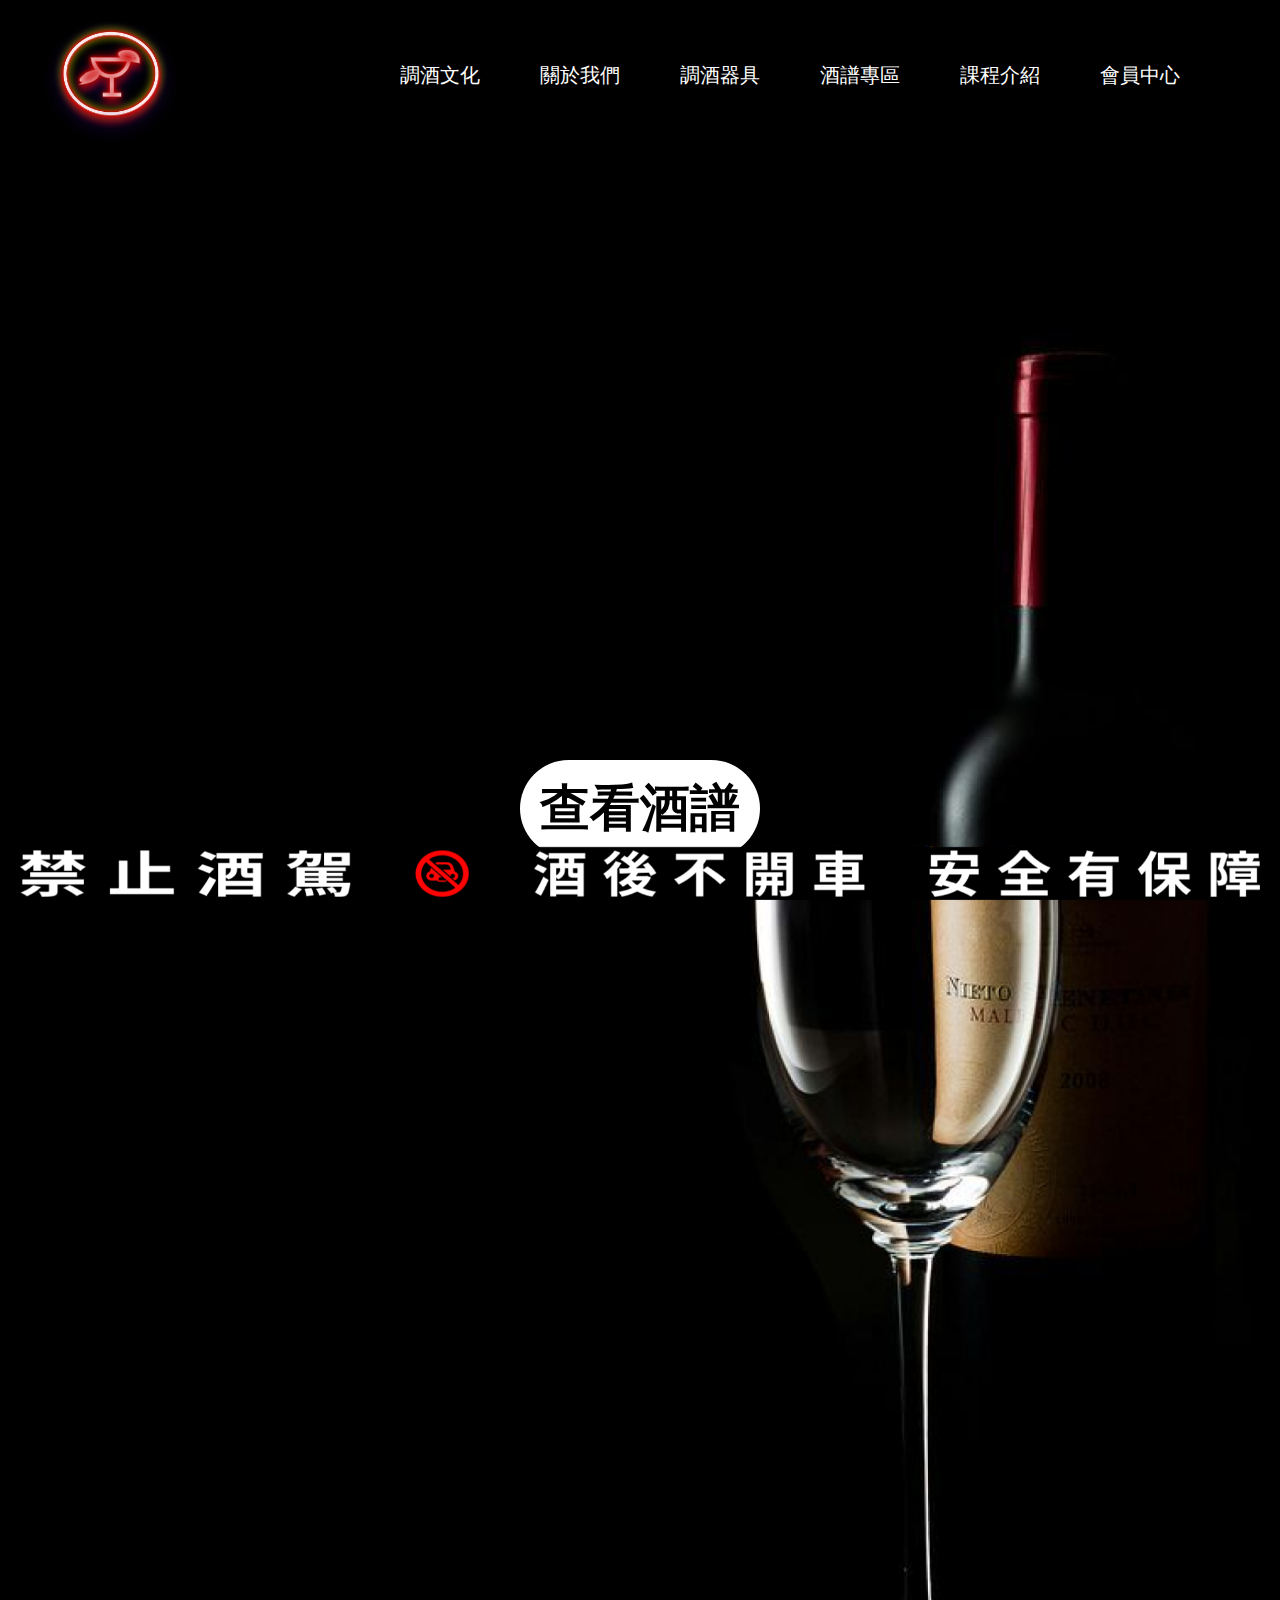
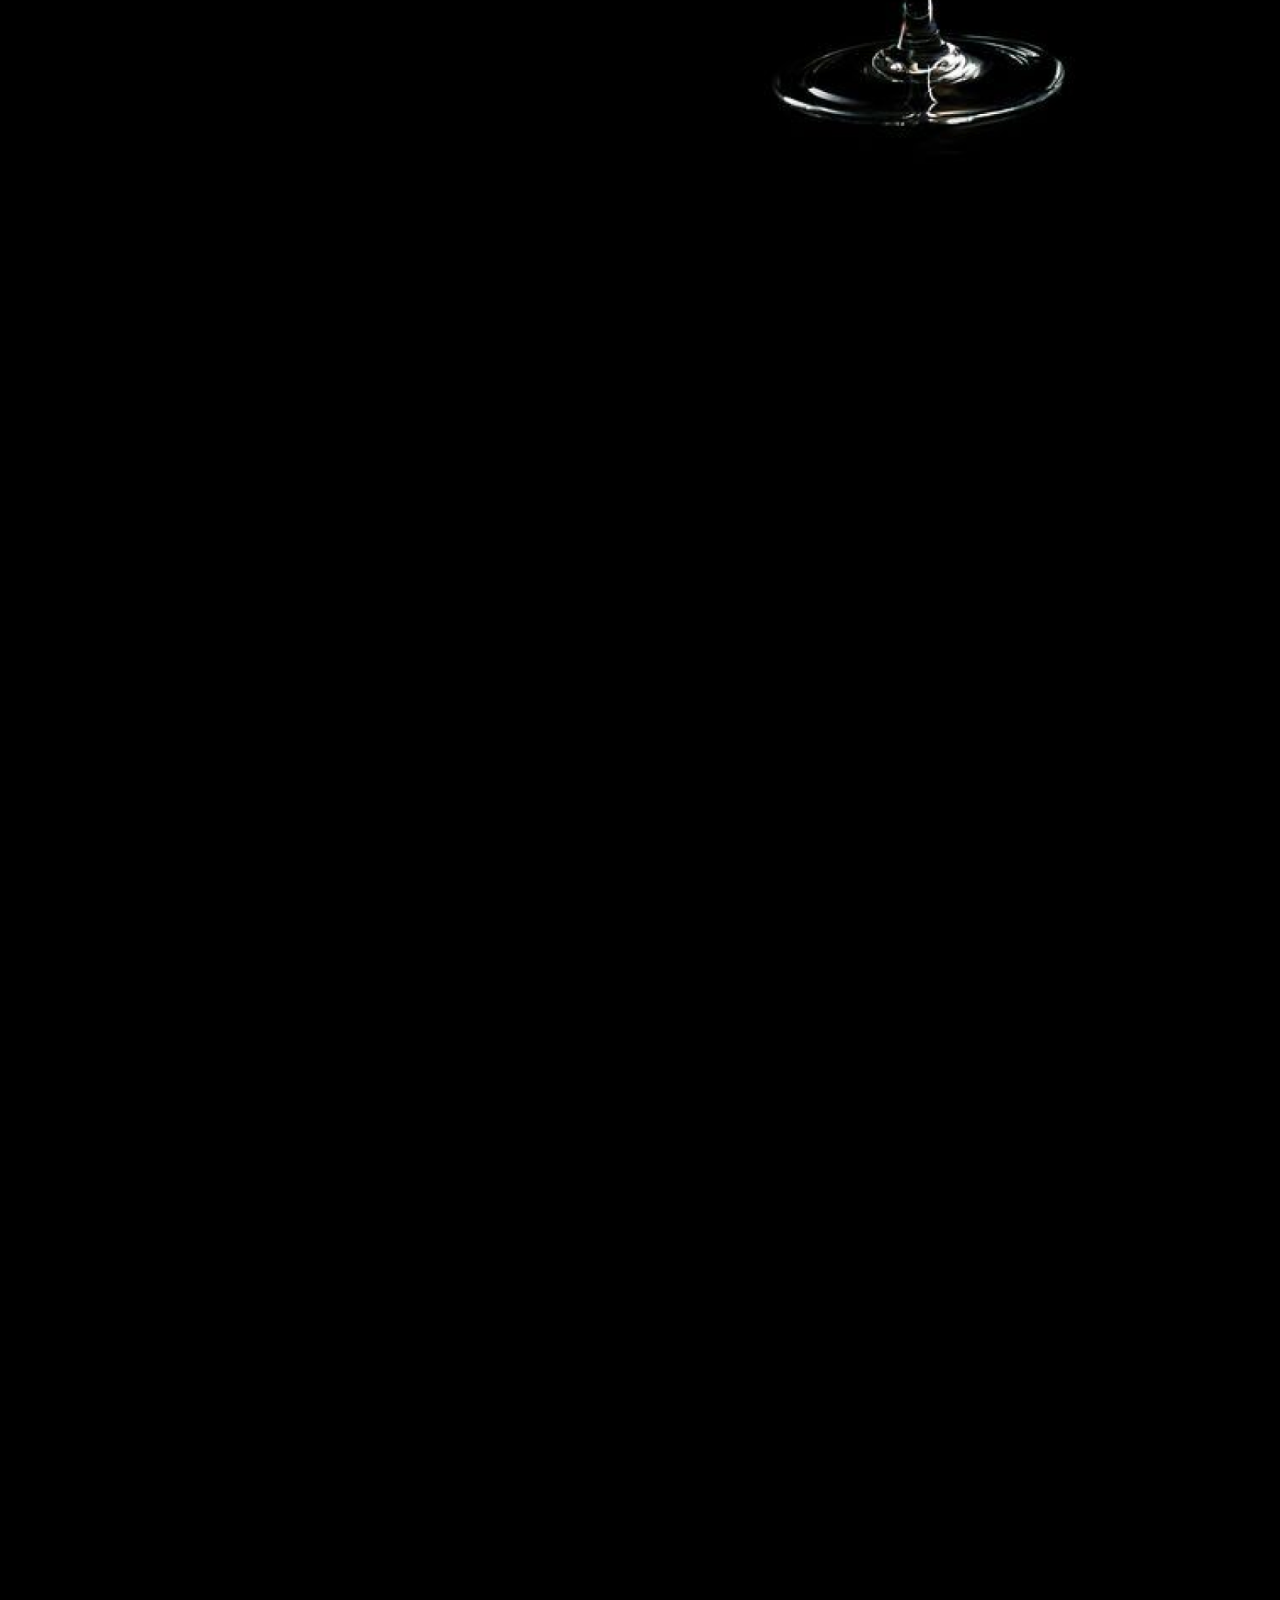
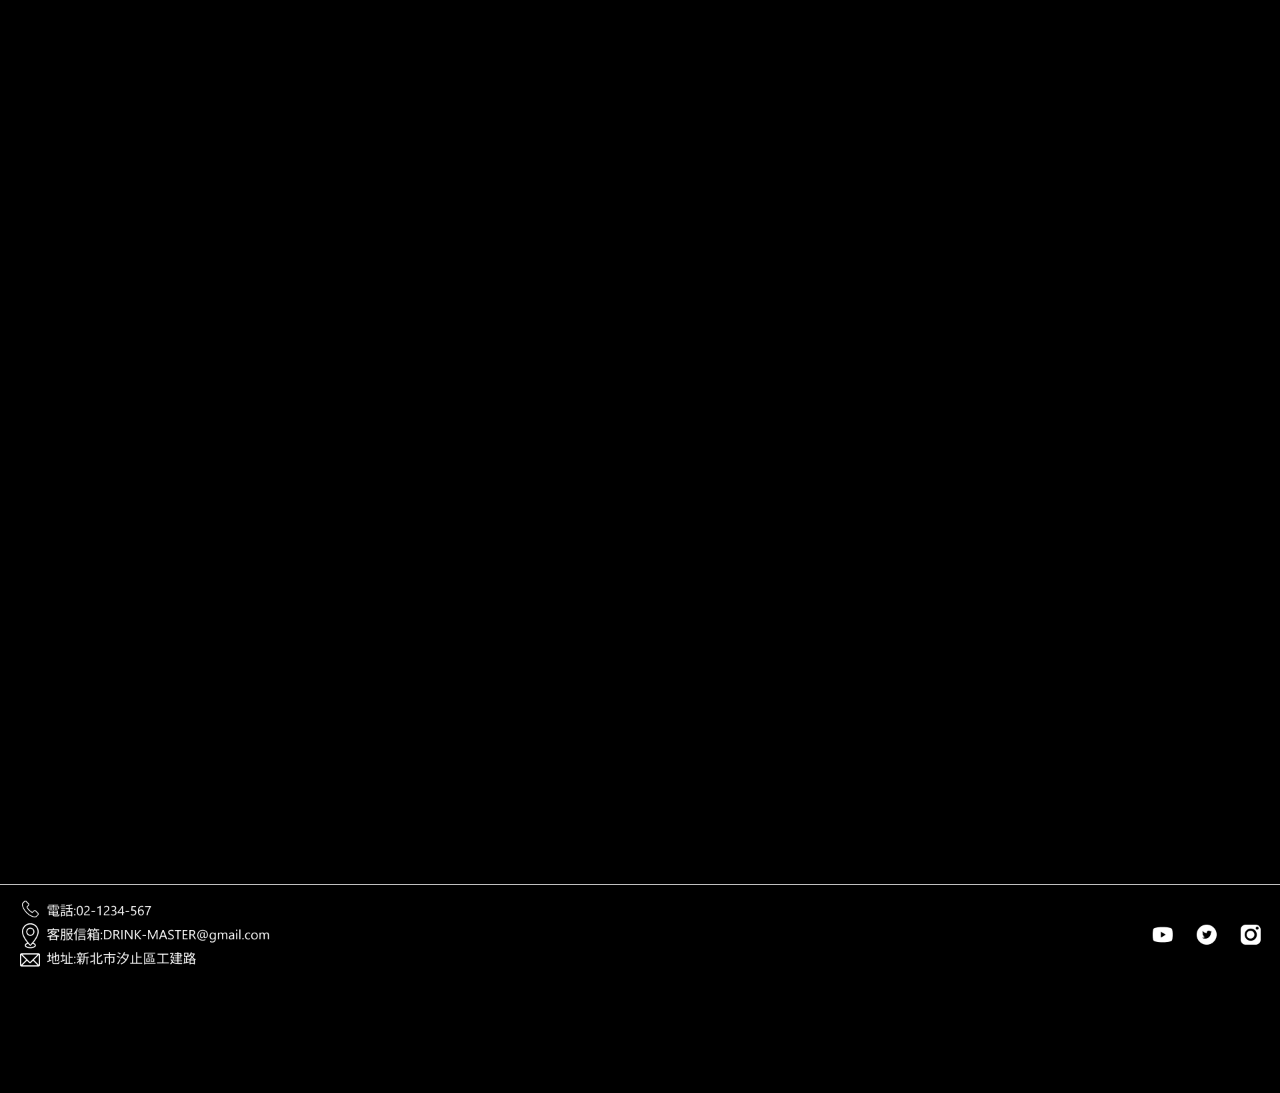
<file: index.html>
<!DOCTYPE html>
<html lang="en">
<head>
    <meta charset="UTF-8">
    <meta http-equiv="X-UA-Compatible" content="IE=edge">
    <meta name="viewport" content="width=device-width, initial-scale=1.0">
    <link rel="stylesheet" href="css/reset.css">
    <link href="https://unpkg.com/aos@2.3.1/dist/aos.css" rel="stylesheet">
    <link rel="stylesheet" href="css/index.css">
    <link rel="shortcut icon" type="image/png" href="img/Group 23.png">

    <title>Index</title>
</head>
<body>

    <!------------------- rwb漢堡線 ---------------->
    <div class="ham">
        <span class="bar1"></span>
        <span class="bar2"></span>
        <span class="bar3"></span>
    </div>
    
    <nav id="menu">
    
        <ul class="menu-list">
            <li><a href="culture.html">調酒文化</a></li>
            <li><a href="aboutus.html">關於我們</a></li>
            <li class="aaa"><a href="#">調酒器具 <img src="img/Group2.png" alt=""></a>
                    <li class="hidden">
                        <a href="tool.html">精選商品</a>
                    </li>
            </li>
            <li class="bbb"><a href="#">酒譜專區 <img src="img/Group2.png" alt=""></a>
                    <li class="hidden2">
                        <a href="Cocktail Recipe.html">本週熱門</a>
                    </li>
                    <li class="hidden2">
                        <a href="Cocktail Recipe.html">居家調酒</a>
                    </li>
                    <li class="hidden2">
                        <a href="Cocktail Recipe.html">專業調酒</a>
                    </li>
            </li>
            <li class="ccc"><a href="#">課程介紹 <img src="img/Group2.png" alt=""></a>
                    <li class="hidden3">
                        <a href="lesson.html">入門課程</a>
                    </li>
                    <li class="hidden3">
                        <a href="lesson.html">專業課程</a>
                    </li>
                    <li class="hidden3">
                        <a href="lesson.html">大師課程</a>
                    </li>
            </li>
            <li><a href="#">會員中心</a>
        </ul>
    </nav>

    <div class="salesmam">
        <a href="index.html"><img src="img/Group 66.png" alt=""></a>
    </div>

<!------------------- 選單 ---------------->
    <header>
        <span class="top">
            <a href="index.html" class="logo-link">
            <img src="img/Group 23.png" alt="" class="logo-link">
            </a>
                <ul>
                    <li><a href="culture.html">調酒文化</a></li>
                    <li><a href="aboutus.html">關於我們</a></li>
                    <li><a href="tool.html">調酒器具</a>
                    <ol>
                        <li>
                            <a href="tool.html">精選商品</a>
                        </li>
                    </ol>
                </li>
                    <li><a href="Cocktail Recipe.html">酒譜專區</a>
                    <ol>
                        <li>
                            <a href="Cocktail Recipe.html">本週熱門</a>
                        </li>
                        <li>
                            <a href="Cocktail Recipe.html">居家調酒</a>
                        </li>
                        <li>
                            <a href="Cocktail Recipe.html">專業調酒</a>
                        </li>
                    </ol>
                </li>
                    <li><a href="lesson.html">課程介紹</a>
                    <ol>
                        <li>
                            <a href="lesson.html">入門課程</a>
                        </li>
                        <li>
                            <a href="lesson.html">專業課程</a>
                        </li>
                        <li>
                            <a href="lesson.html">大師課程</a>
                        </li>
                    </ol>
                </li>

                    <li><a href="#">會員中心</a></li>
                </ul>
        </span>
    </header>
    
    <div class="slogan">
        <img src="img/slogan.png" alt="">
        <p><a href="Cocktail Recipe.html">查看酒譜</a></p>
    </div>
    <!------------------------------------------------ 中間段第一段-------------------------------------------------->
    <div data-aos="fade-up" data-aos-anchor-placement="top-bottom">
        
        <content class="edition wrapper-out" >
            <div class="title">
                <h1>精選酒譜</h1>
                <h2>SPEACIAL EDITION</h2>
                <span class="more">
                <p>本週熱門 Popular This Week</p>
                <a href="Cocktail Recipe.html">探索更多</a>
                </span>
            </div>

            <div class="cocktail">
                <ul>
                    
                        <li>
                            <div class="line">
                            <img src="img/index/French Martini.png"">
                            <p>法式馬丁尼 French Martini</p>
                            </div>
                        </li>
                    
                    <li>
                        <div class="line">
                        <img src="img/index/paper plane.png" alt="">
                        <p>紙飛機 Paper Plane</p>
                        </div>
                    </li>
                    <li>
                        <div class="line">
                        <img src="img/index/Tokaji.png" alt="">
                        <p>托卡伊冰茶 Tokaji</p>
                        </div>
                    </li>
                </ul>
            </div>
        </content>
            
    </div>

<!------------------------------------------------ 中間第二段 -------------------------------------------------->
    <div data-aos="fade-up" data-aos-anchor-placement="top-bottom">

        <content class="products wrapper-out">
            <div class="title2">
                <h1>熱門商品</h1>
                <h2>Popular Products</h2>
                <span class="more2">
                <p>本週熱門 Popular This Week</p>
                <a href="tool.html">探索更多</a>
                </span>
            </div>

            <div class="item">
                <ul>
                    <li>
                        <div class="line price">
                        <img src="img/index/eight.png" alt="">
                        <p>調酒器材 8 件組</p>
                        <P>NT$1880</P>
                        </div>
                    </li>
                    <li>
                        <div class="line price">
                        <img src="img/index/Group 150.png" alt="">
                        <p>三件式雪克杯</p>
                        <P>NT$590</P>
                        </div>
                    </li>
                    <li>
                        <div class="line">
                        <img src="img/index/Group 149.png" alt="">
                        <p>波士頓雪克杯（霧面）</p>
                        <P>NT$450</P>
                        <P>NT$500</P>
                        </div>
                    </li>
                </ul>
            </div>
        </content>

    </div>>

<!------------------------------------------------ 中間第三段 -------------------------------------------------->
    <div data-aos="fade-up" data-aos-anchor-placement="top-bottom">

        <content class="lesson wrapper-out">
            <div class="title3">
                <h1>準備好動手開始做了嗎?</h1>
                <h2>Just Do It !</h2>
                <span class="more3">
                <p>調酒課程 Bartending Course</p>
                <a href="lesson.html">探索更多</a>
                </span>
            </div>

            <div class="school">
                <ul>
                    <li>
                        <div class="line">
                        <img src="img/index/Mask group (1).png" alt="">
                        <p>入門課程</p>
                        </div>
                    </li>
                    <li>
                        <div class="line">
                        <img src="img/index/Southern Belle Cocktail 1.png" alt="">
                        <p>進階課程</p>
                        </div>
                    </li>
                    <li>
                        <div class="line">
                        <img id="first" src="img/index/Free Photo _ Bar tender pours cocktail from cocktail shaker into martini glass 1.png" alt="">
                        <img id="second" src="img/Mask group.png" alt="">
                        <p>大師課程</p>
                        </div>
                    </li>
                </ul>
            </div>
        </content>

    </div>

    <button id="scroll-to-top">
        <img class="first-pic" src="img/Group.png" alt="">
        <img class="second-pic" src="img/Group3.png" alt="">
    </button>
    

<!------------------------------------------------ 最後尾巴 -------------------------------------------------->

    <footer>
        <img src="img/footer.png" alt="">
    </footer>

    <!-- 猶豫要不要加社群媒體連結 -->

<!------------------------------------------------ 警告標語 -------------------------------------------------->

    <div class="warn">
        <img src="img/index/Group 25.png" alt="">
        </div>



<script src="https://unpkg.com/aos@2.3.1/dist/aos.js"></script>
<script src="https://ajax.googleapis.com/ajax/libs/jquery/3.6.0/jquery.min.js"></script>

<script>

    AOS.init();

  </script>

<script>
    $(".ham").click(function(){
        $(this).toggleClass("active");
        $(".menu-list").toggleClass("animate");
        
    })

    $(".aaa").click(function(){
        console.log(222)
        $(".hidden").toggleClass("woo");
    })
    $(".bbb").click(function(){
        console.log(222)
        $(".hidden2").toggleClass("woo");
    })

    $(".ccc").click(function(){
        console.log(222)
        $(".hidden3").toggleClass("woo");

    })

</script>

<script>
    var scrollToTopBtn = document.getElementById("scroll-to-top");

// 當網頁滾動時，判斷是否顯示返回頂部按鈕
window.onscroll = function() {
  if (document.body.scrollTop > 20 || document.documentElement.scrollTop > 20) {
    scrollToTopBtn.style.display = "block";
  } else {
    scrollToTopBtn.style.display = "none";
  }
}

// 當用戶點擊返回頂部按鈕時，網頁平滑滾動到頂部
scrollToTopBtn.addEventListener("click", function() {
  window.scrollTo({
    top: 0,
    behavior: "smooth"
  });
});

</script>

</body>
</html>
</file>
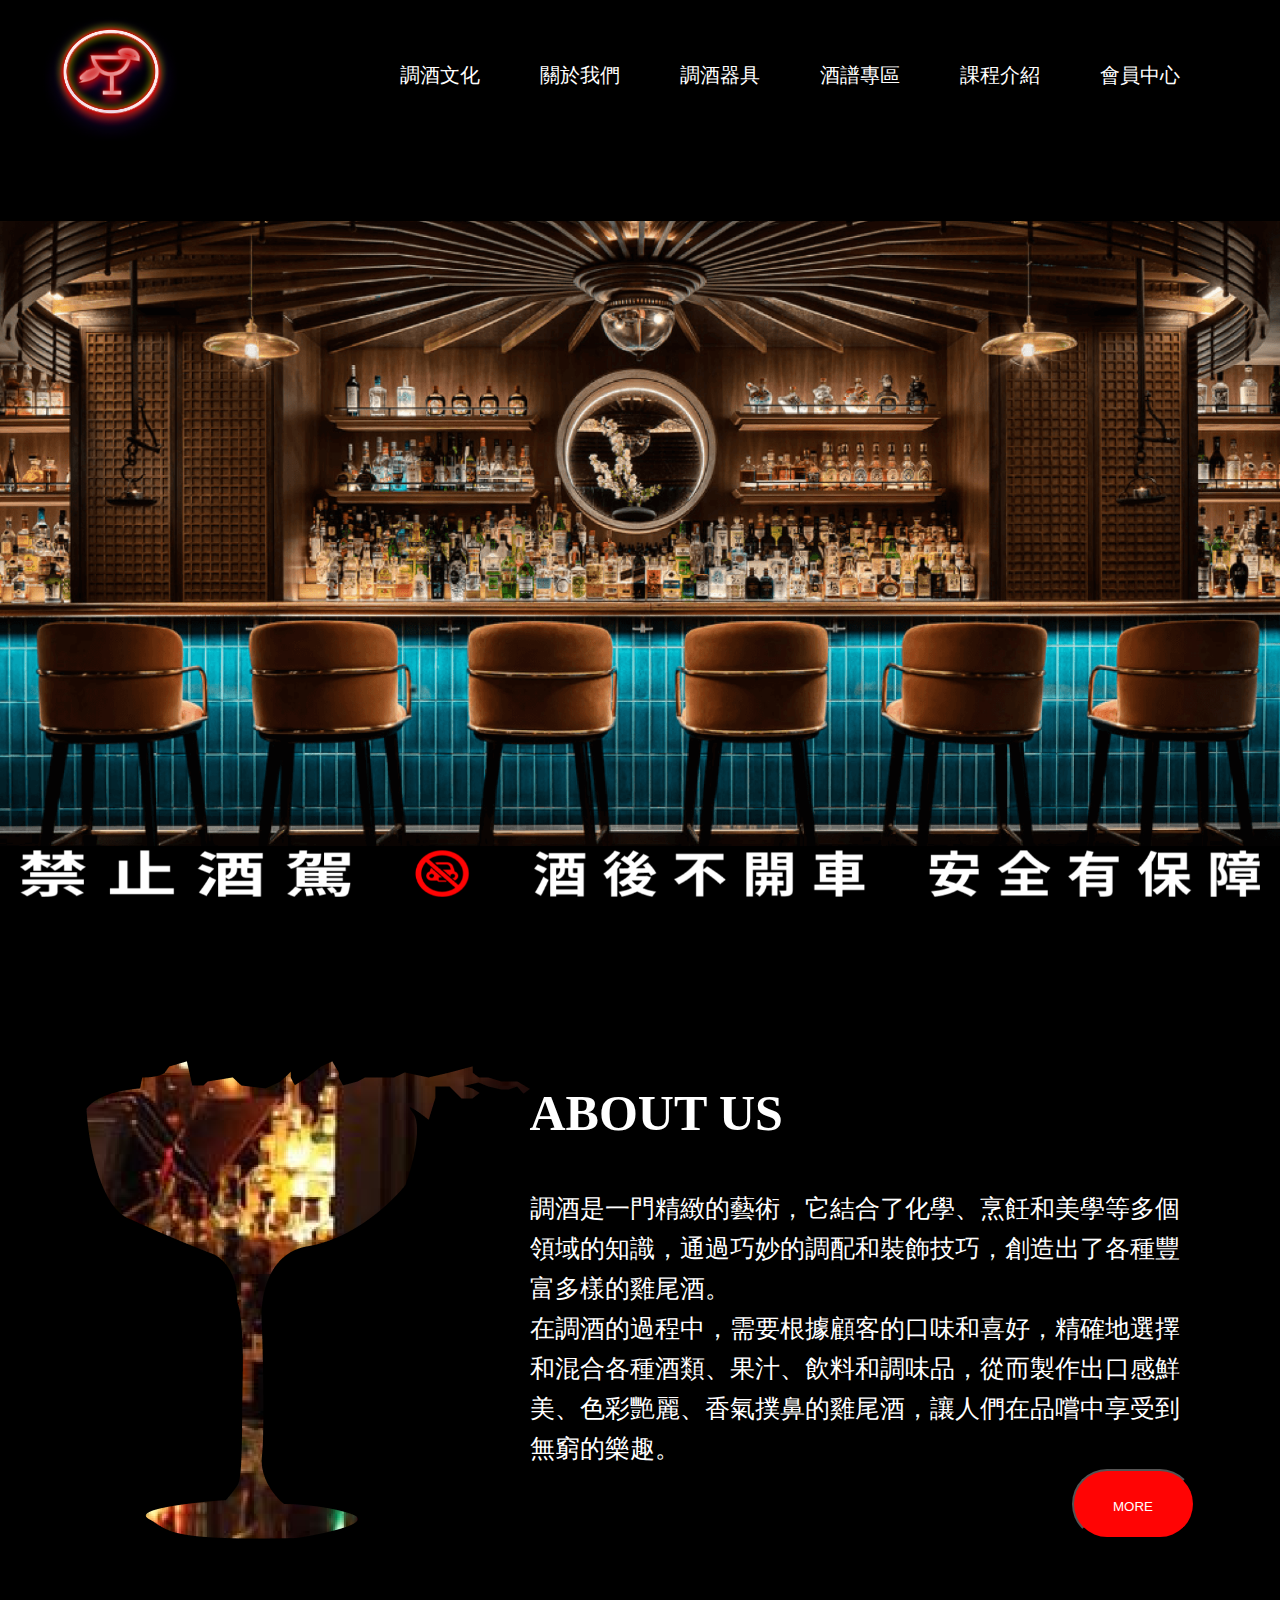
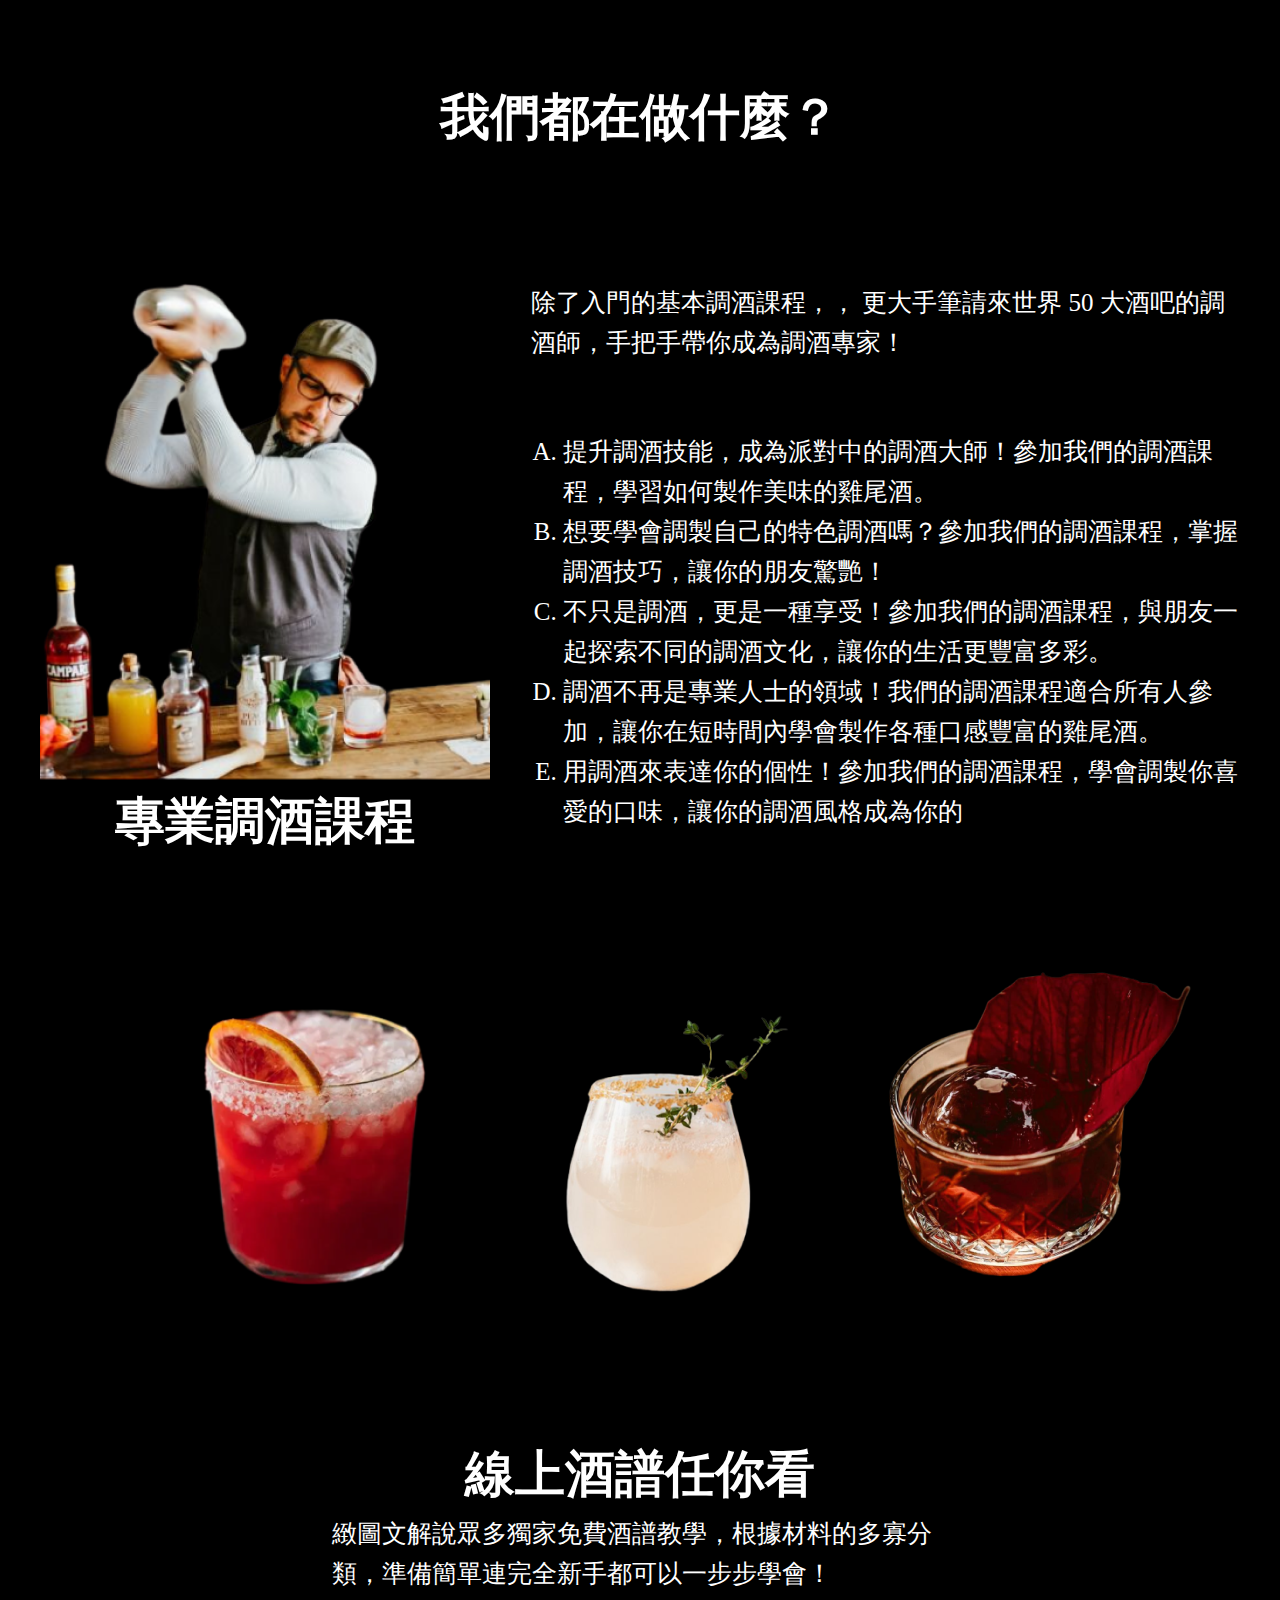
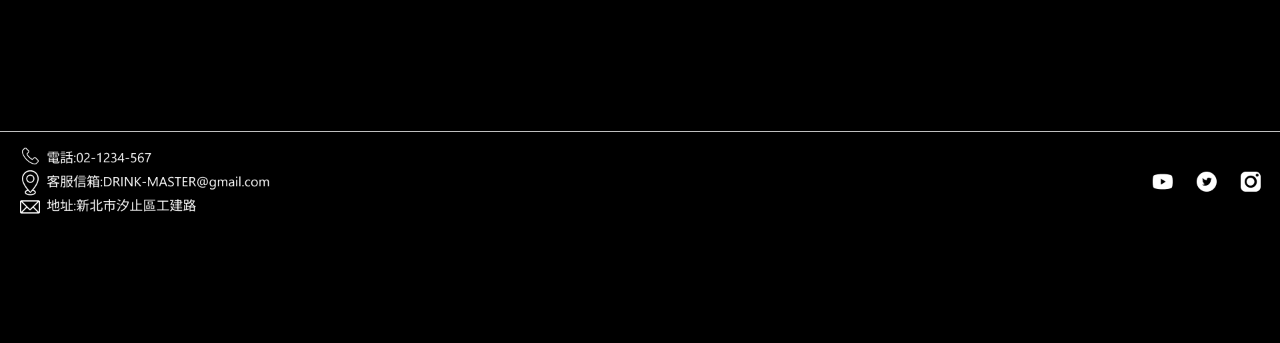
<file: aboutus.html>
<!DOCTYPE html>
<html lang="en">
<head>
    <meta charset="UTF-8">
    <meta http-equiv="X-UA-Compatible" content="IE=edge">
    <meta name="viewport" content="width=device-width, initial-scale=1.0">
    <link rel="stylesheet" href="css/reset.css">
    <link rel="stylesheet" href="css/aboutus.css">
    <link rel="shortcut icon" type="image/png" href="img/Group 23.png">
    <title>Aboit us</title>
</head>
<body>

    <!------------------- rwb漢寶線 ---------------->
    <div class="ham">
        <span class="bar1"></span>
        <span class="bar2"></span>
        <span class="bar3"></span>
    </div>
    
    <nav id="menu">
    
        <ul class="menu-list">
            <li><a href="culture.html">調酒文化</a></li>
            <li><a href="aboutus.html">關於我們</a></li>
            <li class="aaa"><a href="#">調酒器具 <img src="img/Group2.png" alt=""></a>
                    <li class="hidden">
                        <a href="tool.html">精選商品</a>
                    </li>
            </li>
            <li class="bbb"><a href="#">酒譜專區 <img src="img/Group2.png" alt=""></a>
                    <li class="hidden2">
                        <a href="Cocktail Recipe.html">本週熱門</a>
                    </li>
                    <li class="hidden2">
                        <a href="Cocktail Recipe.html">居家調酒</a>
                    </li>
                    <li class="hidden2">
                        <a href="Cocktail Recipe.html">專業調酒</a>
                    </li>
            </li>
            <li class="ccc"><a href="#">課程介紹 <img src="img/Group2.png" alt=""></a>
                    <li class="hidden3">
                        <a href="lesson.html">入門課程</a>
                    </li>
                    <li class="hidden3">
                        <a href="lesson.html">專業課程</a>
                    </li>
                    <li class="hidden3">
                        <a href="lesson.html">大師課程</a>
                    </li>
            </li>
            <li><a href="#">會員中心</a>
        </ul>
    </nav>

    <div class="salesmam">
        <a href="index.html"><img src="img/Group 66.png" alt=""></a>
    </div>

<!------------------- 選單 ---------------->

    <header>
        <span class="top">
            <a href="index.html" class="logo-link">
                <img src="img/Group 23.png" alt="">
            </a>
            <ul>
                <li><a href="culture.html">調酒文化</a></li>
                <li><a href="aboutus.html">關於我們</a></li>
                <li><a href="tool.html">調酒器具</a>
                <ol>
                    <li>
                        <a href="tool.html">精選商品</a>
                    </li>
                </ol>
            </li>
                <li><a href="Cocktail Recipe.html">酒譜專區</a>
                <ol>
                    <li>
                        <a href="Cocktail Recipe.html">本週熱門</a>
                    </li>
                    <li>
                        <a href="Cocktail Recipe.html">居家調酒</a>
                    </li>
                    <li>
                        <a href="Cocktail Recipe.html">專業調酒</a>
                    </li>
                </ol>
            </li>
                <li><a href="lesson.html">課程介紹</a>
                <ol>
                    <li>
                        <a href="lesson.html">入門課程</a>
                    </li>
                    <li>
                        <a href="lesson.html">專業課程</a>
                    </li>
                    <li>
                        <a href="lesson.html">大師課程</a>
                    </li>
                </ol>
            </li>

                <li><a href="#">會員中心</a></li>
            </ul>
        </span>
    
    </header>

<!------------------------------------------------ 上面大圖 -------------------------------------------------->


    <div class="bar">
        <img src="img/aboutus-img.png" alt="">
    </div>

    
<!------------------------------------------------ main -------------------------------------------------->

<div class="main">
    <div class="pic">
    <img src="img/aboutus-glass.png" alt="">
    </div>
    <div class="text">
        <h1>ABOUT US</h1>
        <div class="words">
            <p>
            調酒是一門精緻的藝術，它結合了化學、烹飪和美學等多個領域的知識，通過巧妙的調配和裝飾技巧，創造出了各種豐富多樣的雞尾酒。
            <br>在調酒的過程中，需要根據顧客的口味和喜好，精確地選擇和混合各種酒類、果汁、飲料和調味品，從而製作出口感鮮美、色彩艷麗、香氣撲鼻的雞尾酒，讓人們在品嚐中享受到無窮的樂趣。
            <br>我們希望可以讓更多的人了解調酒的魅力以及他多的藝術性，讓他成為像品茶依樣適合大眾的休閒活動。註:但是要先成年喔!
            </p>
            <div class="btn">
                <button>MORE</button>
            </div>
        </div>
    </div>
    <!-- <div class="btn">
    <button>MORE</button>
    </div> -->
</div>

<!------------------------------------------------ section -------------------------------------------------->

<h1>我們都在做什麼？</h1>

<div class="section">
    <div class="learn">
        <div class="man">
            <img src="img/bartender.png" alt="">
            <h1>專業調酒課程</h1>
        </div>

        <div class="ad">
            <p>除了入門的基本調酒課程，， 更大手筆請來世界 50 大酒吧的調酒師，手把手帶你成為調酒專家！</p>
            <ul>
                <li>提升調酒技能，成為派對中的調酒大師！參加我們的調酒課程，學習如何製作美味的雞尾酒。</li>
                <li>想要學會調製自己的特色調酒嗎？參加我們的調酒課程，掌握調酒技巧，讓你的朋友驚艷！</li>
                <li>不只是調酒，更是一種享受！參加我們的調酒課程，與朋友一起探索不同的調酒文化，讓你的生活更豐富多彩。</li>
                <li>調酒不再是專業人士的領域！我們的調酒課程適合所有人參加，讓你在短時間內學會製作各種口感豐富的雞尾酒。</li>
                <li>用調酒來表達你的個性！參加我們的調酒課程，學會調製你喜愛的口味，讓你的調酒風格成為你的</li>
            </ul>
        </div>
    </div>

 

    <div class="drink">
        <a href="Cocktail Recipe.html" class="Recipe-link">
            <img src="img/Blood_Orange.png" alt="">
        </a>
        <a href="Cocktail Recipe.html" class="Recipe-link">
            <img src="img/Sparkling_Greyhound_Cocktail.png" alt="">
        </a>
        <a href="Cocktail Recipe.html" class="Recipe-link">
            <img src="img/A_cocktail.png" alt="">
        </a>
        <h1>線上酒譜任你看</h1>
        <p>緻圖文解說眾多獨家免費酒譜教學，根據材料的多寡分類，準備簡單連完全新手都可以一步步學會！</p>
    </div>

</div>

<button id="scroll-to-top">
    <img class="first-pic" src="img/Group.png" alt="">
    <img class="second-pic" src="img/Group3.png" alt="">
</button>

<!------------------------------------------------ 最後尾巴 -------------------------------------------------->

    <footer>
        <img src="img/footer.png" alt="">
    </footer>

    <!-- 猶豫要不要加社群媒體連結 -->

<!------------------------------------------------ 警告標語 -------------------------------------------------->

    <div class="warn">
        <img src="img/index/Group 25.png" alt="">
        </div>

        


<script src="https://code.jquery.com/jquery-3.6.0.min.js"></script>

<script>
    $(function(){
        let is_height = 0;

        $(".btn").click(function(){
            // console.log(222)
             if(is_height == 0){
                $(".words").find("p").animate({height:"400px"},1000)
                is_height = 1;
            }else{
                $(".words").find("p").animate({height:"280px"},1000)
                is_height = 0;
            }   
        });
    });
</script>

<script>
    $(".ham").click(function(){
        $(this).toggleClass("active");
        $(".menu-list").toggleClass("animate");
        
    })

    $(".aaa").click(function(){
        console.log(222)
        $(".hidden").toggleClass("woo");
    })
    $(".bbb").click(function(){
        console.log(222)
        $(".hidden2").toggleClass("woo");
    })

    $(".ccc").click(function(){
        console.log(222)
        $(".hidden3").toggleClass("woo");

    })

</script>

<script>
    var scrollToTopBtn = document.getElementById("scroll-to-top");

// 當網頁滾動時，判斷是否顯示返回頂部按鈕
window.onscroll = function() {
  if (document.body.scrollTop > 20 || document.documentElement.scrollTop > 20) {
    scrollToTopBtn.style.display = "block";
  } else {
    scrollToTopBtn.style.display = "none";
  }
}

// 當用戶點擊返回頂部按鈕時，網頁平滑滾動到頂部
scrollToTopBtn.addEventListener("click", function() {
  window.scrollTo({
    top: 0,
    behavior: "smooth"
  });
});
</script>
</body>
</html>
</file>
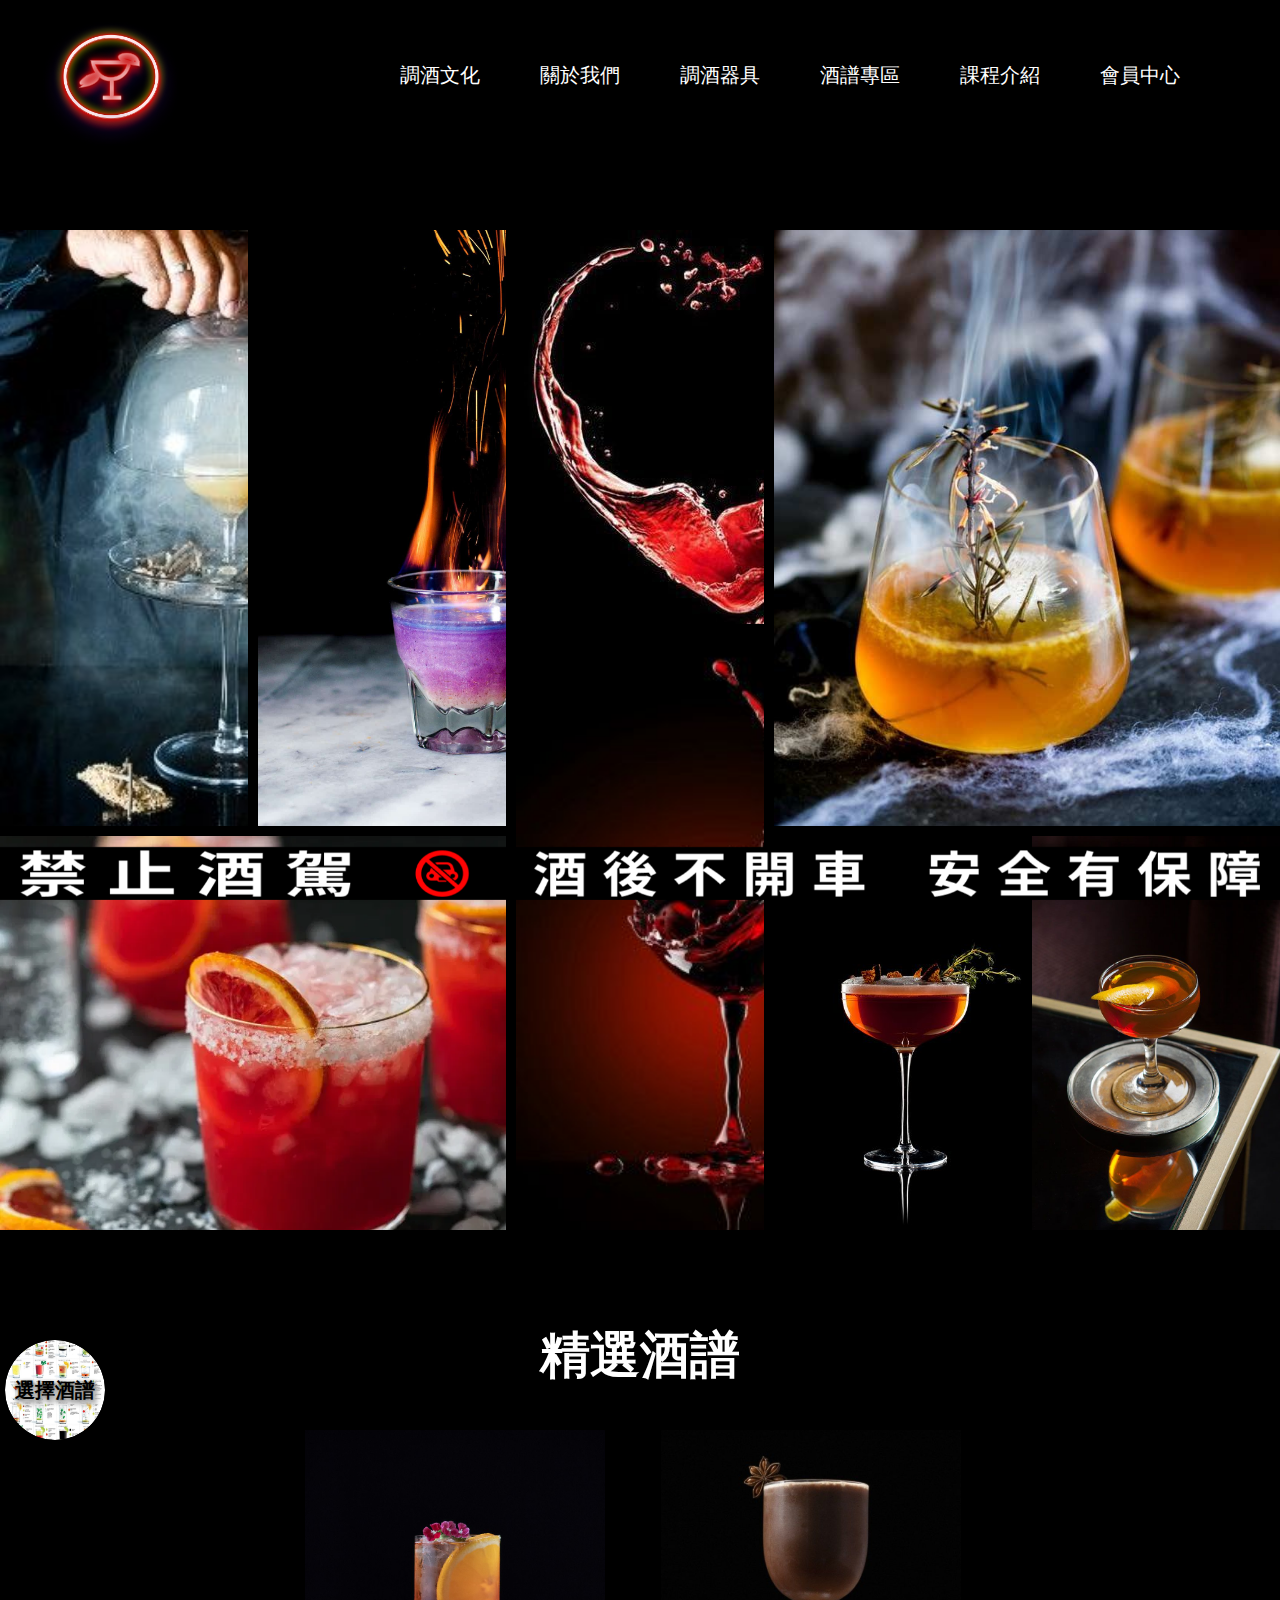
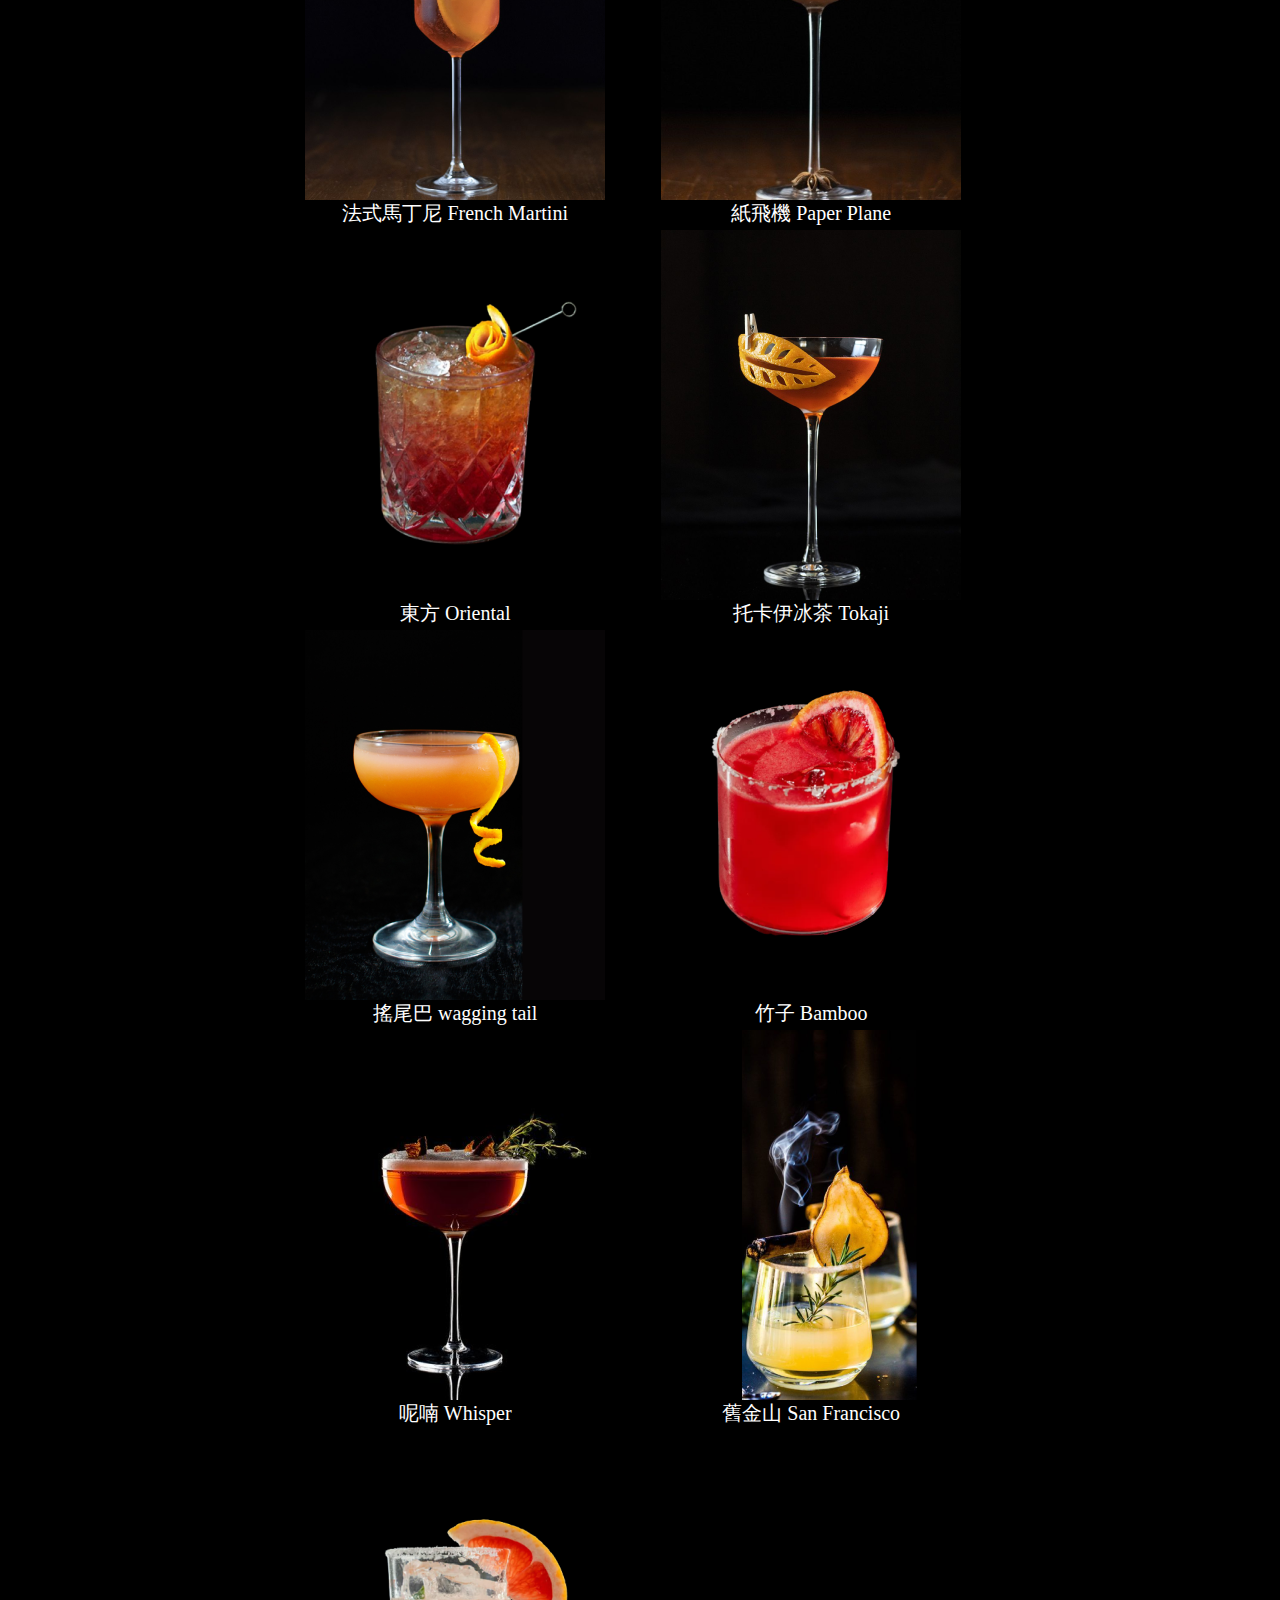
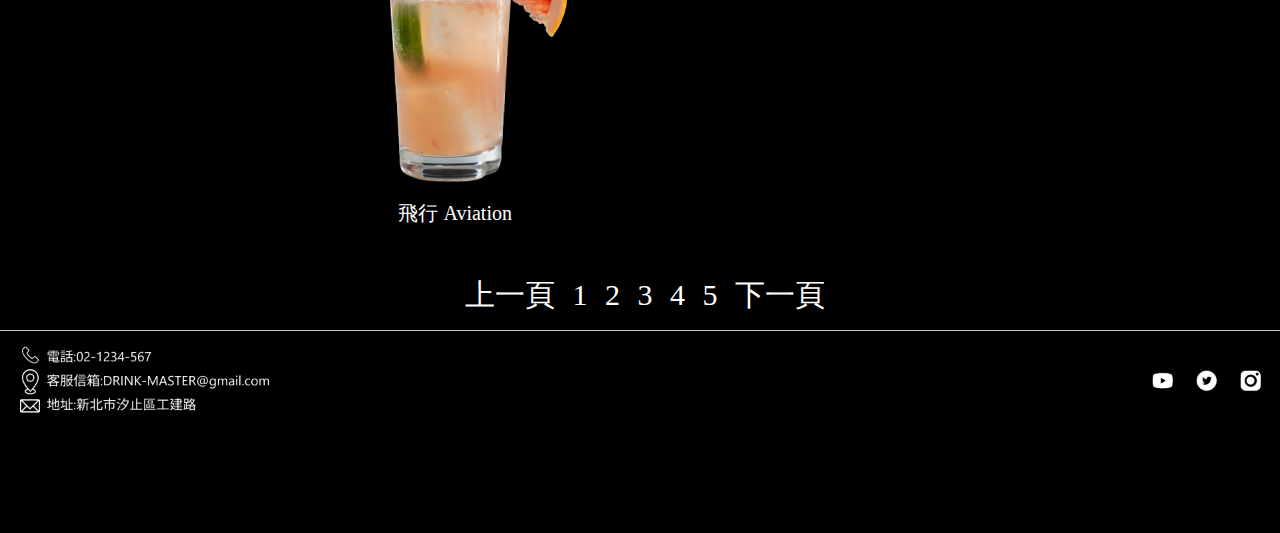
<file: Cocktail Recipe.html>
<!DOCTYPE html>
<html lang="en">
<head>
    <meta charset="UTF-8">
    <meta http-equiv="X-UA-Compatible" content="IE=edge">
    <meta name="viewport" content="width=device-width, initial-scale=1.0">
    <link rel="stylesheet" href="css/reset.css">
    <link rel="stylesheet" href="css/Cocktail Recipe.css">
    <title>Document</title>
</head>
<body>

    <!------------------- rwb漢堡線 ---------------->
        <div class="ham">
            <span class="bar1"></span>
            <span class="bar2"></span>
            <span class="bar3"></span>
        </div>
        
        <nav id="menu">
        
            <ul class="menu-list">
                <li><a href="culture.html">調酒文化</a></li>
                <li><a href="aboutus.html">關於我們</a></li>
                <li class="aaa"><a href="#">調酒器具 <img src="img/Group2.png" alt=""></a>
                        <li class="hidden">
                            <a href="tool.html">精選商品</a>
                        </li>
                </li>
                <li class="bbb"><a href="#">酒譜專區 <img src="img/Group2.png" alt=""></a>
                        <li class="hidden2">
                            <a href="Cocktail Recipe.html">本週熱門</a>
                        </li>
                        <li class="hidden2">
                            <a href="Cocktail Recipe.html">居家調酒</a>
                        </li>
                        <li class="hidden2">
                            <a href="Cocktail Recipe.html">專業調酒</a>
                        </li>
                </li>
                <li class="ccc"><a href="#">課程介紹 <img src="img/Group2.png" alt=""></a>
                        <li class="hidden3">
                            <a href="lesson.html">入門課程</a>
                        </li>
                        <li class="hidden3">
                            <a href="lesson.html">專業課程</a>
                        </li>
                        <li class="hidden3">
                            <a href="lesson.html">大師課程</a>
                        </li>
                </li>
                <li><a href="#">會員中心</a>
            </ul>
        </nav>
    
        <div class="salesmam">
            <a href="index.html"><img src="img/Group 66.png" alt=""></a>
        </div>
    
    <!------------------- 選單 ---------------->

    <header>
        <span class="top">
            <a href="index.html" class="logo-link">
            <img src="img/Group 23.png" alt="">
            </a>
            <ul>
                <li><a href="culture.html">調酒文化</a></li>
                <li><a href="aboutus.html">關於我們</a></li>
                <li><a href="tool.html">調酒器具</a>
                <ol>
                    <li>
                        <a href="tool.html">精選商品</a>
                    </li>
                </ol>
            </li>
                <li><a href="Cocktail Recipe.html">酒譜專區</a>
                <ol>
                    <li>
                        <a href="Cocktail Recipe.html">本週熱門</a>
                    </li>
                    <li>
                        <a href="Cocktail Recipe.html">居家調酒</a>
                    </li>
                    <li>
                        <a href="Cocktail Recipe.html">專業調酒</a>
                    </li>
                </ol>
            </li>
                <li><a href="lesson.html">課程介紹</a>
                <ol>
                    <li>
                        <a href="lesson.html">入門課程</a>
                    </li>
                    <li>
                        <a href="lesson.html">專業課程</a>
                    </li>
                    <li>
                        <a href="lesson.html">大師課程</a>
                    </li>
                </ol>
            </li>

                <li><a href="#">會員中心</a></li>
            </ul>
        </span>
    
    </header>

    <!-------------------------------------- 不一樣 -------------------------------->

    <div class="background">
        <div class="one">
            <!-- <img src="img/cocktail/12 of the world's most unusual cocktails _ CNN.jfif" alt=""> -->
        </div>
        <div class="two">
            <!-- <img src="img/cocktail/The Phoenix Cocktail - A Color Changing Shimmery Cocktail.jfif" alt=""> -->
        </div>
        <div class="three">
            <!-- <img src="img/cocktail/下載.jfif" alt=""> -->
        </div>
        <div class="four">
            <!-- <img src="img/cocktail/This Hot Pink Margarita is Surprisingly Strong.png" alt=""> -->
        </div>
        <div class="five">
            <!-- <img src="img/cocktail/This Lesser-Known Wine Is Trending For Winter.jfif" alt=""> -->
        </div>
        <div class="six">
            <!-- <img src="img/cocktail/Thyme & Honey.jfif" alt=""> -->
        </div>
        <div class="seven">
            <!-- <img src="img/cocktail/下載.jfif" alt=""> -->
        </div>
        <div class="eight">
            <!-- <img src="img/cocktail/下載.jfif" alt=""> -->
        </div>
    </div>

    <!-------------------------------------- 不一樣 -------------------------------->
    <div class="sky">
    <nav>
        <div class="beside">
            <ul>
                <li><a href="">本週熱門</a></li>
                <li><a href="">居家調酒</a></li>
                <li><a href="">專業調酒</a></li>
                <li><a href="">Vodka</a></li>
                <li><a href="">Whisky</a></li>
            </ul>
        </div>
        <div class="open">
            <div class="btn">選擇酒譜</div>
        </div>
    </nav>
    </div>

    <!-------------------------------------- 不一樣 -------------------------------->
            <div class="nothing">
                <h1>精選酒譜</h1>
                <div class="eat">
                    <ul>
                        <li><a href="">本週熱門</a></li>
                        <li><a href="">居家調酒</a></li>
                        <li><a href="">專業調酒</a></li>
                        <li><a href="">Vodka</a></li>
                        <li><a href="">Whisky</a></li>
                    </ul>
                </div>
            </div>
                    <div class="recipe">
                    <ul>
                        <li>
                            <img src="img/cocktail1.png" alt="" class="clickable-image">
                            <p>法式馬丁尼 French Martini</p>
                        </li>
                        <li>
                            <img src="img/cocktail2.png" alt="">
                            <p>紙飛機 Paper Plane</p>
                        </li>
                        <li>
                            <img src="img/cocktail3.png">
                            <p>東方 Oriental</p>
                        </li>
                        <li>
                            <img src="img/cocktail4.png" alt="">
                            <p>托卡伊冰茶 Tokaji</p>
                        </li>
                        <li>
                            <img src="img/cocktail5.png" alt="">
                            <p>搖尾巴 wagging tail</p>
                        </li>
                        <li>
                            <img src="img/cocktail6.png" alt="">
                            <p>竹子 Bamboo</p>
                        </li>
                        <li>
                            <img src="img/cocktail7.png" alt="">
                            <p>呢喃 Whisper</p>
                        </li>
                        <li>
                            <img src="img/cocktail8.png" alt="">
                            <p>舊金山 San Francisco</p>
                        </li>
                        <li>
                            <img src="img/cocktail9.png" alt="">
                            <p>飛行 Aviation</p>
                        </li>
                    </ul>
                </div>


                <div class="bbg" id="popup">

                    <div class="text-recipe" >
                        <div class="pic-recipe">
                            <img src="img/cocktail1.png" alt="">
                        </div>
                        <ul>
                            <li>材料比例</li>
                            <li>琴酒 60 ml</li>
                            <li>法式茴香酒 	2 tsp</li>
                            <li>現榨檸檬汁 20 ml</li>
                            <li>純糖漿 20 ml</li>
                            <li>薄荷葉 	6 株</li>
                            <li>作法：
                                <br>
                                １．雪克杯放入薄荷葉，加入檸檬汁與糖漿用搗棒壓出香氣。
                                <br>
                                ２．加入兩種酒及冰塊，搖盪均勻。
                                <br>
                                ３．濾掉冰塊，將酒液倒入冰鎮過的馬丁尼杯。
                                <br>
                                <br>
                                建議裝飾物：薄荷葉&檸檬片
                            </li>
                        </ul>

                    </div>

                </div>

            <!-------------------------- 屁股~ -------------------------->

            <div class="numb">
                <a href="">上一頁</a>
                <a href="">1</a>
                <a href="">2</a>
                <a href="">3</a>
                <a href="">4</a>
                <a href="">5</a>
                <a href="">下一頁</a>
            </div>


    <button id="scroll-to-top">
        <img class="first-pic" src="img/Group.png" alt="">
        <img class="second-pic" src="img/Group3.png" alt="">
    </button>

    <!------------------------------------------------ 最後尾巴 -------------------------------------------------->

    <footer>
        <img src="img/footer.png" alt="">
    </footer>

    <!-- 猶豫要不要加社群媒體連結 -->

    <!------------------------------------------------ 警告標語 -------------------------------------------------->

    <div class="warn">
        <img src="img/index/Group 25.png" alt="">
        </div>


    <script src="https://code.jquery.com/jquery-3.6.0.min.js"></script>
    <script>
        $(function(){
            $(".btn").click(function(){
                // console.log(222)
                $("nav").toggleClass("in")
            });

            // $(".open a").click(function(){
            //     $("nav").removeClass("in")
            // });
        });
    </script>

    <script>
        $(".ham").click(function(){
            $(this).toggleClass("active");
            $(".menu-list").toggleClass("animate");
            
        })

        $(".aaa").click(function(){
            console.log(222)
            $(".hidden").toggleClass("woo");
        })
        $(".bbb").click(function(){
            console.log(222)
            $(".hidden2").toggleClass("woo");
        })

        $(".ccc").click(function(){
            console.log(222)
            $(".hidden3").toggleClass("woo");

        })

    </script>

    <script>
        var scrollToTopBtn = document.getElementById("scroll-to-top");

    // 當網頁滾動時，判斷是否顯示返回頂部按鈕
    window.onscroll = function() {
    if (document.body.scrollTop > 20 || document.documentElement.scrollTop > 20) {
        scrollToTopBtn.style.display = "block";
    } else {
        scrollToTopBtn.style.display = "none";
    }
    }

    // 當用戶點擊返回頂部按鈕時，網頁平滑滾動到頂部
    scrollToTopBtn.addEventListener("click", function() {
    window.scrollTo({
        top: 0,
        behavior: "smooth"
    });
    });
    </script>

    <script>
    // 當用戶點擊照片，跳出酒譜詳情
    const clickableImage = document.querySelector('.clickable-image');
    const popup = document.getElementById('popup');

    clickableImage.addEventListener('click', (event) => {
        event.stopPropagation(); // 阻止點擊事件傳播到螢幕上
        popup.classList.add('popup'); // 添加 popup 類別
    });

    // 添加點擊事件監聽器到整個螢幕
    document.addEventListener('click', (event) => {
        const isClickInsidePopup = popup.contains(event.target);
        if (!isClickInsidePopup) {
            popup.classList.remove('popup'); // 移除 popup 類別
        }
    });
    </script>
</body>
</html>
</file>
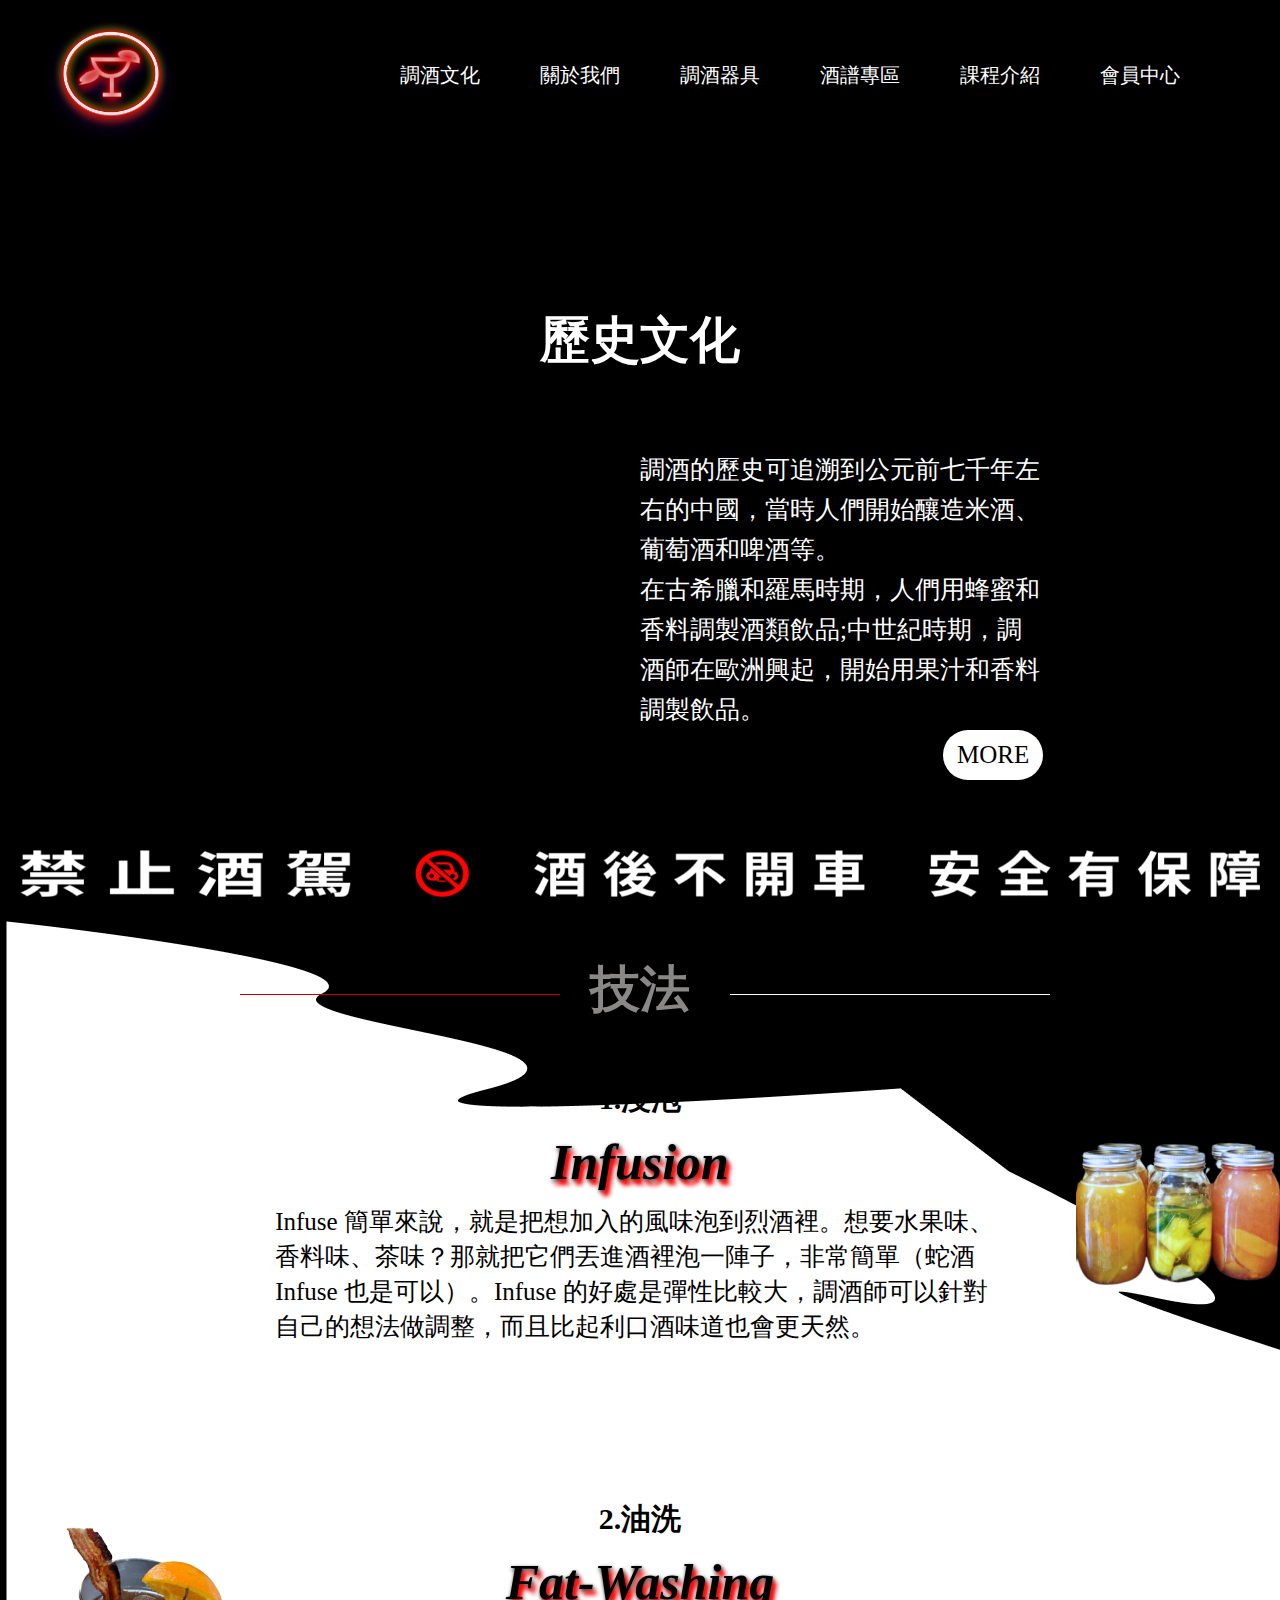
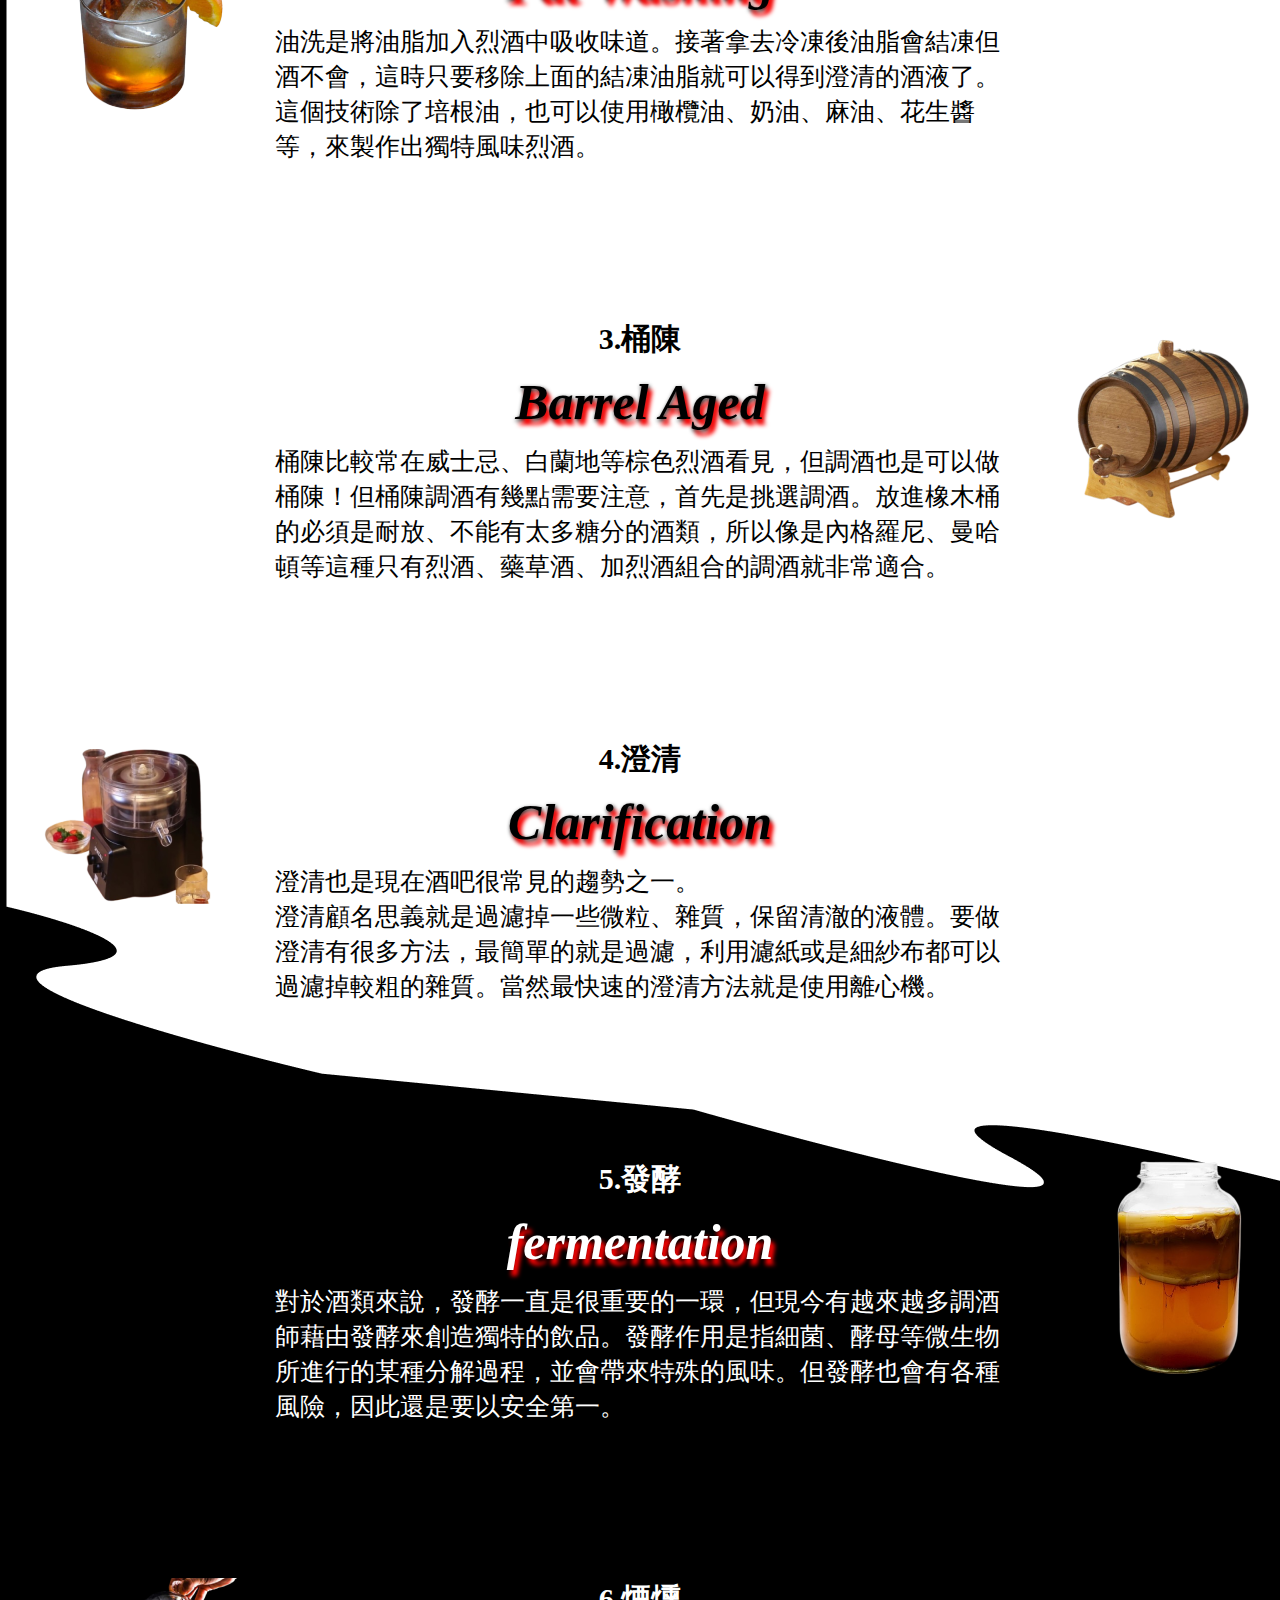
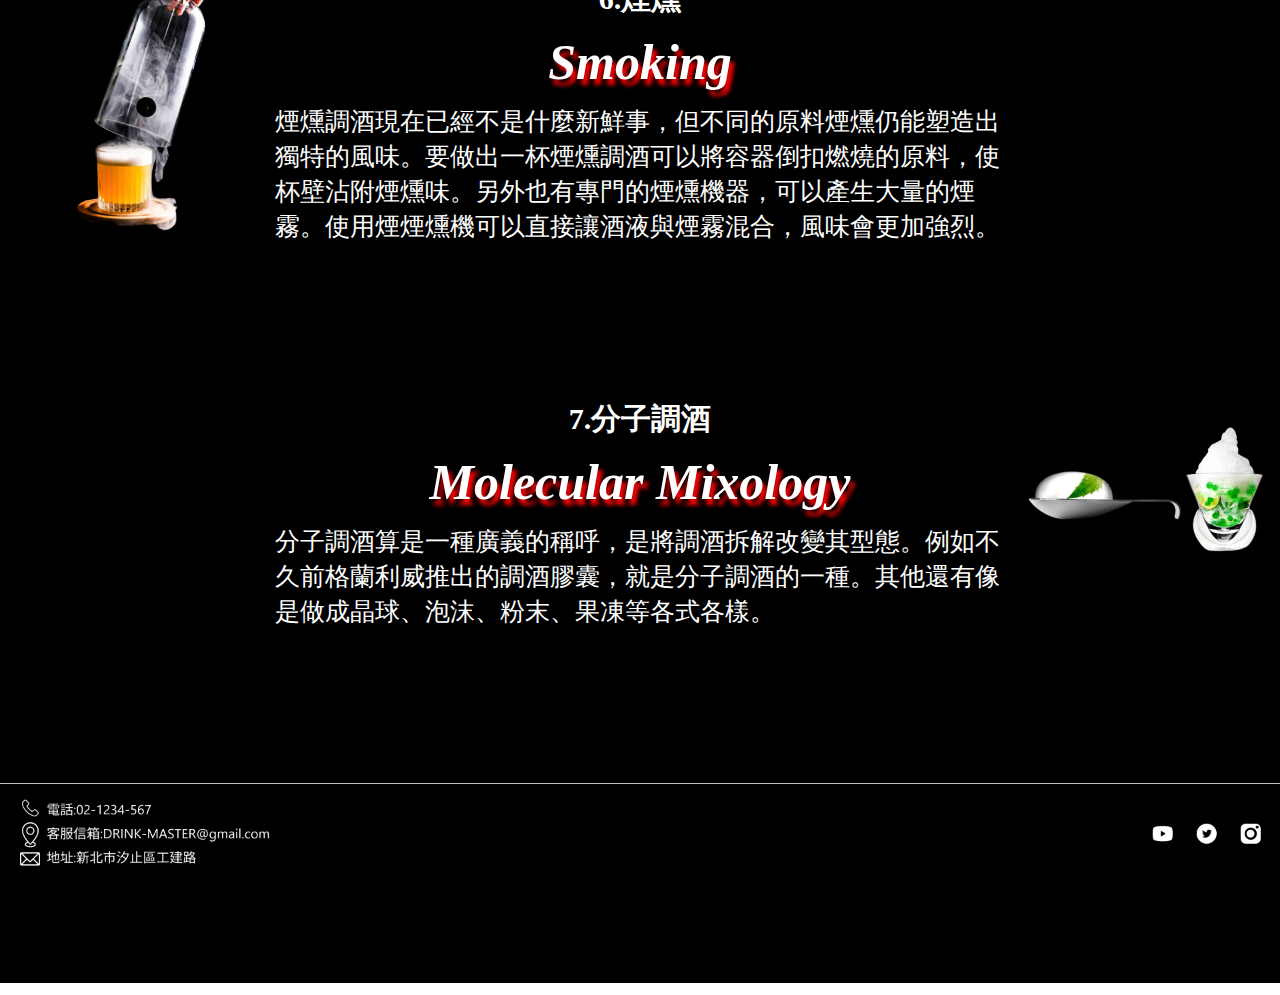
<file: culture.html>
<!DOCTYPE html>
<html lang="en">
<head>
    <meta charset="UTF-8">
    <meta http-equiv="X-UA-Compatible" content="IE=edge">
    <meta name="viewport" content="width=device-width, initial-scale=1.0">
    <link rel="stylesheet" href="css/reset.css">
    <link rel="stylesheet" href="css/culture.css">
    <link rel="shortcut icon" type="image/png" href="img/Group 23.png">
    <title>Culture</title>
</head>
<body>

        <!------------------- rwb漢堡線 ---------------->
        <div class="ham">
            <span class="bar1"></span>
            <span class="bar2"></span>
            <span class="bar3"></span>
        </div>
        
        <nav id="menu">
        
            <ul class="menu-list">
                <li><a href="culture.html">調酒文化</a></li>
                <li><a href="aboutus.html">關於我們</a></li>
                <li class="aaa"><a href="#">調酒器具 <img src="img/Group2.png" alt=""></a>
                        <li class="hidden">
                            <a href="tool.html">精選商品</a>
                        </li>
                </li>
                <li class="bbb"><a href="#">酒譜專區 <img src="img/Group2.png" alt=""></a>
                        <li class="hidden2">
                            <a href="Cocktail Recipe.html">本週熱門</a>
                        </li>
                        <li class="hidden2">
                            <a href="Cocktail Recipe.html">居家調酒</a>
                        </li>
                        <li class="hidden2">
                            <a href="Cocktail Recipe.html">專業調酒</a>
                        </li>
                </li>
                <li class="ccc"><a href="#">課程介紹 <img src="img/Group2.png" alt=""></a>
                        <li class="hidden3">
                            <a href="lesson.html">入門課程</a>
                        </li>
                        <li class="hidden3">
                            <a href="lesson.html">專業課程</a>
                        </li>
                        <li class="hidden3">
                            <a href="lesson.html">大師課程</a>
                        </li>
                </li>
                <li><a href="#">會員中心</a>
            </ul>
        </nav>

        <div class="salesmam">
            <a href="index.html"><img src="img/Group 66.png" alt=""></a>
        </div>
    
    <!------------------- 選單 ---------------->
    <header>
        <span class="top">
            <a href="index.html" class="logo-link">
            <img src="img/Group 23.png" alt="">
            </a>
            <ul>
                <li><a href="culture.html">調酒文化</a></li>
                <li><a href="aboutus.html">關於我們</a></li>
                <li><a href="tool.html">調酒器具</a>
                <ol>
                    <li>
                        <a href="tool.html">精選商品</a>
                    </li>
                </ol>
            </li>
                <li><a href="Cocktail Recipe.html">酒譜專區</a>
                <ol>
                    <li>
                        <a href="Cocktail Recipe.html">本週熱門</a>
                    </li>
                    <li>
                        <a href="Cocktail Recipe.html">居家調酒</a>
                    </li>
                    <li>
                        <a href="Cocktail Recipe.html">專業調酒</a>
                    </li>
                </ol>
            </li>
                <li><a href="lesson.html">課程介紹</a>
                <ol>
                    <li>
                        <a href="lesson.html">入門課程</a>
                    </li>
                    <li>
                        <a href="lesson.html">專業課程</a>
                    </li>
                    <li>
                        <a href="lesson.html">大師課程</a>
                    </li>
                </ol>
            </li>

                <li><a href="#">會員中心</a></li>
            </ul>
        </span>

    </header>

    <!------------------------------------ culture -------------------------------------------->
    <div class="culture">
        <h1>歷史文化</h1>
        <div class="videobox">
            <div class="video">
                <iframe " src="https://www.youtube.com/embed/MxA4ZhvvR4Q" " frameborder="0" allowfullscreen></iframe>
            </div>

            <div class="text">
            <span>
                調酒的歷史可追溯到公元前七千年左右的中國，當時人們開始釀造米酒、葡萄酒和啤酒等。
                <br>在古希臘和羅馬時期，人們用蜂蜜和香料調製酒類飲品;中世紀時期，調酒師在歐洲興起，開始用果汁和香料調製飲品。
                <br>19世紀時，隨著工業化，調酒師開始使用瓶裝調味酒和糖漿，並發明許多經典的調酒配方，例如瑪格麗特、馬丁尼等。
                <br>20世紀以來，調酒師們不斷推陳出新，發明了許多創意十足的調酒，並成為現代酒吧文化的代表性。
                <br>近年來，調酒不再只是簡單的混合飲料，而是注重用高品質的材料和烹調技巧，並將經典調酒重新演繹。
                <br>同時，酒吧文化也越來越注重健康和可持續性，例如用有機和本地食材、減少浪費使用可回收材料等。
            </span>
            <div class="btn">
                <a>MORE</a>
            </div>
            </div>
        </div> 
    </div>


    <!------------------------------------ skill -------------------------------------------->

    <div class="skills">
        <div class="market">
        <h1>技法</h1>
        </div>
        <ul>
            <li>
                <div class="photo1">
                    <!-- <img src="img/Infusion.png" alt=""> -->
                </div>
                <div class="word">
                    <h2>1.浸泡 </h2>
                    <h3>Infusion</h3>
                </div>
                    <p>
                        Infuse 簡單來說，就是把想加入的風味泡到烈酒裡。想要水果味、香料味、茶味？那就把它們丟進酒裡泡一陣子，非常簡單（蛇酒 Infuse 也是可以）。Infuse 的好處是彈性比較大，調酒師可以針對自己的想法做調整，而且比起利口酒味道也會更天然。
                    </p>
            </li>
            <li>
                <div class="photo2">
                    <!-- <img src="img/Infusion.png" alt=""> -->
                </div>  
                <div class="word2">            
                    <h2>2.油洗 </h2>
                    <h3>Fat-Washing</h3>
                </div>  
                    <p>
                        油洗是將油脂加入烈酒中吸收味道。接著拿去冷凍後油脂會結凍但酒不會，這時只要移除上面的結凍油脂就可以得到澄清的酒液了。這個技術除了培根油，也可以使用橄欖油、奶油、麻油、花生醬等，來製作出獨特風味烈酒。
                    </p>
            </li>
            <li>
                <div class="photo1">
                    <!-- <img src="img/Infusion.png" alt=""> -->
                </div>
                <div class="word">
                    <h2>3.桶陳 </h2>
                    <h3>Barrel Aged</h3>
                </div>
                    <p>
                        桶陳比較常在威士忌、白蘭地等棕色烈酒看見，但調酒也是可以做桶陳！但桶陳調酒有幾點需要注意，首先是挑選調酒。放進橡木桶的必須是耐放、不能有太多糖分的酒類，所以像是內格羅尼、曼哈頓等這種只有烈酒、藥草酒、加烈酒組合的調酒就非常適合。
                    </p>                   
            </li>
              <li>
                <div class="photo2">
                    <!-- <img src="img/Infusion.png" alt=""> -->
                </div>  
                <div class="word2"> 
                <h2>4.澄清 </h2>
                <h3>Clarification</h3>
                </div>
                    <p>澄清也是現在酒吧很常見的趨勢之一。
                    <br>澄清顧名思義就是過濾掉一些微粒、雜質，保留清澈的液體。要做澄清有很多方法，最簡單的就是過濾，利用濾紙或是細紗布都可以過濾掉較粗的雜質。當然最快速的澄清方法就是使用離心機。
                    </p>
            </li>
            <li>
                <div class="photo1">
                    <!-- <img src="img/Infusion.png" alt=""> -->
                </div> 
                <div class="word1">
                <h2>5.發酵 </h2>
                <h3>fermentation</h3>
                </div>
                    <p>對於酒類來說，發酵一直是很重要的一環，但現今有越來越多調酒師藉由發酵來創造獨特的飲品。發酵作用是指細菌、酵母等微生物所進行的某種分解過程，並會帶來特殊的風味。但發酵也會有各種風險，因此還是要以安全第一。
                    </p>
            </li>
            <li>
                
                <h2>6.煙燻  </h2>
                <h3>Smoking</h3>
                <div class="photo6">
                    <!-- <img src="img/Smoking.png""> -->
                    <p>煙燻調酒現在已經不是什麼新鮮事，但不同的原料煙燻仍能塑造出獨特的風味。要做出一杯煙燻調酒可以將容器倒扣燃燒的原料，使杯壁沾附煙燻味。另外也有專門的煙燻機器，可以產生大量的煙霧。使用煙煙燻機可以直接讓酒液與煙霧混合，風味會更加強烈。
                    </p>
                </div>
            </li>
            <li>
                <h2>7.分子調酒 </h2>
                <h3>Molecular Mixology</h3>
                <div class="photo7">
                    <p>分子調酒算是一種廣義的稱呼，是將調酒拆解改變其型態。例如不久前格蘭利威推出的調酒膠囊，就是分子調酒的一種。其他還有像是做成晶球、泡沫、粉末、果凍等各式各樣。
                    </p>
                    <!-- <img src="img/Molecular Mixology.png""> -->
                </div>
            </li>
        </ul>
    </div> 

    <button id="scroll-to-top">
        <img class="first-pic" src="img/Group.png" alt="">
        <img class="second-pic" src="img/Group3.png" alt="">
    </button>


<!------------------------------------------------ 最後尾巴 -------------------------------------------------->

    <footer>
        <img src="img/footer.png" alt="">
    </footer>

    <!-- 猶豫要不要加社群媒體連結 -->

<!------------------------------------------------ 警告標語 -------------------------------------------------->

    <div class="warn">
        <img src="img/index/Group 25.png" alt="">
    </div>



    <script src="https://code.jquery.com/jquery-3.6.0.min.js"></script>
    <script>
        $(function(){
            let is_height = 0;

            $(".btn").click(function(){
                // console.log(222)
                 if(is_height == 0){
                    $(".text").find("span").animate({height:"570px"},1000)
                    is_height = 1;
                }else{
                    $(".text").find("span").animate({height:"280px"},1000)
                    is_height = 0;
                }   
            });
        });
    </script>

    <script>
        $(".ham").click(function(){
            $(this).toggleClass("active");
            $(".menu-list").toggleClass("animate");
            
        })

        $(".aaa").click(function(){
            console.log(222)
            $(".hidden").toggleClass("woo");
        })
        $(".bbb").click(function(){
            console.log(222)
            $(".hidden2").toggleClass("woo");
        })

        $(".ccc").click(function(){
            console.log(222)
            $(".hidden3").toggleClass("woo");

        })

    </script>

    <script>
        var scrollToTopBtn = document.getElementById("scroll-to-top");

    // 當網頁滾動時，判斷是否顯示返回頂部按鈕
    window.onscroll = function() {
    if (document.body.scrollTop > 20 || document.documentElement.scrollTop > 20) {
        scrollToTopBtn.style.display = "block";
    } else {
        scrollToTopBtn.style.display = "none";
    }
    }

    // 當用戶點擊返回頂部按鈕時，網頁平滑滾動到頂部
    scrollToTopBtn.addEventListener("click", function() {
    window.scrollTo({
        top: 0,
        behavior: "smooth"
    });
    });

    </script>
</body>
</html>
</file>
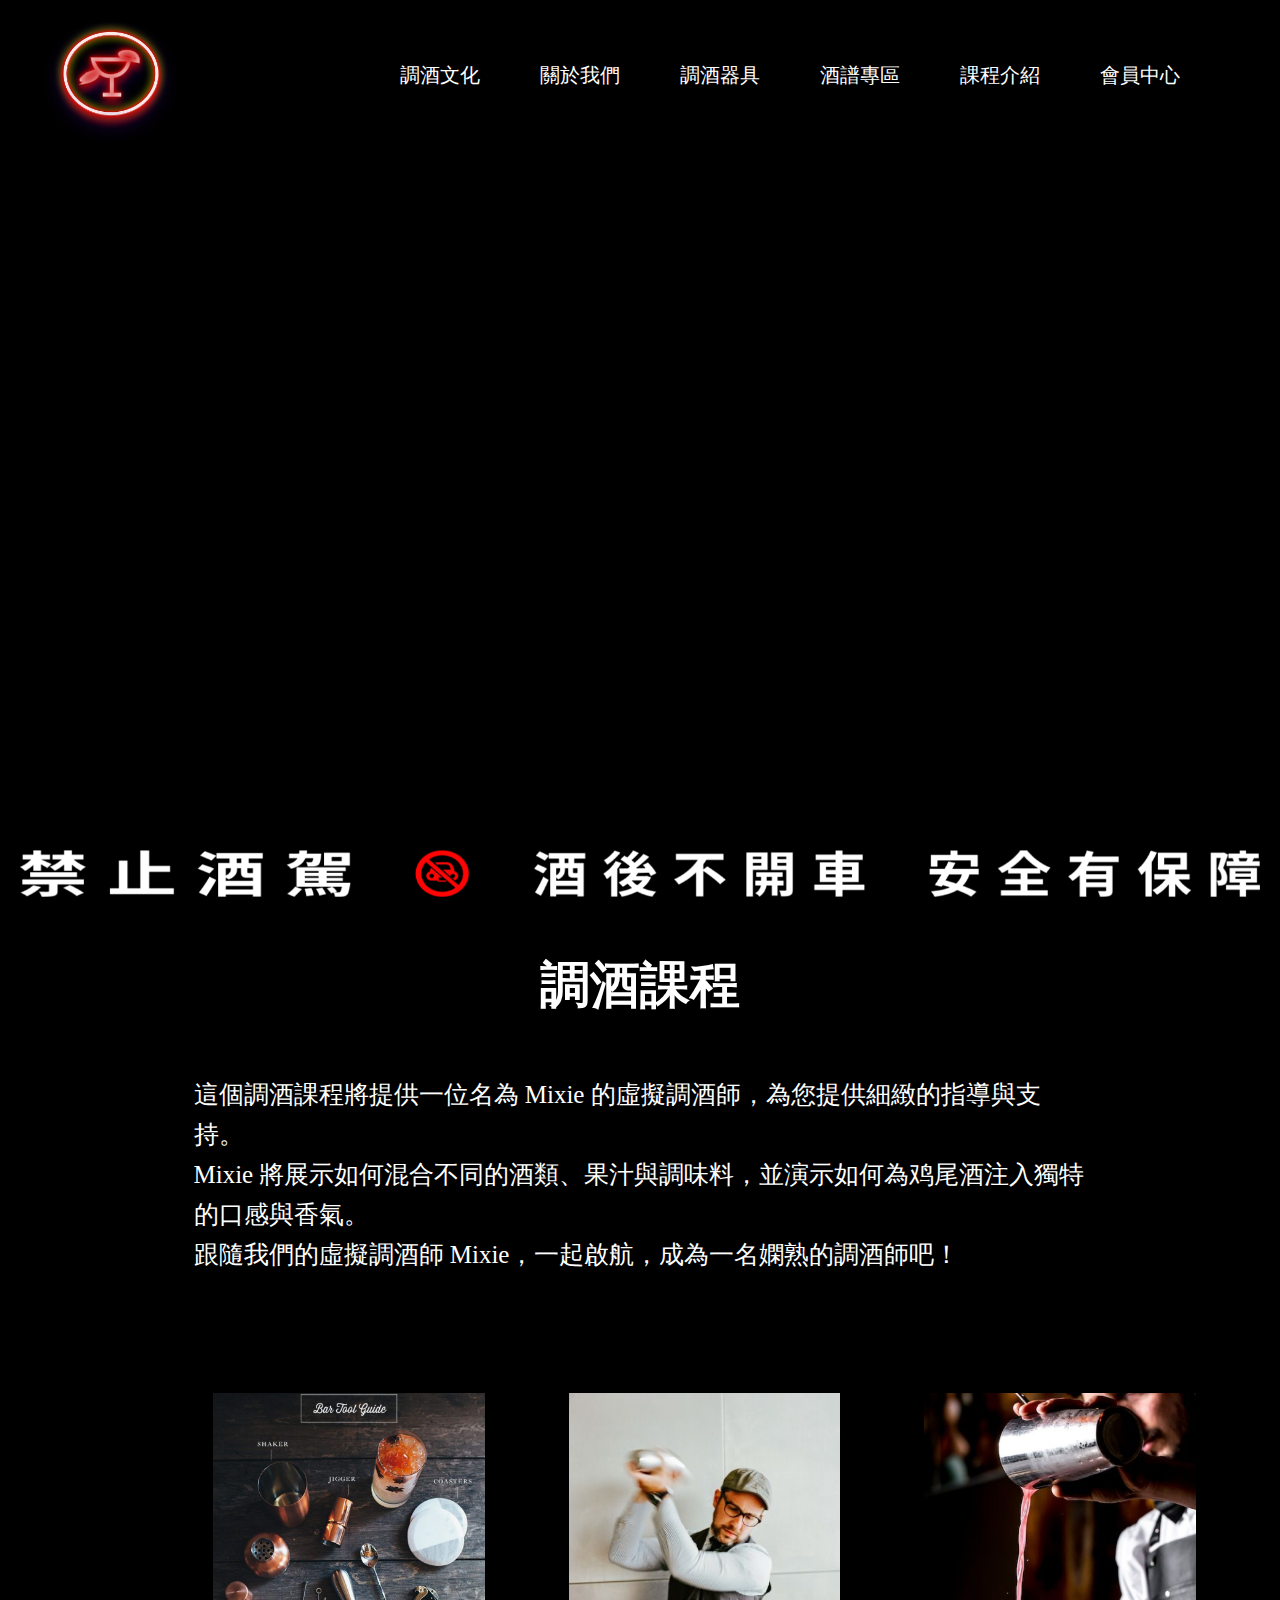
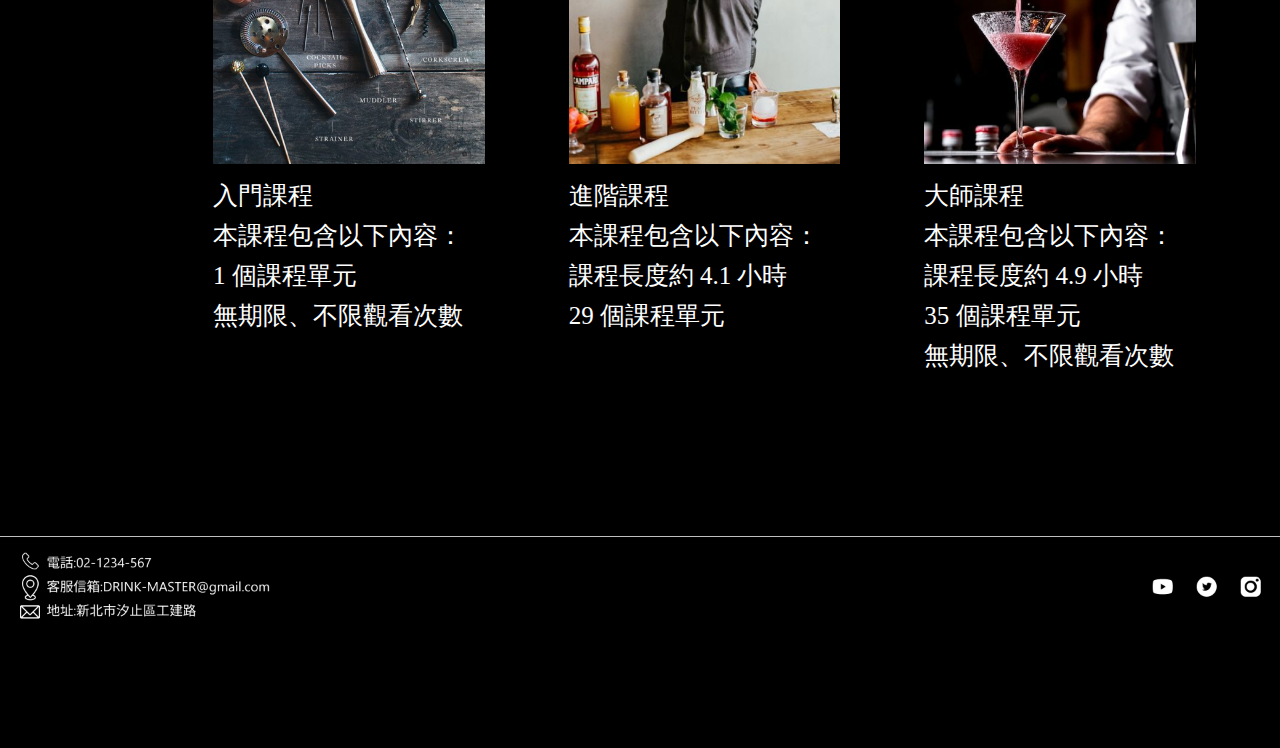
<file: lesson.html>
<!DOCTYPE html>
<html lang="en">
<head>
    <meta charset="UTF-8">
    <meta http-equiv="X-UA-Compatible" content="IE=edge">
    <meta name="viewport" content="width=device-width, initial-scale=1.0">
    <link rel="stylesheet" href="css/reset.css">
    <link rel="stylesheet" href="css/lesson.css">
    <link rel="shortcut icon" type="image/png" href="img/Group 23.png">
    <title>Lesson</title>
</head>
<body>

        <!------------------- rwb漢堡線 ---------------->
        <div class="ham">
            <span class="bar1"></span>
            <span class="bar2"></span>
            <span class="bar3"></span>
        </div>
        
        <nav id="menu">
        
            <ul class="menu-list">
                <li><a href="culture.html">調酒文化</a></li>
                <li><a href="aboutus.html">關於我們</a></li>
                <li class="aaa"><a href="#">調酒器具 <img src="img/Group2.png" alt=""></a>
                        <li class="hidden">
                            <a href="tool.html">精選商品</a>
                        </li>
                </li>
                <li class="bbb"><a href="#">酒譜專區 <img src="img/Group2.png" alt=""></a>
                        <li class="hidden2">
                            <a href="Cocktail Recipe.html">本週熱門</a>
                        </li>
                        <li class="hidden2">
                            <a href="Cocktail Recipe.html">居家調酒</a>
                        </li>
                        <li class="hidden2">
                            <a href="Cocktail Recipe.html">專業調酒</a>
                        </li>
                </li>
                <li class="ccc"><a href="#">課程介紹 <img src="img/Group2.png" alt=""></a>
                        <li class="hidden3">
                            <a href="lesson.html">入門課程</a>
                        </li>
                        <li class="hidden3">
                            <a href="lesson.html">專業課程</a>
                        </li>
                        <li class="hidden3">
                            <a href="lesson.html">大師課程</a>
                        </li>
                </li>
                <li><a href="#">會員中心</a>
            </ul>
        </nav>

        <div class="salesmam">
            <a href="index.html"><img src="img/Group 66.png" alt=""></a>
        </div>
    
    <!------------------- 選單 ---------------->

    <header>
        <span class="top">
            <a href="index.html" class="logo-link">
            <img src="img/Group 23.png" alt="">
            </a>
            <ul>
                <li><a href="culture.html">調酒文化</a></li>
                <li><a href="aboutus.html">關於我們</a></li>
                <li><a href="tool.html">調酒器具</a>
                <ol>
                    <li>
                        <a href="tool.html">精選商品</a>
                    </li>
                </ol>
            </li>
                <li><a href="Cocktail Recipe.html">酒譜專區</a>
                <ol>
                    <li>
                        <a href="Cocktail Recipe.html">本週熱門</a>
                    </li>
                    <li>
                        <a href="Cocktail Recipe.html">居家調酒</a>
                    </li>
                    <li>
                        <a href="Cocktail Recipe.html">專業調酒</a>
                    </li>
                </ol>
            </li>
                <li><a href="lesson.html">課程介紹</a>
                <ol>
                    <li>
                        <a href="lesson.html">入門課程</a>
                    </li>
                    <li>
                        <a href="lesson.html">專業課程</a>
                    </li>
                    <li>
                        <a href="lesson.html">大師課程</a>
                    </li>
                </ol>
            </li>

                <li><a href="#">會員中心</a></li>
            </ul>
        </span>

    </header>

        <!------------------------------------ main -------------------------------------------->

    <div class="main">

        <!------------------------ video ------------------------------>

        <div class="video">
            <iframe width="560" height="315" src="https://www.youtube.com/embed/USHRq7q408o" frameborder="0" allowfullscreen></iframe>
        </div>


        <div class="text">

            <h1>調酒課程</h1>

            <p>這個調酒課程將提供一位名為 Mixie 的虛擬調酒師，為您提供細緻的指導與支持。<br>
                Mixie 將展示如何混合不同的酒類、果汁與調味料，並演示如何為鸡尾酒注入獨特的口感與香氣。<br>
                跟隨我們的虛擬調酒師 Mixie，一起啟航，成為一名嫻熟的調酒師吧！<br>
            </p>

        </div>

    </div>

    <!------------------------ photo ------------------------------>

    <div class="photo">
        <ul>
            <li>
                <img src="img/Holiday cocktail registry _ Cocktail recipes _ 100 Layer Cake 1.png"">
                <h2>入門課程</h2>
                <p>本課程包含以下內容：
                <br>1 個課程單元
                <br>無期限、不限觀看次數
                </p>
            </li>
            <li>
                <img src="img/Southern Belle Cocktail 1.png" alt="">
                <h2>進階課程</h2>
                <p>本課程包含以下內容：
                <br>課程長度約 4.1 小時
                <br>29 個課程單元
                </p>
            </li>
            <li>
                <img src="img/Free Photo _ Bar tender pours cocktail from cocktail shaker into martini glass 1.png" alt="">
                <h2>大師課程</h2>
                <p>本課程包含以下內容：
                <br>課程長度約 4.9 小時
                <br>35 個課程單元
                <br>無期限、不限觀看次數
                </p>
            </li>
        </ul>
    </div>

    <button id="scroll-to-top">
        <img class="first-pic" src="img/Group.png" alt="">
        <img class="second-pic" src="img/Group3.png" alt="">
    </button>

    
<!------------------------------------------------ 最後尾巴 -------------------------------------------------->

<footer>
    <img src="img/footer.png" alt="">
</footer>

<!-- 猶豫要不要加社群媒體連結 -->

<!------------------------------------------------ 警告標語 -------------------------------------------------->

<div class="warn">
    <img src="img/index/Group 25.png" alt="">
</div>

<script src="https://ajax.googleapis.com/ajax/libs/jquery/3.6.0/jquery.min.js"></script>

<script>
    $(".ham").click(function(){
        $(this).toggleClass("active");
        $(".menu-list").toggleClass("animate");
        
    })

    $(".aaa").click(function(){
        console.log(222)
        $(".hidden").toggleClass("woo");
    })
    $(".bbb").click(function(){
        console.log(222)
        $(".hidden2").toggleClass("woo");
    })

    $(".ccc").click(function(){
        console.log(222)
        $(".hidden3").toggleClass("woo");

    })

</script>

<script>
    var scrollToTopBtn = document.getElementById("scroll-to-top");

// 當網頁滾動時，判斷是否顯示返回頂部按鈕
window.onscroll = function() {
  if (document.body.scrollTop > 20 || document.documentElement.scrollTop > 20) {
    scrollToTopBtn.style.display = "block";
  } else {
    scrollToTopBtn.style.display = "none";
  }
}

// 當用戶點擊返回頂部按鈕時，網頁平滑滾動到頂部
scrollToTopBtn.addEventListener("click", function() {
  window.scrollTo({
    top: 0,
    behavior: "smooth"
  });
});

</script>

</body>
</html>
</file>
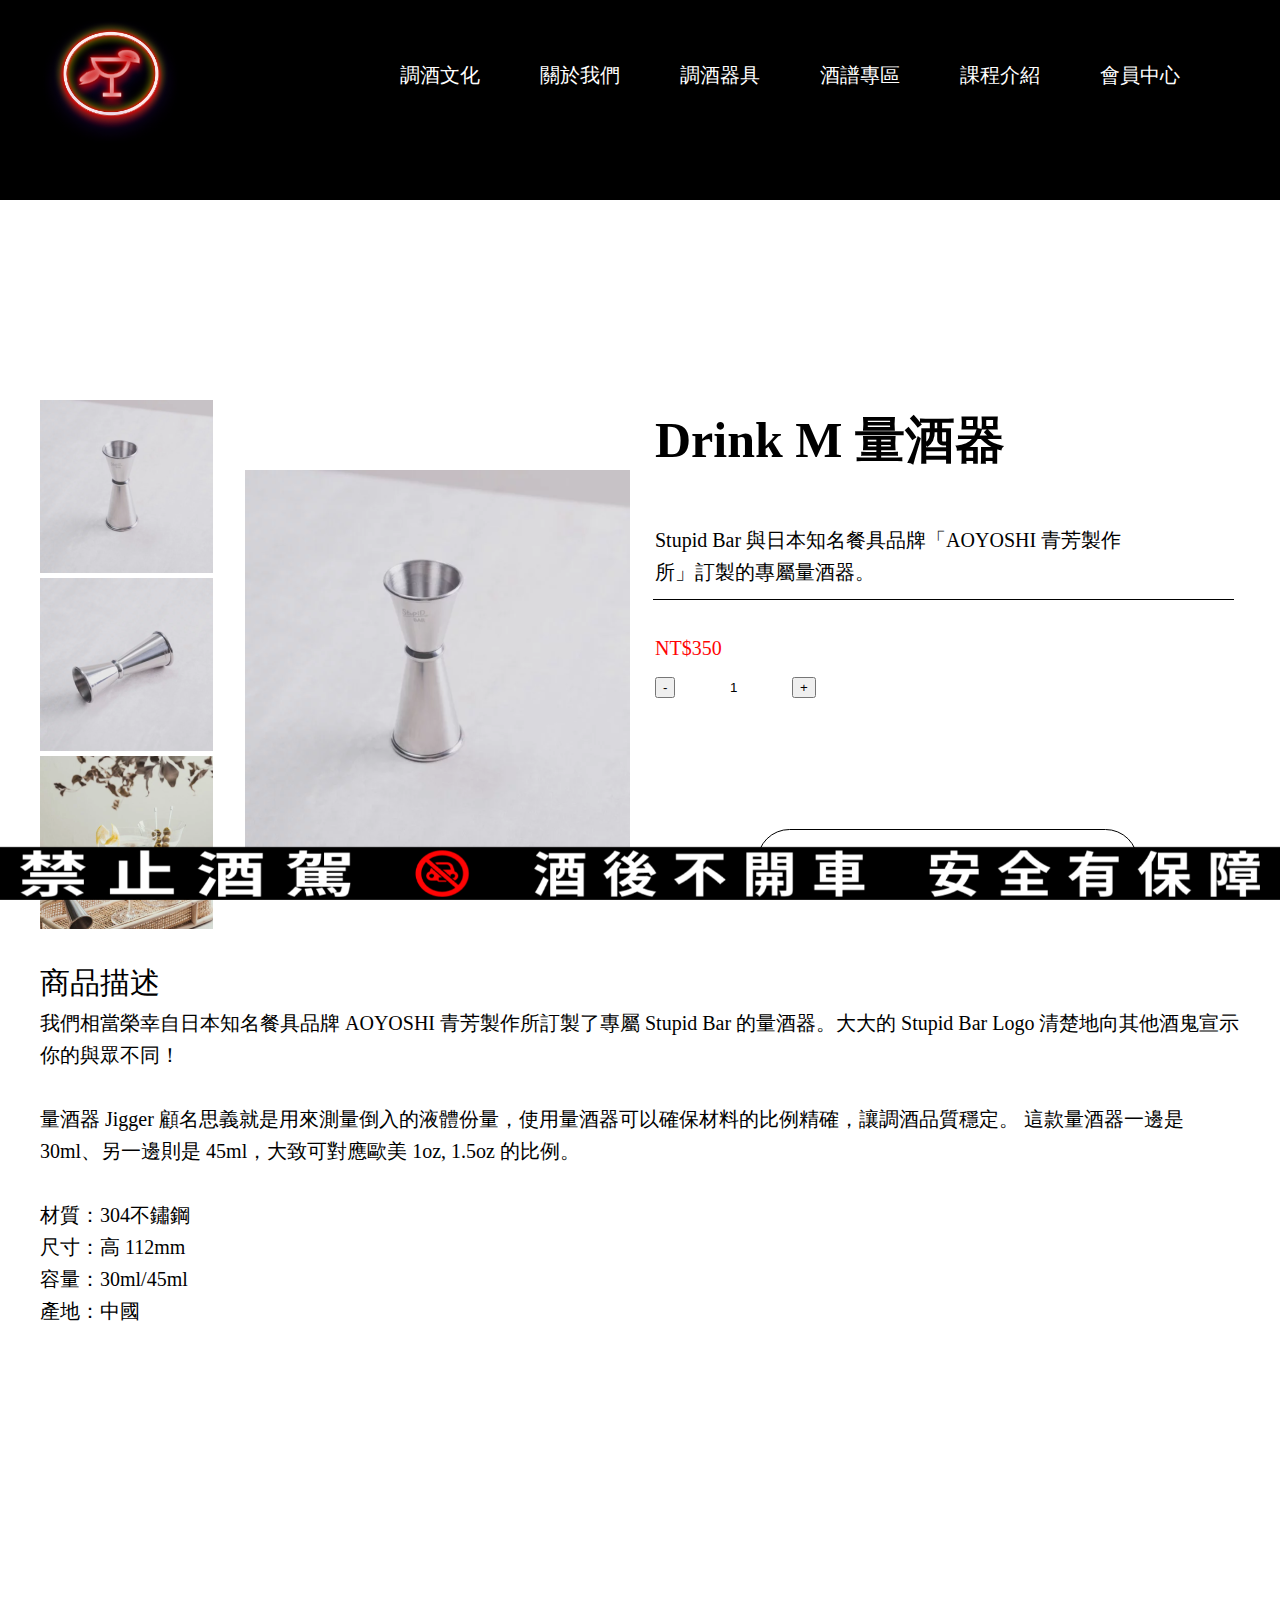
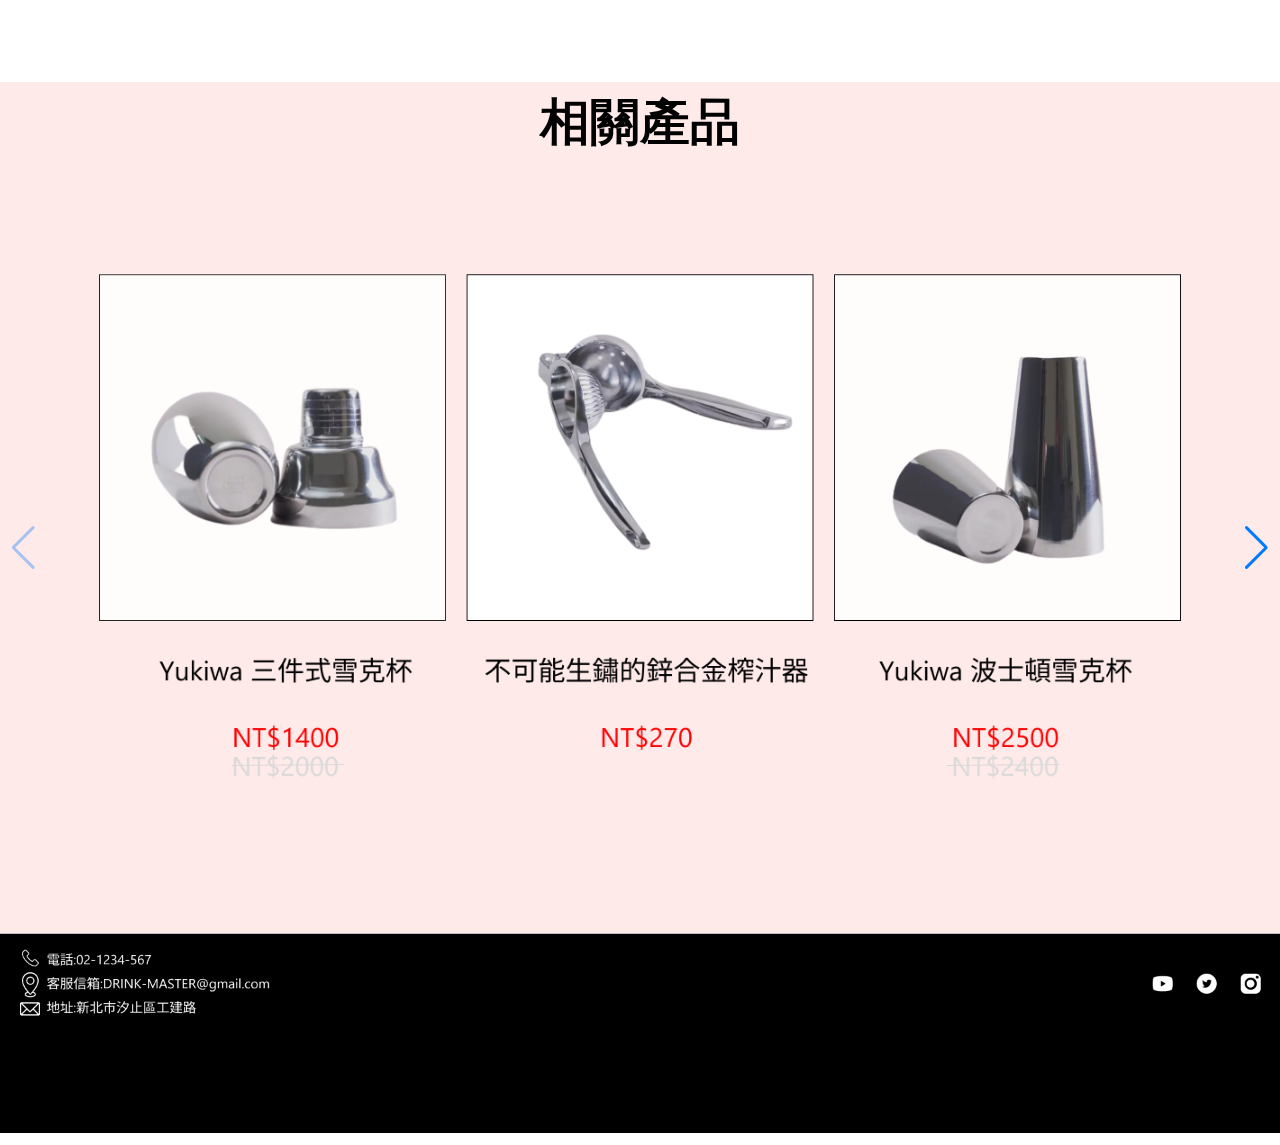
<file: shopping.html>
<!DOCTYPE html>
<html lang="en">
<head>
    <meta charset="UTF-8">
    <meta http-equiv="X-UA-Compatible" content="IE=edge">
    <meta name="viewport" content="width=device-width, initial-scale=1.0">
    <link rel="stylesheet" href="css/reset.css">
    <link rel="stylesheet" href="css/shopping.css">
    <link rel="stylesheet" href="https://cdn.jsdelivr.net/npm/swiper@9/swiper-bundle.min.css" />
    <link rel="shortcut icon" type="image/png" href="img/Group 23.png">

    <title>Shopping</title>
</head>
<body>

    <!------------------- rwb漢堡線 ---------------->
    <div class="ham">
        <span class="bar1"></span>
        <span class="bar2"></span>
        <span class="bar3"></span>
    </div>
    
    <nav id="menu">
    
        <ul class="menu-list">
            <li><a href="culture.html">調酒文化</a></li>
            <li><a href="aboutus.html">關於我們</a></li>
            <li class="aaa"><a href="#">調酒器具 <img src="img/Group2.png" alt=""></a>
                    <li class="hidden">
                        <a href="tool.html">精選商品</a>
                    </li>
            </li>
            <li class="bbb"><a href="#">酒譜專區 <img src="img/Group2.png" alt=""></a>
                    <li class="hidden2">
                        <a href="Cocktail Recipe.html">本週熱門</a>
                    </li>
                    <li class="hidden2">
                        <a href="Cocktail Recipe.html">居家調酒</a>
                    </li>
                    <li class="hidden2">
                        <a href="Cocktail Recipe.html">專業調酒</a>
                    </li>
            </li>
            <li class="ccc"><a href="#">課程介紹 <img src="img/Group2.png" alt=""></a>
                    <li class="hidden3">
                        <a href="lesson.html">入門課程</a>
                    </li>
                    <li class="hidden3">
                        <a href="lesson.html">專業課程</a>
                    </li>
                    <li class="hidden3">
                        <a href="lesson.html">大師課程</a>
                    </li>
            </li>
            <li><a href="#">會員中心</a>
        </ul>
    </nav>

    <div class="salesmam">
        <a href="index.html"><img src="img/Group 66.png" alt=""></a>
    </div>

    <!------------------- 選單 ---------------->
    <header>
        <span class="top">
            <a href="index.html" class="logo-link">
            <img src="img/Group 23.png" alt="" class="logo-link">
            </a>
                <ul>
                    <li><a href="culture.html">調酒文化</a></li>
                    <li><a href="aboutus.html">關於我們</a></li>
                    <li><a href="tool.html">調酒器具</a>
                    <ol>
                        <li>
                            <a href="tool.html">精選商品</a>
                        </li>
                    </ol>
                </li>
                    <li><a href="Cocktail Recipe.html">酒譜專區</a>
                    <ol>
                        <li>
                            <a href="Cocktail Recipe.html">本週熱門</a>
                        </li>
                        <li>
                            <a href="Cocktail Recipe.html">居家調酒</a>
                        </li>
                        <li>
                            <a href="Cocktail Recipe.html">專業調酒</a>
                        </li>
                    </ol>
                </li>
                    <li><a href="lesson.html">課程介紹</a>
                    <ol>
                        <li>
                            <a href="lesson.html">入門課程</a>
                        </li>
                        <li>
                            <a href="lesson.html">專業課程</a>
                        </li>
                        <li>
                            <a href="lesson.html">大師課程</a>
                        </li>
                    </ol>
                </li>

                    <li><a href="#">會員中心</a></li>
                </ul>
        </span>
    </header>

    <!-------------------------------------- main-------------------------------->

    <div class="mySwiper">
        <div class="swiper-wrapper">
          <div class="swiper-slide"><img src="img/product.png" alt=""></div>
          <div class="swiper-slide"><img src="img/product2.png" alt=""></div>
          <div class="swiper-slide"><img src="img/product3.png" alt=""></div>
          <div class="swiper-slide"><img src="img/product-big.png" alt=""></div>
        </div>
        <div class="swiper-button-next"></div>
        <div class="swiper-button-prev"></div>
    </div>



    <div class="main">

        <div class="photo">
            <img src="img/product.png" alt=""><img src="img/product2.png" alt=""><img src="img/product3.png" alt=""><img src="img/product-big.png" alt="">
        </div>

        <div class="text">
            <h1>Drink M 量酒器</h1>
            <p>Stupid Bar 與日本知名餐具品牌「AOYOSHI 青芳製作所」訂製的專屬量酒器。</p>
            <p>NT$350</p>
            <div class="quantity">
                <button class="minus-btn" type="button">-</button>
                <input type="text" min="1" max="5" step="1" value="1">
                <button class="plus-btn" type="button">+</button>
              </div>
            <a href="#">加入購物車</a>
            <!-- <img src="img/Frame 110.png" alt=""> -->
        </div>

    </div>


    <!-------------------------------------- section-------------------------------->


    <div class="section">

        <h2>
            商品描述
        </h2>

        <p>我們相當榮幸自日本知名餐具品牌 AOYOSHI 青芳製作所訂製了專屬 Stupid Bar 的量酒器。大大的 Stupid Bar Logo 清楚地向其他酒鬼宣示你的與眾不同！<br><br>

            量酒器 Jigger 顧名思義就是用來測量倒入的液體份量，使用量酒器可以確保材料的比例精確，讓調酒品質穩定。 這款量酒器一邊是 30ml、另一邊則是 45ml，大致可對應歐美 1oz, 1.5oz 的比例。<br><br>
            
            材質：304不鏽鋼<br>
            尺寸：高 112mm <br>   
            容量：30ml/45ml <br>
            產地：中國<br>
        </p>
    </div>

    <!-------------------------------------- botten-------------------------------->


    <div class="bottom">

        <h1>相關產品</h1>

    </div>


    <!-- Swiper -->
  <div class="swiper mySwiper">
    <div class="swiper-wrapper">
      <div class="swiper-slide"><img src="img/Group 132.png" alt=""></div>
      <div class="swiper-slide"><img src="img/Group 130.png" alt=""></div>
      <div class="swiper-slide"><img src="img/Group 129.png" alt=""></div>

    </div>
    <div class="swiper-button-next"></div>
    <div class="swiper-button-prev"></div>
    <div class="swiper-pagination"></div>
  </div>

  <!-- Swiper JS -->
  <!-- <script src="https://cdn.jsdelivr.net/npm/swiper@9/swiper-bundle.min.js"></script> -->
  <!-- <script src="https://cdn.jsdelivr.net/npm/swiper@9/swiper-element-bundle.min.js"></script> -->
  <script src="https://ajax.googleapis.com/ajax/libs/jquery/3.6.0/jquery.min.js"></script>
  <script src="https://cdn.jsdelivr.net/npm/swiper@10/swiper-bundle.min.js"></script>
  <script>

    var swiper = new Swiper(".mySwiper", {
      navigation: {
        nextEl: ".swiper-button-next",
        prevEl: ".swiper-button-prev",
      },
    });
    
  </script>

  <script>
    var minusBtn = document.querySelector(".minus-btn");
    var plusBtn = document.querySelector(".plus-btn");
    var inputField = document.querySelector("input");

    minusBtn.addEventListener("click", function () {
    if (inputField.value > 1) {
        inputField.value = parseInt(inputField.value) - 1;
    }
    });

    plusBtn.addEventListener("click", function () {
    if (inputField.value < 10) {
        inputField.value = parseInt(inputField.value) + 1;
    }
    });

  </script>

    <script>
        $(".ham").click(function(){
            $(this).toggleClass("active");
            $(".menu-list").toggleClass("animate");
            
        })

        $(".aaa").click(function(){
            console.log(222)
            $(".hidden").toggleClass("woo");
        })
        $(".bbb").click(function(){
            console.log(222)
            $(".hidden2").toggleClass("woo");
        })

        $(".ccc").click(function(){
            console.log(222)
            $(".hidden3").toggleClass("woo");

        })

    </script>

<!------------------------------------------------ 最後尾巴 -------------------------------------------------->

    <footer>
    <img src="img/footer.png" alt="">
    </footer>

<!-- 猶豫要不要加社群媒體連結 -->

<!------------------------------------------------ 警告標語 -------------------------------------------------->

<div class="warn">
    <img src="img/index/Group 25.png" alt="">
    </div>
    
</body>
</html>
</file>
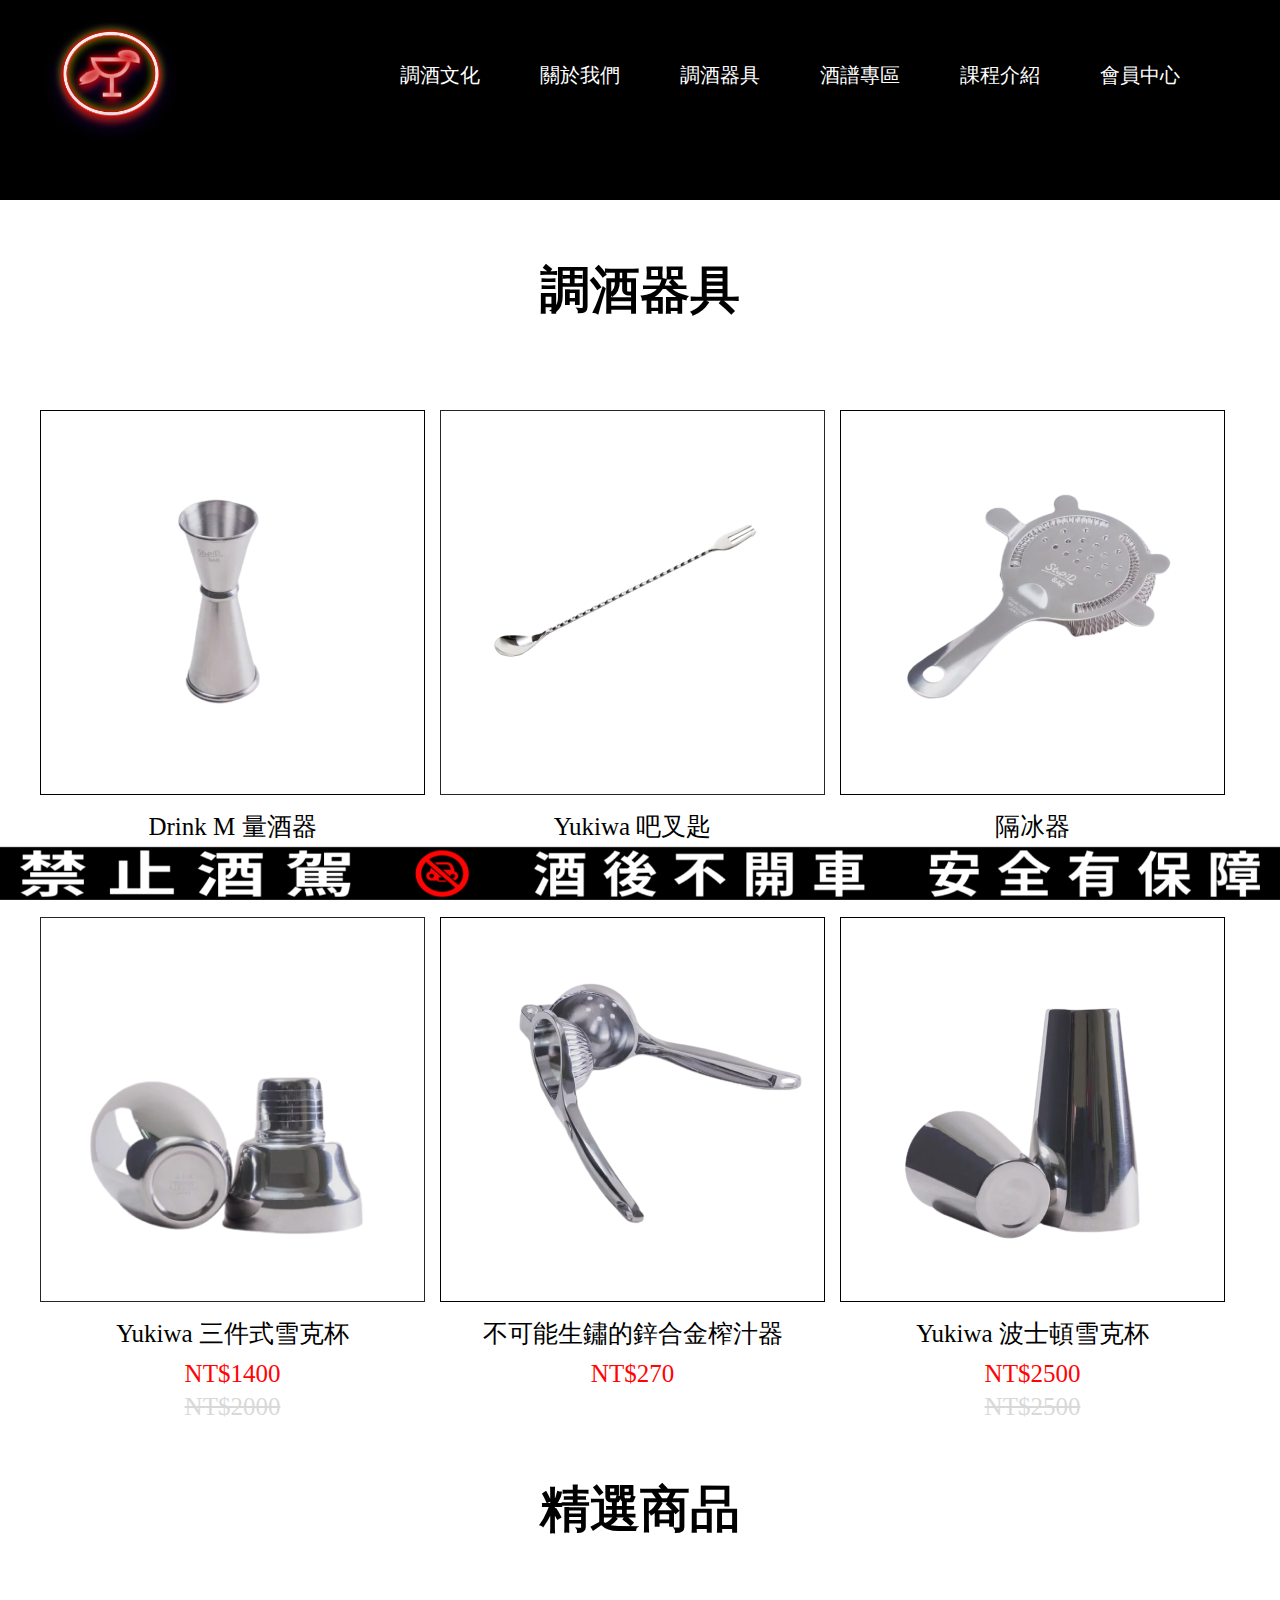
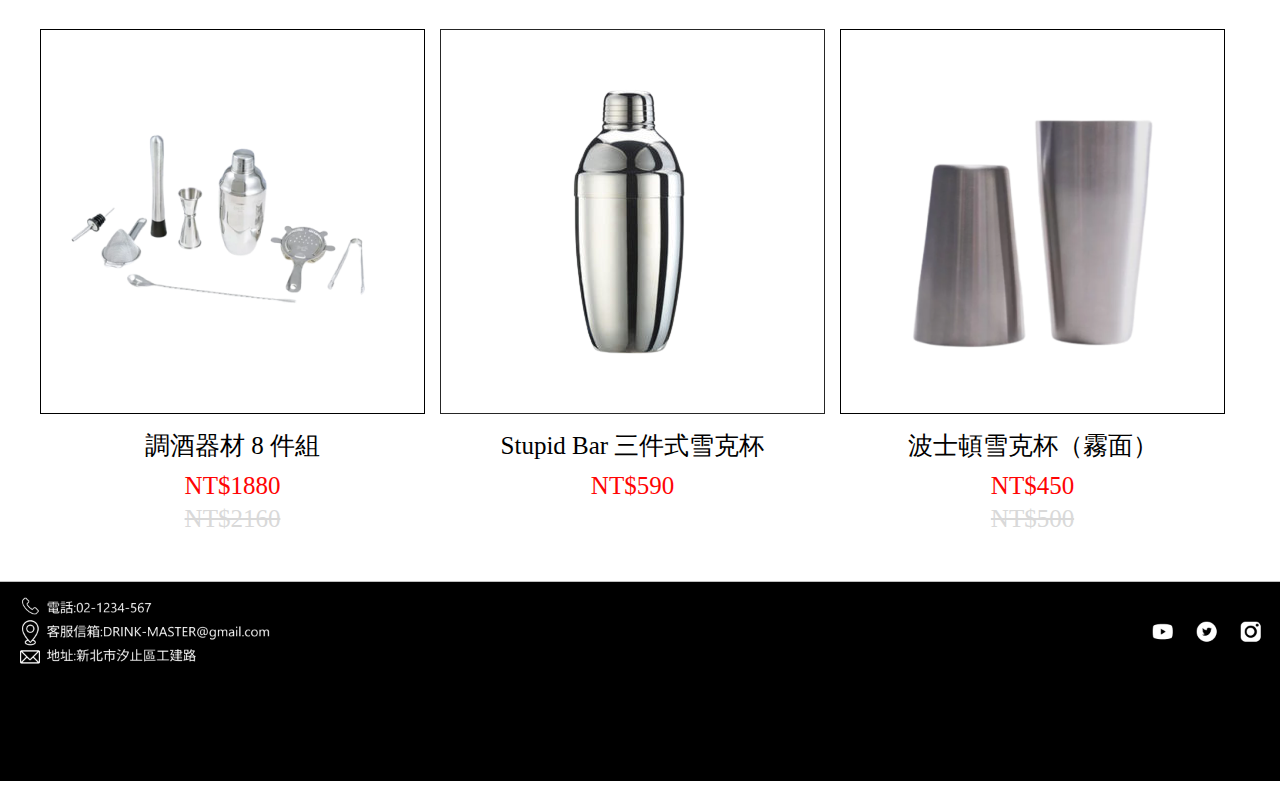
<file: tool.html>
<!DOCTYPE html>
<html lang="en">
<head>
    <meta charset="UTF-8">
    <meta http-equiv="X-UA-Compatible" content="IE=edge">
    <meta name="viewport" content="width=device-width, initial-scale=1.0">
    <link rel="stylesheet" href="css/reset.css">
    <link rel="stylesheet" href="css/tool.css">
    <link rel="shortcut icon" type="image/png" href="img/Group 23.png">
    <title>Tool</title>
</head>
<body>

    <!------------------- rwb漢寶線 ---------------->
    <div class="ham">
        <span class="bar1"></span>
        <span class="bar2"></span>
        <span class="bar3"></span>
    </div>
    
    <nav id="menu">
    
        <ul class="menu-list">
            <li><a href="culture.html">調酒文化</a></li>
            <li><a href="aboutus.html">關於我們</a></li>
            <li class="aaa"><a href="#">調酒器具 <img src="img/Group2.png" alt=""></a>
                    <li class="hidden">
                        <a href="tool.html">精選商品</a>
                    </li>
            </li>
            <li class="bbb"><a href="#">酒譜專區 <img src="img/Group2.png" alt=""></a>
                    <li class="hidden2">
                        <a href="Cocktail Recipe.html">本週熱門</a>
                    </li>
                    <li class="hidden2">
                        <a href="Cocktail Recipe.html">居家調酒</a>
                    </li>
                    <li class="hidden2">
                        <a href="Cocktail Recipe.html">專業調酒</a>
                    </li>
            </li>
            <li class="ccc"><a href="#">課程介紹 <img src="img/Group2.png" alt=""></a>
                    <li class="hidden3">
                        <a href="lesson.html">入門課程</a>
                    </li>
                    <li class="hidden3">
                        <a href="lesson.html">專業課程</a>
                    </li>
                    <li class="hidden3">
                        <a href="lesson.html">大師課程</a>
                    </li>
            </li>
            <li><a href="#">會員中心</a>
        </ul>
    </nav>

    <div class="salesmam">
        <a href="index.html"><img src="img/Group 66.png" alt=""></a>
    </div>

<!------------------- 選單 ---------------->

    <header>
        <span class="top">
            <a href="index.html" class="logo-link">
            <img src="img/Group 23.png" alt="">
            </a>
            <ul>
                <li><a href="culture.html">調酒文化</a></li>
                <li><a href="aboutus.html">關於我們</a></li>
                <li><a href="tool.html">調酒器具</a>
                <ol>
                    <li>
                        <a href="tool.html">精選商品</a>
                    </li>
                </ol>
            </li>
                <li><a href="Cocktail Recipe.html">酒譜專區</a>
                <ol>
                    <li>
                        <a href="Cocktail Recipe.html">本週熱門</a>
                    </li>
                    <li>
                        <a href="Cocktail Recipe.html">居家調酒</a>
                    </li>
                    <li>
                        <a href="Cocktail Recipe.html">專業調酒</a>
                    </li>
                </ol>
            </li>
                <li><a href="lesson.html">課程介紹</a>
                <ol>
                    <li>
                        <a href="lesson.html">入門課程</a>
                    </li>
                    <li>
                        <a href="lesson.html">專業課程</a>
                    </li>
                    <li>
                        <a href="lesson.html">大師課程</a>
                    </li>
                </ol>
            </li>

                <li><a href="#">會員中心</a></li>
            </ul>
        </span>

    </header>

<!------------------------------ main -------------------------------------->


<div class="main">

    <h1>調酒器具</h1>

    <ul>
        <li>
            <div class="pho">
                <div class="pic">
                <img src="img/tool/Group 34.png" alt="">
                <a href="shopping.html">加入購物車</a>
                </div>
            </div>
            <h2>Drink M 量酒器</h2>
            <p>NT$350</p>
            <a id="good" href="shopping.html">加入購物車</a>
        </li>
        <li>
            <div class="pho">
                <div class="pic">
                <img src="img/tool/Group 40.png" alt="">
                <a href="shopping.html">加入購物車</a>
                </div>
            </div>
            <h2>Yukiwa 吧叉匙</h2>
            <p>NT$890</p>
            <a id="good" href="shopping.html">加入購物車</a>
        </li>
        <li>
            <div class="pho">
                <div class="pic">
                <img src="img/tool/image_9-removebg-preview 1.png" alt="">
                <a href="shopping.html">加入購物車</a>
                </div>
            </div>
            <h2>隔冰器</h2>
            <p>NT$350</p>
            <a id="good" href="shopping.html">加入購物車</a>
        </li>
        <li>
            <div class="pho">
                <div class="pic">
                <img src="img/tool/Group 144.png" alt="">
                <a href="shopping.html">加入購物車</a>
                </div>
            </div>
            <h2>Yukiwa 三件式雪克杯</h2>
            <p>NT$1400</p>
            <p class="ugly">NT$2000</p>
            <a id="good" href="shopping.html">加入購物車</a>
        </li>
        <li>
            <div class="pho">
                <div class="pic">
                <img src="img/tool/image_14-removebg-preview 1.png" alt="">
                <a href="shopping.html">加入購物車</a>
                </div>
            </div>
            <h2>不可能生鏽的鋅合金榨汁器</h2>
            <p class="teeth">NT$270</p>
            <a id="good" href="shopping.html">加入購物車</a>
        </li>
        <li>
            <div class="pho">
                <div class="pic">
                <img src="img/tool/Group 32.png" alt="">
                <a href="shopping.html">加入購物車</a>
                </div>
            </div>
            <h2>Yukiwa 波士頓雪克杯</h2>
            <p>NT$2500</p>
            <p class="ugly">NT$2500</p>
            <a id="good" href="shopping.html">加入購物車</a>
        </li>

    </ul>
    
        <div class="main2">

            
            <h1>精選商品</h1>
            
            <ul>
                <li>
                    <div class="pho">
                        <div class="pic">
                        <img src="img/tool/Group 28.png" alt="">
                        <a href="shopping.html">加入購物車</a>
                        </div>
                    </div>
                    <h2>調酒器材 8 件組</h2>
                    <p>NT$1880</p>
                    <p class="ugly">NT$2160</p>
                    <a id="good" href="shopping.html">加入購物車</a>
                </li>
                <li>
                    <div class="pho">
                        <div class="pic">
                        <img src="img/tool/Group 23.png" alt="">
                        <a href="shopping.html">加入購物車</a>
                        </div>
                    </div>
                    <h2>Stupid Bar 三件式雪克杯</h2>
                    <p class="teeth">NT$590</p>
                    <a id="good" href="shopping.html">加入購物車</a>
                </li>
                <li>
                    <div class="pho">
                        <div class="pic">
                        <img src="img/tool/Group 26.png" alt="">
                        <a href="shopping.html">加入購物車</a>
                        </div>
                    </div>
                    <h2>波士頓雪克杯（霧面）</h2>
                    <p>NT$450</p>
                    <p class="ugly">NT$500</p>
                    <a id="good" href="shopping.html">加入購物車</a>
                </li>
            </ul>
        </div>
    </div>

    <button id="scroll-to-top">
        <img class="first-pic" src="img/Group.png" alt="">
        <img class="second-pic" src="img/Group3.png" alt="">
    </button>



<!------------------------------------------------ 最後尾巴 -------------------------------------------------->

<footer>
    <img src="img/footer.png" alt="">
</footer>

<!-- 猶豫要不要加社群媒體連結 -->

<!------------------------------------------------ 警告標語 -------------------------------------------------->

<div class="warn">
    <img src="img/index/Group 25.png" alt="">
    </div>



<script src="https://ajax.googleapis.com/ajax/libs/jquery/3.6.0/jquery.min.js"></script>


<script>
    $(".ham").click(function(){
        $(this).toggleClass("active");
        $(".menu-list").toggleClass("animate");
        
    })

    $(".aaa").click(function(){
        console.log(222)
        $(".hidden").toggleClass("woo");
    })
    $(".bbb").click(function(){
        console.log(222)
        $(".hidden2").toggleClass("woo");
    })

    $(".ccc").click(function(){
        console.log(222)
        $(".hidden3").toggleClass("woo");

    })

</script>

<script>
    var scrollToTopBtn = document.getElementById("scroll-to-top");

// 當網頁滾動時，判斷是否顯示返回頂部按鈕
window.onscroll = function() {
  if (document.body.scrollTop > 20 || document.documentElement.scrollTop > 20) {
    scrollToTopBtn.style.display = "block";
  } else {
    scrollToTopBtn.style.display = "none";
  }
}

// 當用戶點擊返回頂部按鈕時，網頁平滑滾動到頂部
scrollToTopBtn.addEventListener("click", function() {
  window.scrollTo({
    top: 0,
    behavior: "smooth"
  });
});

</script>

  
</body>
</html>
</file>
<file: css/index.css>
body{
    font-family: 'Segoe UI';
    font-size: 20px;
    line-height: 1.6;
    background-color: black;
    background-image: url("../img/酒瓶背景\ 1.png");
    background-position: 100% 10%;
    background-repeat: no-repeat;
    /* background-position: -30 top; */
    /* color: white; */
}



/* ---------heard---------- */

.wrapper-out{
    max-width: 1440px;
}

header{
    /* width: 100%; */
    /* width: 1920px;*/
    height: 200px;
    /* background-color: black; */
}

.top img{
    /* height: 100%; */
    height: 130px;
    padding-top: 20px;
}

.top{
    height: 150px;
    width: 1200px;
    /* width: 63%; */
    margin: 0 auto;
    color: white;
    display: flex;
    align-items: center;
    justify-content: space-between;
}

.top ul{
    display: flex;
    /* background-color: brown; */
}

.top ul li{
    margin-right: 60px;
    position: relative;
    display: flex;

}

.top a{
    text-decoration: none;
    color: white;
}

.top li ol{
    display: none;
    position: absolute;
    top: 30px;

}

.top li ol a{
    display: block;
    width: 80px;
    /* text-align: center; */
}

.salesmam{
    display: none;
}

/* --------------漢堡線 -------------- */

.ham {
    position: absolute; 
    top: 6%; left: 10%;
    transform: translate(-50%, -50%);
    width: 60px; height: 55px;
    cursor: pointer;
    transition: 0.5s;
    display: none;
  /*   background: rgba(255,255,255,0.3); */
  }
  .ham span {
    display: block;
    background: #fff;
    width: 42px;
    height: 4px;
    border-radius: 3px;
    transition: margin 0.25s 0.25s, transform 0.25s;
  }
  .ham .bar1 {margin-bottom: 8px;}
  .ham .bar3 {margin-top: 8px;}
  
  .ham.active{
      top: 6%;
      left: 10%;
      transition: 0.5s;
  }
  
  .ham.active span {
    transition: margin 0.25s , transform 0.25s 0.25s;
  }
  
  .ham.active .bar1 {
    margin-top: 8px;
    margin-bottom: -4px;
    transform: rotate(45deg);
  }
  .ham.active .bar2 {
    transform: rotate(45deg);
  }
  .ham.active .bar3 {
    margin-top: -4px;
    transform: rotate(135deg);
  }
  
  #menu{
      position: relative;
  }
  
  .menu-list{
      position: absolute;
      top: 55px;
      left: -414px;
      transition: 0.5s;
  }
  
  .menu-list.animate{
      left: 0px;
      transition: 0.5s;
  }
  
  .menu-list li{
      width: 414px;
      height: 50px;
      /* display: flex; */
      /* margin-bottom: 10px; */
  }
  
  .menu-list li a{
      font-size: 25px;
      display: block;
      text-decoration: none;
      text-align: center;
      line-height: 50px;
      border-bottom: 1px solid black;
      color: white;
      background-color: black;
  }
  
  .menu-list li:nth-child(3) a{
      padding-left: 28px;
  }
  
  .menu-list li:nth-child(5) a{
      padding-left: 28px;
  }
  
  .menu-list li:nth-child(9) a{
      padding-left: 28px;
  }
  
  .hidden{
      display: none;
      transition: 1s;
  }
  
  .hidden2{
      display: none;
      transition: 1s;
  }
  
  .hidden3{
      display: none;
      transition: 1s;
  }
  
  .hidden.woo{
      display: block;
      transition: 1s;
  }
  
  .hidden2.woo{
      display: block;
      transition: 1s;
  }
  
  .hidden3.woo{
      display: block;
      transition: 1s;
  }


/* ---------.slogan---------- */

.slogan{
    /* background-image: url(img/大背景圖.png); */
    height: 1000px;
    margin: 0 auto;
    position: relative;
}


.slogan img{
    display: block;
    margin: 0 auto;
    width: 45%;
    position: absolute;
    margin-left: 300px;
    top: 0;
    left: -1350px;
    animation: slide-in 1s forwards;
}

@keyframes slide-in{
    from {
        left: -1350px;
    }
    to {
        left: 0;
    }
}

.slogan p{
    padding-top: 60px;
    /* display: inline; */
}

.slogan p a{
    font-size: 50px;
    font-weight: bold;
    text-decoration: none;
    display: block;
    background-color: white;
    color: black;
    margin: 0 auto;
    width: 240px;
    height: 97px;
    text-align: center;
    line-height: 97px;
    border-radius: 50px;
    transition: .5s;
    margin-top: 500px;

}

/* ---------中間第一段.edition---------- */


.line{
    outline: 2px solid black;
    border-radius: 5px;
}

.line p{
    padding: 10px 0;
}

.edition{
    line-height: normal;
    display: block;
    margin: 0 auto;
    margin-top: 38px;
    /* width: 1249px; */
    width: 100%;
    height: 900px;
    background-color: rgba(201, 3, 3);
    color: white;
    
}

.title{
    width: 1200px;
    /* width: 97%; */
    margin: 0 auto;
}

.title h1{
    font-size: 50px;
    font-weight: bold;
    text-align: center;
    padding-top: 25px;
}

.title h2{
    font-size: 50px;
    font-weight: bold;
    text-align: center;
    margin-bottom: 25px;
}

.more{
    font-size: 30px;
    display: flex;
    align-items: center;
    justify-content: space-between;
}
.more p{
    /* font-size: 30px; */
}

.more a{
    display: block;
    color: black;
    background-color:white;
    font-weight: bold;
    text-align: center;
    text-decoration: none;
    width: 160px;
    height: 60px;
    border-radius: 50px;
    line-height: 60px;
    transition: .5s;
    
}

.cocktail{
    width: 1200px;
    /* width: 97%; */
    /* height: 476px; */
    margin: 0 auto;
    margin-top: 43px;
    /* margin-bottom: 51px; */
}

.cocktail ul{
    display: flex;

}

.cocktail ul li{
    /* margin-left: 10px; */
    margin-right: 23px;
    /* flex-shrink: 0; */
    height: 476px;
}

.cocktail ul li img{
    width: 385px;
    /* width: 110%; */
    height: auto;  /*突然就搞定照片的高度問題!!!*/
    /* margin-left: 23px; */
}

.cocktail ul li img:hover{
    background-color: #fff;
}

/* .cocktail ul li:nth-child(2) img{
    margin-left: 65px;
    width: 95%;
    height: 100%;
}

.cocktail ul li:nth-child(3) img{
    margin-left: 70px;
    width: 81%;
    height: 100%;
} */

.cocktail ul li p{
    font-size: 30px;
    text-align: center;
}

/* ---------中間第二段.products---------- */

.products{
    display: block;
    margin: 0 auto;
    margin-top: 38px;
    /* width: 1249px; */
    width: 100%;
    height: 900px;
    background-color: rgba(201, 3, 3);
    line-height: normal;
    color: white;
}

.title2{
    width: 1200px;
    margin: 0 auto;
    /* margin-top: 106px; */
}

.title2 h1{
    font-size: 50px;
    font-weight: bold;
    text-align: center;
    padding-top: 25px;
    /* color: white; */
}

.title2 h2{
    font-size: 50px;
    font-weight: bold;
    text-align: center;
    margin-bottom: 25px;
    /* color: white; */
}

.more2{
    font-size: 30px;
    display: flex;
    align-items: center;
    justify-content: space-between;
}
.more2 p{
    font-size: 30px;
    /* color: white; */
}

.more2 a{
    display: block;
    color:black;
    background-color: white;
    font-weight: bold;
    text-align: center;
    text-decoration: none;
    width: 160px;
    height: 60px;
    border-radius: 50px;
    line-height: 60px;
    transition: .5s;
    
}

.item{
    width: 1200px;
    /* height: 476px; */
    margin: 0 auto;
    margin-top: 43px;
    /* margin-bottom: 51px; */
}

.item ul{
    display: flex;

}

.item ul li{
    margin-right: 23px;
    height: 385px;
}

.item ul li img{
    width: 385px;
    height: 100%;  /*突然就搞定照片的高度問題!!!*/
    /* margin-left: 23px; */
}

.item ul li p{
    font-size: 30px;
    text-align: center;
    /* color:white; */
    padding-top: 30px;
    /* line-height: normal; */
}

.item ul li p + p{
    padding-top: 0;
    padding-bottom: 0;
    /* padding: 10px; */
    color: white;
}

.item ul li p + p + p{
    color: rgba(217, 217, 217);
    padding-top: 0;
    padding-bottom: 10px;
    text-decoration:line-through
}

.price p:last-child{
    padding-top: 20px;
    padding-bottom: 30px;
}



/* ---------中間第三段.lesson---------- */

.lesson{
    display: block;
    margin: 0 auto;
    margin-top: 38px;
    margin-bottom: 38px;
    /* width: 1249px; */
    width: 100%;
    height: 900px;
    background-color: rgba(201, 3, 3);
    /* background-color: red; */
    line-height: normal;
    color: white;
}

.title3{
    width: 1200px;
    margin: 0 auto;
    padding-top: 25px;
}

.title3 h1{
    font-size: 50px;
    font-weight: bold;
    text-align: center;
    /* padding-top: 106px; */
    /* color: white; */
}

.title3 h2{
    font-size: 50px;
    font-weight: bold;
    text-align: center;
    margin-bottom: 25px;
    /* color: white; */
}

.more3{
    font-size: 30px;
    display: flex;
    align-items: center;
    justify-content: space-between;
}
.more3 p{
    font-size: 30px;
    /* color: white; */
}

.more3 a{
    display: block;
    color: black;
    background-color: white;
    font-weight: bold;
    text-align: center;
    text-decoration: none;
    width: 160px;
    height: 60px;
    border-radius: 50px;
    line-height: 60px;
    transition: .5s;
    
}

.school{
    width: 1200px;
    /* height: 476px; */
    margin: 0 auto;
    margin-top: 43px;
    /* margin-bottom: 51px; */
}

.school ul{
    display: flex;

}

.school ul li{
    margin-right: 23px;
    height: 476px;
}

.school ul li img{
    width: 385px;
    height: 100%;  /*突然就搞定照片的高度問題!!!*/
    /* margin-left: 23px; */
}

.school ul li p{
    font-size: 30px;
    text-align: center;
    /* color:black; */
    padding-top: 30px;
}

#second{
    display: none;
}

/* ---------最後尾巴---------- */

footer img{
    width: 100%;
}

/* ---------警告標語---------- */


.warn{
    position: fixed;
    bottom: 0;
}


.warn img{
    width: 100%;
    display: block;
    height: auto
}



/* ---------滑鼠hover特效---------- */


.slogan a:hover{
    color: white;
    background-color: rgba(255, 4, 4);
}

.more a:hover{
    color: white;
    background-color: rgba(255, 4, 4);
}

.more2 a:hover{
    color: white;
    background-color: rgba(255, 4, 4);
}

.more3 a:hover{
    color: white;
    background-color: rgba(255, 4, 4);
}

.slogan p a:hover{
    background-color: rgba(255, 4, 4);
}


.top li:hover > ol{
    display: block;
}

.line:hover{
    box-shadow: 0 0 0 3px #000;
}

/* ----------------------- 返回按鈕 --------------------*/

.arrow-right {
    width: 0;
    height: 0;
    border-top: 20px solid transparent;
    border-bottom: 20px solid transparent;
    border-left: 20px solid black;
    transform: rotate(0deg);
  }
  
  #scroll-to-top {
    display: none;
    position: fixed;
    bottom: 80px;
    right: 20px;
    z-index: 99;
    /* font-size: 16px; */
    background-color: #555;
    /* color: #fff; */
    border: none;
    outline: none;
    cursor: pointer;
    padding: 10px;
    border-radius: 50%;
  }
  
  #scroll-to-top:hover {
    background-color: #333;
  }

  .second-pic{
    display: none;
  }


/* ------------------------------------------------rwd -------------------------------------------------------*/

@media screen and (max-width: 414px){

    body{
        font-family: 'Segoe UI';
        font-size: 20px;
        line-height: 1.6;
        background-color: black;
        background-image: url("../img/酒瓶背景\ 1.png");
        background-position: 40% 10%;
        background-repeat: no-repeat;
    }

    header{
        display: none;
    }

    .salesmam{
        display: block;
        float: right;
        position: absolute;
        top: 15px;
        right: 0px;
        z-index: 1;
    }

    .ham{
        display: block;
        z-index: 1;
    }

    .menu-list{
        z-index: 1;
    }

    .slogan{
        height: 660px;
    }

    .slogan img{
        display: block;
        margin: 0 auto;
        width: 100%;
        position: absolute;
        margin-left: 300px;
        top: 100px;
        left: -1350px;
        animation: slide-in 1s forwards;
    }

    @keyframes slide-in{
        from {
            left: -1350px;
        }
        to {
            left: -300px;
        }
    }

    .slogan p a{
        font-size: 20px;
        font-weight: bold;
        text-decoration: none;
        display: block;
        background-color: white;
        color: black;
        margin: 0 auto;
        width: 100px;
        height: 57px;
        text-align: center;
        line-height: 57px;
        border-radius: 50px;
        /* transition: .5s; */
        margin-top: 400px;
    
    }


/* ---------中間第一段.edition---------- */


    .edition{
        line-height: normal;
        display: block;
        margin: 0 auto;
        margin-top: 38px;
        width: 100%;
        /* width: 65%; */
        height: 500px;
        background-color: rgba(201, 3, 3);
        color: white;
        
    }

    .title{
        width: 100%;
        margin: 0 auto;
    }
    
    .title h1{
        font-size: 30px;
        font-weight: bold;
        text-align: center;
        padding-top: 25px;
    }
    
    .title h2{
        font-size: 30px;
        font-weight: bold;
        text-align: center;
        margin-bottom: 25px;
    }

    .more p{
        font-size: 20px;
        padding-left: 5px;
    }

    .more a{
        display: block;
        color: black;
        background-color:white;
        font-weight: bold;
        text-align: center;
        text-decoration: none;
        width: 100px;
        height: 50px;
        border-radius: 50px;
        line-height: 50px;
        font-size: 20px;
        transition: .5s;
        margin-right: 5px;
        
    }

    .cocktail{
        width: 100%;
    }

    .cocktail ul li{
        margin-left: 15px;
    }

    .cocktail ul li img{
        width: 175px;
        height: 100%;
    }

    .cocktail ul li p{
        font-size: 13px;
        text-align: center;
        padding-bottom: 3px;
    }

    .cocktail ul li:last-child{
        display: none;
    }

/* ---------中間第二段.products---------- */

.products{
    display: block;
    margin: 0 auto;
    margin-top: 38px;
    width: 100%;
    height: 500px;
    background-color: rgba(201, 3, 3);
    line-height: normal;
    color: white;
}

.title2{
    width: 100%;
    margin: 0 auto;
}

.title2 h1{
    font-size: 30px;
    font-weight: bold;
    text-align: center;
    padding-top: 25px;
}

.title2 h2{
    font-size: 30px;
    font-weight: bold;
    text-align: center;
    margin-bottom: 25px;
}

.more2 p{
    font-size: 20px;
    padding-left: 5px;
}

.more2 a{
    display: block;
    color: black;
    background-color:white;
    font-weight: bold;
    text-align: center;
    text-decoration: none;
    width: 100px;
    height: 50px;
    border-radius: 50px;
    line-height: 50px;
    font-size: 20px;
    transition: .5s;
    margin-right: 5px;
    
}

.item{
    width: 100%;
}

.item ul li{
    margin-left: 15px;
}

.item ul li img{
    width: 175px;
    height: 100%;
}

.item ul li p{
    font-size: 13px;
    text-align: center;
    padding-top: 10px;
    padding-bottom: 3px;
}

.item ul li:last-child{
    display: none;
}

.price p:last-child {
    padding-bottom: 10px;
}
/* ---------中間第三段.lesson---------- */

.lesson{
    display: block;
    margin: 0 auto;
    margin-top: 38px;
    margin-bottom: 38px;
    width: 100%;
    height: 500px;
    background-color: rgba(201, 3, 3);
    line-height: normal;
    color: white;
}

.title3{
    width: 100% ;
    margin: 0 auto;
    padding-top: 25px;
}

.title3 h1{
    font-size: 30px;
    font-weight: bold;
    text-align: center;

}

.title3 h2{
    font-size: 30px;
    font-weight: bold;
    text-align: center;
    margin-bottom: 25px;

}

.more3 p{
    font-size: 20px;
    padding-left: 5px;
}

.more3 a{
    display: block;
    color: black;
    background-color: white;
    font-weight: bold;
    text-align: center;
    text-decoration: none;
    width: 100px;
    height: 50px;
    border-radius: 50px;
    line-height: 50px;
    transition: .5s;
    font-size: 20px;
    margin-right: 5px;
}

.school{
    width: 100%;
}

.lesson{
    height: 760px;
    margin-top: 0;
}

.school ul{
    flex-direction: row;
    flex-wrap: wrap;
}

.school ul li{
    margin-left: 15px;
    margin-right: 0px;
    height: 270px;
}

.school ul li:nth-child(2) {
    margin-left: 40px;
}

.school ul li img{
    width: 175px;
    height: 100%;
}

#first{
display: none;
}

#second{
    display: block;
    width: 390px;
}


.school ul li p{
    font-size: 13px;
    text-align: center;
    padding-top: 10px;
}

.top{
    display: none;
}

/* .school ul li:last-child{
    display: none;
} */

/* ----------------------- 返回按鈕 --------------------*/

#scroll-to-top{
    bottom: 40px;
}

.first-pic{
    display: none;
}

.second-pic{
    display: block;
}

/*------------------------ 最後尾巴 ----------------------*/

footer{
    display: none;
}

}
</file>
<file: css/aboutus.css>
body{
    /* background-image: url(../img/three-background.png); */
    background-color: black;
    color: white;
    font-size: 25px;
    line-height: 1.6;
    font-family: 'Segoe UI';
}

.salesmam{
    display: none;
}


/* --------------漢寶線 -------------- */

.ham {
    position: absolute; 
    top: 6%; left: 10%;
    transform: translate(-50%, -50%);
    width: 60px; height: 55px;
    cursor: pointer;
    transition: 0.5s;
    display: none;
  /*   background: rgba(255,255,255,0.3); */
  }
  .ham span {
    display: block;
    background: #fff;
    width: 42px;
    height: 4px;
    border-radius: 3px;
    transition: margin 0.25s 0.25s, transform 0.25s;
  }
  .ham .bar1 {margin-bottom: 8px;}
  .ham .bar3 {margin-top: 8px;}
  
  .ham.active{
      top: 6%;
      left: 10%;
      transition: 0.5s;
  }
  
  .ham.active span {
    transition: margin 0.25s , transform 0.25s 0.25s;
  }
  
  .ham.active .bar1 {
    margin-top: 8px;
    margin-bottom: -4px;
    transform: rotate(45deg);
  }
  .ham.active .bar2 {
    transform: rotate(45deg);
  }
  .ham.active .bar3 {
    margin-top: -4px;
    transform: rotate(135deg);
  }
  
  #menu{
      position: relative;
  }
  
  .menu-list{
      position: absolute;
      top: 55px;
      left: -414px;
      transition: 0.5s;
  }
  
  .menu-list.animate{
      left: 0px;
      transition: 0.5s;
  }
  
  .menu-list li{
      width: 414px;
      height: 50px;
      /* display: flex; */
      /* margin-bottom: 10px; */
  }
  
  .menu-list li a{
      font-size: 25px;
      display: block;
      text-decoration: none;
      text-align: center;
      line-height: 50px;
      border-bottom: 1px solid black;
      color: white;
      background-color: black;
  }
  
  .menu-list li:nth-child(3) a{
      padding-left: 28px;
  }
  
  .menu-list li:nth-child(5) a{
      padding-left: 28px;
  }
  
  .menu-list li:nth-child(9) a{
      padding-left: 28px;
  }
  
  .hidden{
      display: none;
      transition: 1s;
  }
  
  .hidden2{
      display: none;
      transition: 1s;
  }
  
  .hidden3{
      display: none;
      transition: 1s;
  }
  
  .hidden.woo{
      display: block;
      transition: 1s;
  }
  
  .hidden2.woo{
      display: block;
      transition: 1s;
  }
  
  .hidden3.woo{
      display: block;
      transition: 1s;
  }


/* ---------heard---------- */

header{
    /* width: 1920px;*/
    height: 200px;
    /* background-color: black; */
    margin-bottom: 21px;
}

.top img{
    /* height: 100%; */
    height: 130px;
    padding-top: 20px;
}

.top{
    height: 150px;
    width: 1200px;
    /* width: 63%; */
    margin: 0 auto;
    color: white;
    display: flex;
    align-items: center;
    justify-content: space-between;
}

.top ul{
    display: flex;
    /* background-color: brown; */
}

.top ul li{
    margin-right: 60px;
    position: relative;
    display: flex;
    font-size: 20px;

}

.top a{
    text-decoration: none;
    color: white;
}

.top li ol{
    display: none;
    position: absolute;
    top: 30px;

}

.top li ol a{
    display: block;
    width: 80px;
    /* text-align: center; */
}

.top li:hover > ol{
    display: block;
}



.bar img{
    width: 100%;
}


/* ---------main---------- */


.main{
    width: 100%;    margin: 0 auto;
    display: flex;
    align-items: center;
    justify-content: center;
    position: relative;
}

/* .pic{
    width: 37%;
} */
.pic img{
    margin-top: 203px;
    /* width: 100%; */
}

.main h1{
    font-weight: bolder;
    text-align: left;
    font-size: 50px;
    margin-top: 203px;
    text-align: left;
}

.text{
    width: 665px;
    /* width: 50%; */
}

.words p {
    /* width: 665px; */
    height: 280px;
    margin-top: 36px;
    overflow: hidden;
    display: -webkit-box;
    -webkit-box-orient: vertical;
    /* -webkit-line-clamp: 7; */
}



.btn button{
    display: block;
    width: 123px;
    height: 70px;
    border-radius: 50px;
    color: white;
    background-color: rgba(255, 4, 4, 1);
    text-align: center;
    line-height: 70px;
    float: right;
    /* position: absolute;
    top: 700px;
    right: 80px; */
    text-decoration: none;
}


/* ---------section---------- */



h1{
    font-size: 50px;
    font-weight: bolder;
    text-align: center;
    margin-top: 126px;
}

.section{
    width: 100%;
    margin-top: 126px;
}

.learn{
    width: 1200px;
    display: flex;
    margin: 0 auto;
}

/* .man{
    width: 50%;
} */

/* .man img{
    width: 90%;
} */

.man h1{
    font-size: 50px;
    font-weight: bolder;
    text-align: center;
    margin-top: 0;
    line-height: 1;
}

/* .ad{
    width: 50%;
} */

.ad ul{
    margin-left: 73px;
}

.ad li{
    list-style-type: upper-alpha;
    /* margin-left: 41px; */
}

.ad p{
    margin-bottom: 69px;
    margin-left: 41px;
}


/* ---------drink---------- */

.drink{
    width: 1200px;
    margin: 0 auto;
    margin-bottom: 137px;
    
}


.drink p{
    width: 617px;
    margin: 0 auto;
}

.drink a{
    text-decoration: none;
}

.drink img:hover{
    animation: shake 0.5s ease-in-out;
}

@keyframes shake {
    0% { transform: rotate(0deg); }
    20% { transform: rotate(20deg); }
    40% { transform: rotate(-20deg); }
    60% { transform: rotate(20deg); }
    80% { transform: rotate(-20deg); }
    100% { transform: rotate(0deg); }
  }


/* ---------最後尾巴---------- */

footer img{
    width: 100%;
}

/* ---------警告標語---------- */

.warn{
    position: fixed;
    bottom: 0;
}


.warn img{
    width: 100%;
    display: block;
    height: auto
}
/* ---------hover---------- */


.main a:hover{
    color: black;
    background-color: white;
}

/* ----------------------- 返回按鈕 --------------------*/

.arrow-right {
    width: 0;
    height: 0;
    border-top: 20px solid transparent;
    border-bottom: 20px solid transparent;
    border-left: 20px solid black;
    transform: rotate(0deg);
  }
  
  #scroll-to-top {
    display: none;
    position: fixed;
    bottom: 80px;
    right: 20px;
    z-index: 99;
    /* font-size: 16px; */
    background-color: #555;
    /* color: #fff; */
    border: none;
    outline: none;
    cursor: pointer;
    padding: 10px;
    border-radius: 50%;
  }
  
  #scroll-to-top:hover {
    background-color: #333;
  }

  .second-pic{
    display: none;
  }

/* ------------------------------------------------rwd -------------------------------------------------------*/

@media screen and (max-width: 414px){


header{
    height: 100px;
}


.salesmam{
    display: block;
    float: right;
    position: absolute;
    top: 15px;
    right: 0px;
    z-index: 1;
}

.top{
    display: none;
}

.ham{
    display: block;
    z-index: 1;
}

.menu-list{
    z-index: 1;
}

/* .main img {
   width: 10%;
} */

.main h1 {
    font-size: 25px;
    margin-top: 50px;
}

.words p {
    font-size: 12px;
}

.btn button {
    width: 60px;
    height: 30px;
    line-height: 30px;
}
.pic img {
    width: 100%;
    margin-top: 50px;
}

.main{
    width: 100%;
}

.learn{
    width: 100%;
    display: block;
}

h1{
    font-size: 25px;
}

.man h1{
    font-size: 25px;
    margin-bottom: 10px;
}

.man img{
    width: 100%;
}

.ad p{
    font-size: 15px;
    margin-left: 5px;
    margin-bottom: 30px;
}

.ad ul{
    margin-left: 20px;
}

.ad ul li{
    font-size: 15px;
}

.drink{
    width: 100%;
}

.drink img{
    width: 120px;
}

.drink img:last-child{
    width: 100px;
}

.drink img:first-child{
    margin-left: 25px;
}

.drink p {
    width: 294px;
    font-size: 15px;
}

.btn{
    display: none;
}


/* ----------------------- 返回按鈕 --------------------*/

#scroll-to-top{
    bottom: 40px;
}

.first-pic{
    display: none;
}

.second-pic{
    display: block;
}

/*------------------------ 最後尾巴 ----------------------*/

footer{
    display: none;
}

}
</file>
<file: css/Cocktail Recipe.css>
body{
    background-color: black;
    font-size: 20px;
    color: white;
    font-family: 'Segoe UI';
}


.salesmam{
    display: none;
}

/* --------------漢堡線 -------------- */

.ham {
    position: absolute; 
    top: 6%; left: 10%;
    transform: translate(-50%, -50%);
    width: 60px; height: 55px;
    cursor: pointer;
    transition: 0.5s;
    display: none;
  /*   background: rgba(255,255,255,0.3); */
  }
  .ham span {
    display: block;
    background: #fff;
    width: 42px;
    height: 4px;
    border-radius: 3px;
    transition: margin 0.25s 0.25s, transform 0.25s;
  }
  .ham .bar1 {margin-bottom: 8px;}
  .ham .bar3 {margin-top: 8px;}
  
  .ham.active{
      top: 6%;
      left: 10%;
      transition: 0.5s;
  }
  
  .ham.active span {
    transition: margin 0.25s , transform 0.25s 0.25s;
  }
  
  .ham.active .bar1 {
    margin-top: 8px;
    margin-bottom: -4px;
    transform: rotate(45deg);
  }
  .ham.active .bar2 {
    transform: rotate(45deg);
  }
  .ham.active .bar3 {
    margin-top: -4px;
    transform: rotate(135deg);
  }
  
  /* #menu{
      position: relative;
  } */
  
  .menu-list{
      position: absolute;
      top: 55px;
      left: -414px;
      transition: 0.5s;
  }
  
  .menu-list.animate{
      left: 100px;
      transition: 0.5s;
  }
  
  .menu-list li{
      width: 414px;
      height: 50px;
      /* display: flex; */
      /* margin-bottom: 10px; */
  }
  
  .menu-list li a{
      font-size: 25px;
      display: block;
      text-decoration: none;
      text-align: center;
      line-height: 50px;
      border-bottom: 1px solid black;
      color: white;
      background-color: black;
  }
  
  .menu-list li:nth-child(3) a{
      padding-left: 28px;
  }
  
  .menu-list li:nth-child(5) a{
      padding-left: 28px;
  }
  
  .menu-list li:nth-child(9) a{
      padding-left: 28px;
  }
  
  .hidden{
      display: none;
      transition: 1s;
  }
  
  .hidden2{
      display: none;
      transition: 1s;
  }
  
  .hidden3{
      display: none;
      transition: 1s;
  }
  
  .hidden.woo{
      display: block;
      transition: 1s;
  }
  
  .hidden2.woo{
      display: block;
      transition: 1s;
  }
  
  .hidden3.woo{
      display: block;
      transition: 1s;
  }

/* ---------heard---------- */

header{
    /* width: 1920px;*/
    height: 200px;
    /* background-color: black; */
    margin-bottom: 30px;
}

.top img{
    /* height: 100%; */
    height: 130px;
    padding-top: 20px;
}

.top{
    height: 150px;
    width: 1200px;
    /* width: 63%; */
    margin: 0 auto;
    color: white;
    display: flex;
    align-items: center;
    justify-content: space-between;
}

.top ul{
    display: flex;
    /* background-color: brown; */
}

.top ul li{
    margin-right: 60px;
    position: relative;
    display: flex;
    font-size: 20px;

}

.top a{
    text-decoration: none;
    color: white;
}

.top li ol{
    display: none;
    position: absolute;
    top: 30px;

}

.top li ol a{
    display: block;
    width: 80px;
    height: 30px;
    /* margin-bottom: 10px; */
    /* text-align: center; */
}

.top li:hover > ol{
    display: block;
}

/* ---------background---------- */



.background{
    width: 100%;
    height: 1000px;
    display: grid;
    grid-template-columns: 1fr 1fr 1fr 1fr 1fr;
    grid-template-rows: 1fr 1fr 1fr 1fr 1fr;
    grid-gap: 10px;
    margin-bottom: 100px;
}



.one{
    /* height: 100px; */
    background-color: black;
    grid-column-start: 1;
    grid-column-end: 2;
    grid-row-start: 1;
    grid-row-end: 4;
    background-image: url(../img/cocktail/12\ of\ the\ world\'s\ most\ unusual\ cocktails\ _\ CNN.jfif);
    background-size: cover;
    /* outline: 10px solid  rgba(255, 4, 4); */
}


.two{
    /* height: 100px; */
    background-color: red;
    grid-column-start: 2;
    grid-column-end: 3;
    grid-row-start: 1;
    grid-row-end: 4;
    background-image: url(../img/cocktail/The\ Phoenix\ Cocktail\ -\ A\ Color\ Changing\ Shimmery\ Cocktail.jfif);
    background-size: cover;
    /* outline: 10px solid  rgba(255, 4, 4); */
}


.three{
    /* height: 100px; */
    background-color: blue;
    grid-column-start: 3;
    grid-column-end: 4;
    grid-row-start: 1;
    grid-row-end: 3;
    background-image: url(../img/cocktail/下載.jfif);
    background-size: top;
    /* outline: 10px solid  rgba(255, 4, 4); */
}

.four{
    /* height: 100px; */
    background-color: green;
    grid-column-start: 4;
    grid-column-end: 5;
    grid-row-start: 4;
    grid-row-end: 6;
    background-image: url(../img/cocktail/Thyme\ &\ Honey.jfif);
    background-size: cover;
    /* outline: 10px solid  rgba(255, 4, 4); */
}

.five{
    /* height: 100px; */
    background-color: yellow;
    grid-column-start: 5;
    grid-column-end: 6;
    grid-row-start: 4;
    grid-row-end: 6;
    background-image: url(../img/cocktail/PUNCH\ _\ DuBoudreau\ Cocktail\ Cocktail\ Recipe.jfif);
    background-size: cover;
    /* outline: 10px solid  rgba(255, 4, 4); */
}

.six{
    /* height: 100px; */
    background-color: brown;
    grid-column-start: 1;
    grid-column-end: 3;
    grid-row-start: 4;
    grid-row-end: 6;
    background-image: url(../img/cocktail/Blood\ Orange\ Paloma\ \(made\ with\ agave\ &\ refined\ sugar\ free!\).png);
    background-position: right;
    background-repeat: no-repeat;
    background-size: cover;
    /* outline: 10px solid  rgba(255, 4, 4); */
    
}

.seven{
    /* height: 100px; */
    background-color: slategrey;
    grid-column-start: 4;
    grid-column-end: 6;
    grid-row-start: 1;
    grid-row-end: 4;
    background-image: url(../img/cocktail/These\ Hauntingly\ Delicious\ Halloween\ Cocktails\ Will\ Complete\ Any\ Holiday\ Party.jfif);
    background-position: center;
    background-size: cover;
    /* outline: 10px solid  rgba(255, 4, 4); */
}

.eight{
    grid-column-start: 3;
    grid-column-end: 4;
    grid-row-start: 3;
    grid-row-end: 6;
    background-image: url(../img/cocktail/\'Red\ Treasure\'\ Poster\ by\ ACR\ ACR\ _\ Displate\ \(1\).jfif);
    background-repeat: no-repeat;
    background-size: cover;
    /* outline: 10px solid  rgba(255, 4, 4); */
}

/* ---------nav---------- */


.in{
    left: 0px;
    transition:  left 0.75s ease-in-out;;
}

nav{
    display: flex;
    margin-top: 10px;
    position: absolute;
    left: -200px;
    transition:  left 0.75s ease-in-out;;
}


.open{
    width: 100px;
    height: 100px;
    border-radius: 50%;
    text-align: center;
    line-height: 100px;
    outline: 1px solid black;
    background-image: url("../img/cocktail/下載.jpg");
    background-size: cover;
    margin-left: 5px;
    /* margin-top: 100px; */
}

.btn{
    display: block;
    text-decoration: none;
    color: black;
    font-size: 20px;
    font-weight: bolder;
    text-shadow: 4px 6px 4px #c3c3c3, 1px 2px 4px #000000;
}

.btn:hover {
    cursor: pointer;
  }

.sky{
    position: relative;
}

.beside li{
    width: 200px;
    height: 100px;
    margin-bottom: 10px;
    outline: 1px solid black;
    border-radius: 5%;
    background-color: white;
}

.beside li a{
    display: block;
    color: black;
    text-decoration: none;
    text-align: right;
    line-height: 100px;
    font-size: 25px;
    padding-right: 10px;
    background-image: url("../img/cocktail/Mask\ group.png");
    background-size: 35%;
    background-repeat: no-repeat;
    background-position: 10% center;
}

.beside li:nth-child(4) a{
    text-align: center;
    padding: 0;
    padding-left: 50px;
}

.beside li:nth-child(5) a{
    text-align: center;
    padding: 0;
    padding-left: 50px;
}

.beside li{
    width: 200px;
    height: 100px;
    margin-bottom: 10px;
    outline: 1px solid black;
    border-radius: 5%;
    background-color: white;
}

.eat{
    display: none;
}

.eat li a{
    display: block;
    color: black;
    text-decoration: none;
    text-align: right;
    line-height: 70px;
    font-size: 13px;
    padding-right: 10px;
    background-image: url(../img/cocktail/Mask\ group.png);
    background-size: 35%;
    background-repeat: no-repeat;
    background-position: 10% center;
}

.eat li:nth-child(4) a{
    text-align: center;
    padding: 0;
    padding-left: 50px;
}

.eat li:nth-child(5) a{
    text-align: center;
    padding: 0;
    padding-left: 50px;
}

.eat li{
    width: 100px;
    height: 70px;
    margin-bottom: 10px;
    outline: 1px solid black;
    border-radius: 5%;
    background-color: white;
    margin-left: 10px;
}

.eat ul{
    display: flex;
    flex-direction: row;
    flex-wrap: wrap;
    margin: 0 auto;
    margin-top: 10px;
    width: 330px;
}


/* ---------recipe---------- */

.recipe{
    width: 100%;
    display: flex;
    flex-direction: column;
    align-items: center;
    /* margin: 0 auto; */
    margin-top: 50px;
    /* padding-left: 100px; */
    /* margin-left: 56px; */
    /* margin-bottom: 280px; */
    position: relative;
}

.recipe ul{
    width: 57%;
    /* margin: 0 auto; */
    display: flex;
    flex-wrap: wrap;
    flex-direction: row;
    margin-left: 60px;
}

.recipe ul li{
    width: 300px;
    height: 400px;
    margin-right: 56px;
}


.recipe p{
    width: 300px;
    text-align: center;
}

.nothing h1{
    width: 100%;
    font-size: 50px;
    font-weight: bolder;
    text-align: center;
}

/* ---------text-recipe---------- */


.bbg{
    display: none;
    width: 100%;
    /* height: 400px; */
    background-color: rgba(0, 0, 0, 0.5); /* 使用 rgba() 函数来定义半透明黑色背景 */
}
.text-recipe{
    width: 300px;
    height: 380px;
    display: flex;
    margin: 0 auto;
}

.pic-recipe img{
    height: 100%; /* 讓圖片充滿整個高度 */
    border: 1px solid white; /* 合併邊框屬性 */
}

.text-recipe ul{
    border: 1px solid white; /* 合併邊框屬性 */
    height: 100%; /* 讓 ul 也充滿整個高度 */
    background-color: #6d6363;
    flex-grow: 1; /* 使 ul 自動填滿剩餘空間 */
}

.text-recipe li{
    border-bottom: 1px solid black;
    padding: 10px;
    width: 600px;
}

.text-recipe li:first-child{
    background-color: rgba(201, 3, 3);
}

.popup {
    display: block;
    position: fixed;
    top: 50%;
    left: 50%;
    transform: translate(-50%, -50%);
}

.clickable-image{
    cursor: pointer;
}

/* ---------屁股---------- */

.numb{
    clear: both;
    font-size: 30px;
    text-align: center;
    margin-top: 50px;
    margin-bottom: 20px;
}

.numb a{
    text-decoration: none;
    margin-left: 10px;
    color: white;

}



/* ---------最後尾巴---------- */

footer img{
    width: 100%;
}

/* ---------警告標語---------- */

.warn{
    position: fixed;
    bottom: 0;
}


.warn img{
    width: 100%;
    display: block;
    height: auto
}

/* ----------------------- 返回按鈕 --------------------*/

.arrow-right {
    width: 0;
    height: 0;
    border-top: 20px solid transparent;
    border-bottom: 20px solid transparent;
    border-left: 20px solid black;
    transform: rotate(0deg);
  }
  
  #scroll-to-top {
    display: none;
    position: fixed;
    bottom: 80px;
    right: 20px;
    z-index: 99;
    /* font-size: 16px; */
    background-color: #555;
    /* color: #fff; */
    border: none;
    outline: none;
    cursor: pointer;
    padding: 10px;
    border-radius: 50%;
  }
  
  #scroll-to-top:hover {
    background-color: #333;
  }

  .second-pic{
    display: none;
  }




/* ------------------------------------------------rwd -------------------------------------------------------*/

@media screen and (max-width: 414px){


    header{
        height: 100px;
    }

    .salesmam{
        display: block;
        float: right;
        position: absolute;
        top: 15px;
        right: 0px;
        z-index: 1;
    }

    .ham{
        display: block;
        z-index: 1;
    }

    .top{
        display: none;
    }

    .background{
        width: 100%;
        height: 200px;
        margin-bottom: 30px;
    }

    .btn {
    display: block;
    text-decoration: none;
    color: black;
    font-size: 10px;
    font-weight: bolder;
    text-shadow: 4px 6px 4px #c3c3c3, 1px 2px 4px #000000;
    }

    .open {
        width: 50px;
        height: 50px;
        border-radius: 50%;
        text-align: center;
        line-height: 50px;
        outline: 1px solid black;
        background-image: url(../img/cocktail/下載.jpg);
        background-size: cover;
        margin-left: 5px;
    }

    .nothing h1 {
    font-size: 25px;
    }

    nav{
            left: -100px;
    }

    .beside li a {
        font-size: 10px;
        line-height: 40px;
    }

    .beside li {
        width: 100px;
        height: 40px;
    }

    .recipe ul{
        margin: 0 auto;
        margin-right: 50px;
    }

    .recipe ul li{
        /* height: 300px; */
        height: 250px;
    }

    .recipe img{
        width: 176px;
    }

    .recipe p {
        font-size: 12px;
        width: 176px;
        text-align: center;
    }

    .numb{
            font-size: 15px;
    }

    .sky{
        display: none;
    }

    .eat{
        display: block;
        overflow-x: scroll;
    }

    .eat ul{
        width: 630px;
    }

    /* ----------------------- 酒譜 --------------------*/
    .text-recipe{
        display: block;
    }

    .text-recipe ul{
        height: 100%;
        width: 70%;
        overflow-y: scroll;
        overflow-x: hidden;
    }

    .pic-recipe img{
        height: auto;
        width: 70%;
    }

    .text-recipe ul li{
        width: auto;
    }

    .popup {
        top: 40%;
    }

    /* ----------------------- 返回按鈕 --------------------*/

    #scroll-to-top{
        bottom: 40px;
    }

    .first-pic{
        display: none;
    }

    .second-pic{
        display: block;
    }

    /*------------------------ 最後尾巴 ----------------------*/

    footer{
        display: none;
    }

}
</file>
<file: css/culture.css>
body{

    /* background-color: black; */
    color: white;
    font-size: 25px;
    line-height: 1.6;
    background-image: url(../img/second-background.png);
    background-repeat: no-repeat;
    font-family: 'Segoe UI';
}

.salesmam{
    display: none;
}


/* --------------漢堡線 -------------- */

.ham {
    position: absolute; 
    top: 6%; left: 10%;
    transform: translate(-50%, -50%);
    width: 60px; height: 55px;
    cursor: pointer;
    transition: 0.5s;
    display: none;
  /*   background: rgba(255,255,255,0.3); */
  }
  .ham span {
    display: block;
    background: #fff;
    width: 42px;
    height: 4px;
    border-radius: 3px;
    transition: margin 0.25s 0.25s, transform 0.25s;
  }
  .ham .bar1 {margin-bottom: 8px;}
  .ham .bar3 {margin-top: 8px;}
  
  .ham.active{
      top: 6%;
      left: 10%;
      transition: 0.5s;
  }
  
  .ham.active span {
    transition: margin 0.25s , transform 0.25s 0.25s;
  }
  
  .ham.active .bar1 {
    margin-top: 8px;
    margin-bottom: -4px;
    transform: rotate(45deg);
  }
  .ham.active .bar2 {
    transform: rotate(45deg);
  }
  .ham.active .bar3 {
    margin-top: -4px;
    transform: rotate(135deg);
  }
  
  #menu{
      position: relative;
  }
  
  .menu-list{
      position: absolute;
      top: 55px;
      left: -414px;
      transition: 0.5s;
  }
  
  .menu-list.animate{
      left: 0px;
      transition: 0.5s;
  }
  
  .menu-list li{
      width: 414px;
      height: 50px;
      /* display: flex; */
      /* margin-bottom: 10px; */
  }
  
  .menu-list li a{
      font-size: 25px;
      display: block;
      text-decoration: none;
      text-align: center;
      line-height: 50px;
      border-bottom: 1px solid black;
      color: white;
      background-color: black;
  }
  
  .menu-list li:nth-child(3) a{
      padding-left: 28px;
  }
  
  .menu-list li:nth-child(5) a{
      padding-left: 28px;
  }
  
  .menu-list li:nth-child(9) a{
      padding-left: 28px;
  }
  
  .hidden{
      display: none;
      transition: 1s;
  }
  
  .hidden2{
      display: none;
      transition: 1s;
  }
  
  .hidden3{
      display: none;
      transition: 1s;
  }
  
  .hidden.woo{
      display: block;
      transition: 1s;
  }
  
  .hidden2.woo{
      display: block;
      transition: 1s;
  }
  
  .hidden3.woo{
      display: block;
      transition: 1s;
  }




/* ---------heard---------- */

header{
    font-size: 20px;
    /* width: 100%; */
    /* width: 1920px;*/
    height: 200px;
    /* background-color: black; */
}

.top img{
    /* height: 100%; */
    height: 130px;
    padding-top: 20px;
}

.top{
    height: 150px;
    width: 1200px;
    /* width: 63%; */
    margin: 0 auto;
    color: white;
    display: flex;
    align-items: center;
    justify-content: space-between;
}

.top ul{
    display: flex;
    /* background-color: brown; */
}

.top ul li{
    margin-right: 60px;
    position: relative;
    display: flex;

}

.top a{
    text-decoration: none;
    color: white;
}

.top li ol{
    display: none;
    position: absolute;
    top: 30px;

}

.top li ol a{
    display: block;
    width: 80px;
    /* text-align: center; */
}

/* ---------culture---------- */

.culture{
    width: 63%;
    margin: 0 auto;
    padding-top: 100PX;
    padding-bottom: 50px;
    position: relative;
}

.culture h1{
    /* display: block; */
    font-size: 50px;
    font-weight: bolder;
    text-align: center;
    margin-bottom: 70px;
}

.btn a{
    float: right;
    display: block;
    width: 100px;
    height: 50px;
    border-radius: 50px;
    color: black;
    background-color: white;
    text-align: center;
    line-height: 50px;
    /* position: absolute;
    top: 500px;
    left: 450px; */
    text-decoration: none;
}

.btn:hover {
    cursor: pointer;
  }

.btnin a{
    float: right;
    display: block;
    width: 100px;
    height: 50px;
    border-radius: 50px;
    color: black;
    background-color: white;
    text-align: center;
    line-height: 50px;
    /* position: absolute;
    top: 500px;
    left: 450px; */
    text-decoration: none;

}

.videobox{
    width: 100%;
    display: flex;
    /* align-items: center; */
    /* justify-content: space-between; */
    
}

/* .up{
    max-width: 581px;
    height: 350px;
    display: -webkit-box;
    -webkit-box-orient: vertical;
    -webkit-line-clamp: 7;
    overflow: hidden;
} */

.text{
    width: 100%;
}

.text span{
    width: 100%;
    height: 280px;
    margin: 0 auto;
    overflow: hidden;
    display: -webkit-box;
    -webkit-box-orient: vertical;
    /* -webkit-line-clamp: 7; */
    /* margin-right: 43px; */
    /* text-overflow: ellipsis;
    white-space: nowrap; */
}

.open{
    width: 100%;
    margin: 0 auto;
    overflow: hidden;
    display: -webkit-box;
    -webkit-box-orient: vertical;
    /* margin-right: 43px; */
    /* text-overflow: ellipsis;
    white-space: nowrap; */
}

.video{
    position: relative;
    padding-bottom: 56.25%;
    width: 100%;
    height: 0%;
}

.video iframe{
    position: absolute;
    top:0;
    left: 0;
    width: 100%;
    height: 80%;    
}

/* ---------skill---------- */


.skills{
    width: 100%;
    color: black;
    line-height: 1.4;
    box-sizing: border-box;
}

.market{
width: 62.5%;
box-sizing: border-box;
margin: 0 auto;
/* background-color: #152969; */
}

.market h1{
    text-align: center;
    font-weight: bolder;
    /* font-weight: bolder; */
    font-size: 50px;
    position: relative;
    /* margin-left: 460px; */
    margin-bottom: 54px;
    color: #c8c8c8;
}

.skills h1{
    color: #8a8787;
}

.market h1::after{
    content: "";
    display: inline-block;
    width: 40%;
    height: 1px;
    background-color: white;
    margin-left: 40px;
    /* margin-right: 100px; */
    position: absolute;
    top: 40px;
    
}
.skills h1::before{
    content: "";
    display: inline-block;
    width: 40%;
    height: 1px;
    background-color: rgb(202, 0, 0);
    /* margin-right: 129px; */
    /* margin-left: 100px; */
    position: absolute;
    top: 40px;
    left: 0;
}

.skills h2{
    text-align: center;
    font-size: 30px;
    font-weight: bolder;
    margin-bottom: 7px;
}


.skills h3{
    text-align: center;
    font-size: 50px;
    font-style: italic;
    font-weight: bolder;
    text-shadow: 4px 6px 4px #FF0404, 1px 2px 4px #000000;
    margin-bottom: 7px;
}


.skills p{
    width: 57%;
    margin: 0 auto;
    /* margin-left: 240px; */
    margin-bottom: 154px;
}

.skills ul li:first-child{
    background-repeat: no-repeat;
    background-position: 100% 10%;
    background-image: url("../img/Infusion.png");
}

.skills ul li:nth-child(2){
    background-repeat: no-repeat;
    background-position: 0% 10%;
    background-image: url("../img/new-Fat-Washing-removebg-preview.png");
}

.skills ul li:nth-child(3){
    background-repeat: no-repeat;
    background-position: 100% 10%;
    background-image: url("../img/Barrel\ Aged.png");
}

.skills ul li:nth-child(4){
    background-repeat: no-repeat;
    background-position: 0% 10%;
    background-image: url("../img/Clarification.png");
}

.skills ul li:nth-child(5){
    background-repeat: no-repeat;
    background-position: 100% 10%;
    background-image: url("../img/fermentation.png");
}

.skills ul li:nth-child(6){
    background-repeat: no-repeat;
    background-position: 0% 10%;
    background-image: url("../img/Smoking.png");
}

.skills ul li:last-child{
    background-repeat: no-repeat;
    background-position: 100% 10%;
    background-image: url("../img/c870x524-removebg-preview\ 1.png");
}

.photo1{
    padding-left: 20px;
}


.photo2{
    margin-left: 9rem;
}

.skills ul li:nth-child(5) h3 {
    color: white;
}

.skills ul li:nth-child(5) p {
    color: white;
    margin: 0 auto;
    margin-bottom: 154px;
}

.skills ul li:nth-child(5) h2 {
    color: white;
}

.skills ul li:nth-child(6) h3{
    color: white;
}

.skills ul li:nth-child(6) p {
    color: white;
    margin: 0 auto;
    margin-bottom: 154px;
}

.skills ul li:nth-child(6) h2{
    color: white;
}

.skills ul li:nth-child(7) h3{
    color: white;
}

.skills ul li:nth-child(7) p {
    color: white;
    margin: 0 auto;
    margin-bottom: 154px;
}

.skills ul li:nth-child(7) h2{
    color: white;
}

.skills ul li:nth-child(7) img{
    width: 235px;
}

/* ---------最後尾巴---------- */

footer img{
    width: 100%;
}

/* ---------警告標語---------- */

.warn{
    position: fixed;
    bottom: 0;
}


.warn img{
    width: 100%;
    display: block;
    height: auto
}



/* ---------hover---------- */


.culture a:hover{
    color: black;
    background-color: rgba(255, 4, 4, 1);
}

.top li:hover > ol{
    display: block;
}

/* ----------------------- 返回按鈕 --------------------*/

.arrow-right {
    width: 0;
    height: 0;
    border-top: 20px solid transparent;
    border-bottom: 20px solid transparent;
    border-left: 20px solid black;
    transform: rotate(0deg);
  }
  
  #scroll-to-top {
    display: none;
    position: fixed;
    bottom: 80px;
    right: 20px;
    z-index: 99;
    /* font-size: 16px; */
    background-color: #555;
    /* color: #fff; */
    border: none;
    outline: none;
    cursor: pointer;
    padding: 10px;
    border-radius: 50%;
  }
  
  #scroll-to-top:hover {
    background-color: #333;
  }

  .second-pic{
    display: none;
  }


/* ------------------------------------------------rwd -------------------------------------------------------*/

@media screen and (max-width: 414px){


    header{
        height: 100px;
    }


    .salesmam{
        display: block;
        float: right;
        position: absolute;
        top: 15px;
        right: 0px;
        z-index: 1;
    }

    .ham{
        display: block;
        z-index: 1;
    }

    .menu-list{
        z-index: 1;
    }

    body{
        font-size: 12px;
        background-image: url();
        background-color: black;
    }

    .top{
        display: none;
    }

    .culture h1 {
        font-size: 25px;
    }


    .video iframe {
        height: 100%;
    }

    .skills h1 {
        font-size: 25px;
        color: white;
    }

    .skills h1::after {
        margin-left: 15px;
        top: 15px;
    }

    .skills h1::before {
        margin-left: 0px;
        top: 15px;
        background-color: white;
    }

    .skills h2 {
        font-size: 25px;
        color: white;
    }

    .skills h3{
        font-size: 25px;
        color: white;
    }

    .skills p{
        color: white;
        margin-bottom: 50px;
    }

    .skills ul li {
        background-size: 100px;
    }

    .skills ul li:first-child{
        background-size: 80px;
        background-position: 100% 100%;
    }

    .skills ul li:nth-child(2){
        background-position: 0% 100%;
        background-image: url("../img/new-Fat-Washing-removebg-preview.png");
    }

    .skills ul li:nth-child(3){
        background-position: 100% 100%;
    }

    .skills ul li:nth-child(4){
        background-position: 0% 100%;
    }

    .skills ul li:nth-child(5){
        background-size: 80px;
        background-position: 100% 100%;
    }

    .skills ul li:nth-child(6){
        background-size: 90px;
        background-position: 0% 100%;
    }

    .skills ul li:nth-child(7){
        background-size: 90px;
        background-position: 100% 100%;
    }

    .skills ul li:nth-child(5) p {
        margin-bottom: 50px;
    }

    .skills ul li:nth-child(6) p {
        margin-bottom: 50px;
    }

    .skills ul li:nth-child(7) p {
        margin-bottom: 50px;
    }

    .videobox{
        display: block;
    }

    .culture {
        width: 400px;
        padding-top: 0;
    }

    .text{
        padding: 5px;
        font-size: 15px;
    }

    .btn{
        display: none;
    }

    .text span{
        height: 306px;
        padding-top: 20px;
    }

/* ----------------------- 返回按鈕 --------------------*/

#scroll-to-top{
    bottom: 0px;
}

.first-pic{
    display: none;
}

.second-pic{
    display: block;
}

/*------------------------ 最後尾巴 ----------------------*/

footer{
    display: none;
}

}
</file>
<file: css/lesson.css>
body{

    /* background-color: black; */
    color: white;
    font-size: 25px;
    line-height: 1.6;
    background-color: black;
    background-repeat: no-repeat;
    font-family: 'Segoe UI';
}

.salesmam{
    display: none;
}

/* --------------漢堡線 -------------- */

.ham {
    position: absolute; 
    top: 6%; left: 10%;
    transform: translate(-50%, -50%);
    width: 60px; height: 55px;
    cursor: pointer;
    transition: 0.5s;
    display: none;
  /*   background: rgba(255,255,255,0.3); */
  }
  .ham span {
    display: block;
    background: #fff;
    width: 42px;
    height: 4px;
    border-radius: 3px;
    transition: margin 0.25s 0.25s, transform 0.25s;
  }
  .ham .bar1 {margin-bottom: 8px;}
  .ham .bar3 {margin-top: 8px;}
  
  .ham.active{
      top: 6%;
      left: 10%;
      transition: 0.5s;
  }
  
  .ham.active span {
    transition: margin 0.25s , transform 0.25s 0.25s;
  }
  
  .ham.active .bar1 {
    margin-top: 8px;
    margin-bottom: -4px;
    transform: rotate(45deg);
  }
  .ham.active .bar2 {
    transform: rotate(45deg);
  }
  .ham.active .bar3 {
    margin-top: -4px;
    transform: rotate(135deg);
  }
  
  #menu{
      position: relative;
  }
  
  .menu-list{
      position: absolute;
      top: 55px;
      left: -414px;
      transition: 0.5s;
  }
  
  .menu-list.animate{
      left: 0px;
      transition: 0.5s;
  }
  
  .menu-list li{
      width: 414px;
      height: 50px;
      /* display: flex; */
      /* margin-bottom: 10px; */
  }
  
  .menu-list li a{
      font-size: 25px;
      display: block;
      text-decoration: none;
      text-align: center;
      line-height: 50px;
      border-bottom: 1px solid black;
      color: white;
      background-color: black;
  }
  
  .menu-list li:nth-child(3) a{
      padding-left: 28px;
  }
  
  .menu-list li:nth-child(5) a{
      padding-left: 28px;
  }
  
  .menu-list li:nth-child(9) a{
      padding-left: 28px;
  }
  
  .hidden{
      display: none;
      transition: 1s;
  }
  
  .hidden2{
      display: none;
      transition: 1s;
  }
  
  .hidden3{
      display: none;
      transition: 1s;
  }
  
  .hidden.woo{
      display: block;
      transition: 1s;
  }
  
  .hidden2.woo{
      display: block;
      transition: 1s;
  }
  
  .hidden3.woo{
      display: block;
      transition: 1s;
  }


/* ---------heard---------- */

header{
    /* width: 100%; */
    /* width: 1920px;*/
    height: 200px;
    /* background-color: black; */
    font-size: 20px;
}

.top img{
    /* height: 100%; */
    height: 130px;
    padding-top: 20px;
}

.top{
    height: 150px;
    width: 1200px;
    /* width: 63%; */
    margin: 0 auto;
    color: white;
    display: flex;
    align-items: center;
    justify-content: space-between;
}

.top ul{
    display: flex;
    /* background-color: brown; */
}

.top ul li{
    margin-right: 60px;
    position: relative;
    display: flex;

}

.top a{
    text-decoration: none;
    color: white;
}

.top li ol{
    display: none;
    position: absolute;
    top: 30px;

}

.top li ol a{
    display: block;
    width: 80px;
    /* text-align: center; */
}

.top li:hover > ol{
    display: block;
}


/* ---------------- main --------------- */



.main{
    width: 1200px;
    margin: 0 auto;
}


/* ---------------- video --------------- */


.video{
    position: relative;
    padding-bottom: 56.25%;
    width: 100%;
    height: 0;
    margin-top: 20px;
}

.video iframe{
    position: absolute;
    top:15px;
    left: 0;
    width: 100%;
    height: 100%;    
}


/* ---------------- text --------------- */

.text h1{
    font-size: 50px;
    font-weight: bolder;
    text-align: center;
    margin: 50px 0px;
}

.text p{
    width: 893px;
    margin: 0 auto;
}


/* ---------------- photo --------------- */

.photo{
    margin-bottom: 160px;
}

.photo ul{
    /* width: 100%; */
    display: flex;
    margin: 0 auto;
    margin-top: 118px;
    margin-left: 213px;
}

.photo ul li{
    margin-right: 84px;
}

.photo ul li img{
    width: 100%;
}

.photo h2{
    text-align: left;
}


/* ---------最後尾巴---------- */

footer img{
    width: 100%;
}

/* ---------警告標語---------- */

.warn{
    position: fixed;
    bottom: 0;
}


.warn img{
    width: 100%;
    display: block;
    height: auto
}

/* ----------------------- 返回按鈕 --------------------*/

.arrow-right {
    width: 0;
    height: 0;
    border-top: 20px solid transparent;
    border-bottom: 20px solid transparent;
    border-left: 20px solid black;
    transform: rotate(0deg);
  }
  
  #scroll-to-top {
    display: none;
    position: fixed;
    bottom: 80px;
    right: 20px;
    z-index: 99;
    /* font-size: 16px; */
    background-color: #555;
    /* color: #fff; */
    border: none;
    outline: none;
    cursor: pointer;
    padding: 10px;
    border-radius: 50%;
  }
  
  #scroll-to-top:hover {
    background-color: #333;
  }

  .second-pic{
    display: none;
  }

/* ------------------------------------------------rwd -------------------------------------------------------*/

@media screen and (max-width: 414px){


header{
    height: 100px;
}


.salesmam{
    display: block;
    float: right;
    position: absolute;
    top: 15px;
    right: 0px;
    z-index: 1;
}

.ham{
    display: block;
    z-index: 1;
}

.menu-list{
    z-index: 1;
}


.video{
    margin-top: 50px;
}

.top{
    display: none;
}

.main {
    width: 100%;
}

.text h1 {
    font-size: 25px;
    margin: 40px 0px;
}

.text p{
    width: 90%;
    font-size: 12px;
}

.photo ul{
    margin-top: 68px;
    margin-left: 27px;
    flex-direction: column;
}

.photo ul li img {
    /* width: 100px; */
    width: 60%;
}

.photo h2{
    font-size: 20px;
    text-align: center;
}

.photo p {
    font-size: 12px;
    margin-bottom: 25px;
}

.photo ul li {
    margin-right: 0px;
    text-align: center;
}

.photo {
    margin-bottom: 80px;
}

/* ----------------------- 返回按鈕 --------------------*/

#scroll-to-top{
    bottom: 40px;
}

.first-pic{
    display: none;
}

.second-pic{
    display: block;
}

/*------------------------ 最後尾巴 ----------------------*/

footer{
    display: none;
}


}
</file>
<file: css/shopping.css>
body{

    /* background-color: black; */
    color: white;
    font-size: 25px;
    line-height: 1.6;
    color: black;
    /* background-color: white; */
    background-repeat: no-repeat;
    font-family: 'Segoe UI';
}

.salesmam{
    display: none;
}


/* --------------漢堡線 -------------- */

.ham {
    position: absolute; 
    top: 6%; left: 10%;
    transform: translate(-50%, -50%);
    width: 60px; height: 55px;
    cursor: pointer;
    transition: 0.5s;
    display: none;
  /*   background: rgba(255,255,255,0.3); */
  }
  .ham span {
    display: block;
    background: black;
    width: 42px;
    height: 4px;
    border-radius: 3px;
    transition: margin 0.25s 0.25s, transform 0.25s;
  }
  .ham .bar1 {margin-bottom: 8px;}
  .ham .bar3 {margin-top: 8px;}
  
  .ham.active{
      top: 6%;
      left: 10%;
      transition: 0.5s;
  }
  
  .ham.active span {
    transition: margin 0.25s , transform 0.25s 0.25s;
  }
  
  .ham.active .bar1 {
    margin-top: 8px;
    margin-bottom: -4px;
    transform: rotate(45deg);
  }
  .ham.active .bar2 {
    transform: rotate(45deg);
  }
  .ham.active .bar3 {
    margin-top: -4px;
    transform: rotate(135deg);
  }
  
  #menu{
      position: relative;
  }
  
  .menu-list{
      position: absolute;
      top: 0px;
      left: -414px;
      transition: 0.5s;
  }
  
  .menu-list.animate{
      left: 0px;
      transition: 0.5s;
  }
  
  .menu-list li{
      width: 414px;
      height: 50px;
      /* display: flex; */
      /* margin-bottom: 10px; */
  }
  
  .menu-list li a{
      font-size: 25px;
      display: block;
      text-decoration: none;
      text-align: center;
      line-height: 50px;
      border-bottom: 1px solid black;
      color: white;
      background-color: black;
  }
  
  .menu-list li:nth-child(3) a{
      padding-left: 28px;
  }
  
  .menu-list li:nth-child(5) a{
      padding-left: 28px;
  }
  
  .menu-list li:nth-child(9) a{
      padding-left: 28px;
  }
  
  .hidden{
      display: none;
      transition: 1s;
  }
  
  .hidden2{
      display: none;
      transition: 1s;
  }
  
  .hidden3{
      display: none;
      transition: 1s;
  }
  
  .hidden.woo{
      display: block;
      transition: 1s;
  }
  
  .hidden2.woo{
      display: block;
      transition: 1s;
  }
  
  .hidden3.woo{
      display: block;
      transition: 1s;
  }




/* ---------heard---------- */

header{
    font-size: 20px;
    /* width: 100%; */
    /* width: 1920px;*/
    height: 200px;
    background-color: black;
}

.top img{
    /* height: 100%; */
    height: 130px;
    padding-top: 20px;
}

.top{
    height: 150px;
    width: 1200px;
    /* width: 63%; */
    margin: 0 auto;
    color: white;
    display: flex;
    align-items: center;
    justify-content: space-between;
}

.top ul{
    display: flex;
    /* background-color: brown; */
}

.top ul li{
    margin-right: 60px;
    position: relative;
    display: flex;

}

.top a{
    text-decoration: none;
    color: white;
}

.top li ol{
    display: none;
    position: absolute;
    top: 30px;

}

.top li ol a{
    display: block;
    width: 80px;
    /* text-align: center; */
}


/* -------------------------main------------------------- */

.main{
    width: 1200px;
    /* height: 1714px; */
    margin: 0 auto;
    margin-top: 200px;
    display: flex;
}

.photo{
    width: 600px;
    height: 559px;
    display: flex;
    flex-direction: column;
    flex-wrap: wrap;
}

.photo img{
    margin-bottom: 5px;
}

.photo img:last-child{
    margin-left: 32px;
    margin-top: 70px;
}

.text{
    width: 600px;
    padding-left: 30px;
    position: relative;
}

.text h1{
    font-size: 50px;
    font-weight: bolder;
    
}

.text p {
    font-size: 20px;
    width: 496px;
    margin-top: 44px;
    /* border-bottom: 1px solid black; */
}

.text p::before {
    content: ''; 
    display: block; 
    position: absolute; 
    top: 199px; 
    right: 6px; 
    width: 581px; 
    height: 1px; 
    background-color: black; 
}

.text p + p{
    color: rgba(255, 4, 4, 1);
}


.text a{
    display: block;
    width: 379px;
    height: 63px;
    border-radius: 50px;
    color: black;
    background-color: white;
    text-align: center;
    line-height: 63px;
    border: 1px solid black;
    margin: 0 auto;
    margin-top: 125px;
    /* position: absolute;
    top: 500px;
    left: 450px; */
    text-decoration: none;
}

.text img{
    position: absolute;
    top: 330px;
    right: 220px;

}
  
input[type="text"] {
    width: 100px;
    height: 30px;
    text-align: center;
    border: none;
    border-radius: 4px;
  }

.plus-btn .minus-btn {
    width: 30px;
    height: 30px;
    border-radius: 4px;
    border: none;
    background-color: #ddd;
    color: #333;
    font-size: 16px;
    cursor: pointer;
  }
  
.plus-btn:hover .minus-btn:hover {
    background-color: #ccc;
  }


/* -------------------------section------------------------- */

.section{
    width: 1200px;
    margin: 0 auto;
    font-size: 30px;
    margin-bottom: 355px;
}

.section p {
    font-size: 20px;
}


/* -------------------------bottom------------------------- */


.bottom{
    background-color: rgba(255, 234, 234, 1);
}

.bottom h1{
    font-size: 50px;
    font-weight: bolder;
    text-align: center;
}


.swiper {
    width: 100%;
    height: 100%;
  }

  .swiper-slide {

    width: 1200px;
    text-align: center;
    /* font-size: 18px; */
    background:  rgba(255, 234, 234, 1);
    display: flex;
    justify-content: center;
    align-items: center;
    height: 533px;
  }

  .swiper-slide img {
    display: block;
    height: 533px;
    object-fit: cover;
    margin: 0 auto;
    margin-top: 88px;
    margin-bottom: 150px;
  }

  /* ---------最後尾巴---------- */

footer img{
    width: 100%;
}

/* ---------警告標語---------- */

.warn{
    position: fixed;
    bottom: 0;
    z-index: 1;
}


.warn img{
    width: 100%;
    display: block;
    height: auto
}


/* ---------hover---------- */


.text a:hover{
    color: white;
    background-color: rgba(255, 4, 4, 1);
}


/* ------------------------ top swiper ------------------------*/
    .mySwiper{
        display: none;
    }

    swiper-container {
      width: 100%;
      height: 100%;
    }

    swiper-slide {
      text-align: center;
      font-size: 18px;
      background: #fff;
      display: flex;
      justify-content: center;
      align-items: center;
    }

    swiper-slide img {
      display: block;
      width: 100%;
      height: 100%;
      object-fit: cover;
    }

/* ------------------------------------------------rwd -------------------------------------------------------*/

@media screen and (max-width: 414px){

.salesmam{
    display: block;
    float: right;
    position: absolute;
    top: 15px;
    right: 0px;
    z-index: 1;
}


.ham{
    display: block;
    z-index: 99;
}

.menu-list{
    z-index: 99;
}

.top{
    display:none;
}

.mySwiper {
    display: block;
    width: 100%;
    height: 100%;
    overflow: hidden; /* 添加此样式来隐藏超出范围的内容 */
}

.swiper-slide {
    text-align: center;
    font-size: 18px;
    background: #fff;
    display: flex;
    justify-content: center;
    align-items: center;
}
.swiper-slide img {
    /* display: block; */
    width: 100%;
    height: auto;
    object-fit: cover;
    margin-bottom: 0;
}

.swiper-button-prev:after{
    position: absolute;
    top: -300%;
}

.swiper-button-next:after{
    position: absolute;
    top: -300%;
}

.main{
    width: 100%;

}

.photo{
    display: none;
}

.section{
    width: 100%;
}

.text {
    width: 414px;
    padding-left: 0;
    margin-bottom: 20px;
}

.text h1{
    padding-left: 5px;
}

.text p {
    font-size: 20px;
    width: 400px;
    padding: 0 5px;
}

.text p::before {
    right: 0px; 
    width: 414px; 

}

.text a{
    margin-top: 100px;
}

.bottom{
    display: none;
}

.swiper.mySwiper{
    display: none;
}

.section h2{
    padding-left: 5px;
}

.section p{
    width: 400px;
    padding: 5px;
}

.quantity{
    width: 400px;
    padding-left: 5px;
}

header{
    display: none;
}

/*------------------------ 最後尾巴 ----------------------*/

footer{
    display: none;
}

}
</file>
<file: css/tool.css>
body{

    /* background-color: black; */
    font-size: 25px;
    line-height: 1.6;
    /* background-color: black; */
    background-repeat: no-repeat;
    font-family: 'Segoe UI';
}

.salesmam{
    display: none;
}


/* --------------漢堡線 -------------- */

.ham {
    position: absolute; 
    top: 6%; left: 10%;
    transform: translate(-50%, -50%);
    width: 60px; height: 55px;
    cursor: pointer;
    transition: 0.5s;
    display: none;
  /*   background: rgba(255,255,255,0.3); */
  }
  .ham span {
    display: block;
    background: black;
    width: 42px;
    height: 4px;
    border-radius: 3px;
    transition: margin 0.25s 0.25s, transform 0.25s;
  }
  .ham .bar1 {margin-bottom: 8px;}
  .ham .bar3 {margin-top: 8px;}
  
  .ham.active{
      top: 6%;
      left: 10%;
      transition: 0.5s;
  }
  
  .ham.active span {
    transition: margin 0.25s , transform 0.25s 0.25s;
  }
  
  .ham.active .bar1 {
    margin-top: 8px;
    margin-bottom: -4px;
    transform: rotate(45deg);
  }
  .ham.active .bar2 {
    transform: rotate(45deg);
  }
  .ham.active .bar3 {
    margin-top: -4px;
    transform: rotate(135deg);
  }
  
  #menu{
      position: relative;
  }
  
  .menu-list{
      position: absolute;
      top: 9px;
      left: -414px;
      transition: 0.5s;
  }
  
  .menu-list.animate{
      left: 0px;
      transition: 0.5s;
  }
  
  .menu-list li{
      width: 414px;
      height: 50px;
      /* display: flex; */
      /* margin-bottom: 10px; */
  }
  
  .menu-list li a{
      font-size: 25px;
      display: block;
      text-decoration: none;
      text-align: center;
      line-height: 50px;
      border-bottom: 1px solid black;
      color: white;
      background-color: black;
  }
  
  .menu-list li:nth-child(3) a{
      padding-left: 28px;
  }
  
  .menu-list li:nth-child(5) a{
      padding-left: 28px;
  }
  
  .menu-list li:nth-child(9) a{
      padding-left: 28px;
  }
  
  .hidden{
      display: none;
      transition: 1s;
  }
  
  .hidden2{
      display: none;
      transition: 1s;
  }
  
  .hidden3{
      display: none;
      transition: 1s;
  }
  
  .hidden.woo{
      display: block;
      transition: 1s;
  }
  
  .hidden2.woo{
      display: block;
      transition: 1s;
  }
  
  .hidden3.woo{
      display: block;
      transition: 1s;
  }



/* ---------heard---------- */

header{
    /* width: 100%; */
    /* width: 1920px;*/
    height: 200px;
    font-size: 20px;
    background-color: black;
}

.top img{
    /* height: 100%; */
    height: 130px;
    padding-top: 20px;
}

.top{
    height: 150px;
    width: 1200px;
    /* width: 63%; */
    margin: 0 auto;
    color: white;
    display: flex;
    align-items: center;
    justify-content: space-between;
}

.top ul{
    display: flex;
    /* background-color: brown; */
}

.top ul li{
    margin-right: 60px;
    position: relative;
    display: flex;

}

.top a{
    text-decoration: none;
    color: white;
}

.top li ol{
    display: none;
    position: absolute;
    top: 30px;

}

.top li ol a{
    display: block;
    width: 80px;
    /* text-align: center; */
}



/* ---------------- main ---------------- */

.main{
    width: 1200px;
    margin: 0 auto;
}

.main h1{
    font-size: 50px;
    font-weight: bolder;
    text-align: center;
    margin-top: 50px;
    margin-bottom: 50px;
}

.main ul{
    display: flex;
    flex-wrap: wrap;

}

.main li{
    text-align: center;
    margin-right: 15px;
    margin-top: 30px;
}

.main ul li p{
    color: rgba(255, 4, 4);
}

.main ul li p + p{
    color: rgba(217, 217, 217);
    line-height: 1;

}

.main2{
    margin-bottom: 50px;
}

/* ---------------- pho ---------------- */

.pho{
    position: relative;
    overflow: hidden;
}

.pho a{
    display: block;
    width: 385px;
    height: 50px;
    line-height: 50px;
    background-color:  rgba(255, 4, 4);
    text-decoration: none;
    color: white;
    position: absolute;
    top: 334px;
    left: 0;
    display: none;
}


.pic:hover > img{
    transform: scale(1.1);
}

.pic img{
    transition: transform 0.3s ease-out;
}

#good{
    display: block;
    width: 385px;
    height: 50px;
    line-height: 50px;
    background-color:  rgba(255, 4, 4);
    text-decoration: none;
    color: white;
    width: 120px;
    height: 20px;
    line-height: 20px;
    margin-bottom: 10px;
    display: none;
}

.ugly{
    text-decoration: line-through;
}



/* ---------------- hover ---------------- */

.main li:hover > .pho a{
    display: block;
}

.top li:hover > ol{
    display: block;
}

/* ---------最後尾巴---------- */

footer img{
    width: 100%;
}

/* ---------警告標語---------- */

.warn{
    position: fixed;
    bottom: 0;
}


.warn img{
    width: 100%;
    display: block;
    height: auto
}

/* ----------------------- 返回按鈕 --------------------*/

.arrow-right {
    width: 0;
    height: 0;
    border-top: 20px solid transparent;
    border-bottom: 20px solid transparent;
    border-left: 20px solid black;
    transform: rotate(0deg);
  }
  
  #scroll-to-top {
    display: none;
    position: fixed;
    bottom: 80px;
    right: 20px;
    z-index: 99;
    /* font-size: 16px; */
    background-color: #555;
    /* color: #fff; */
    border: none;
    outline: none;
    cursor: pointer;
    padding: 10px;
    border-radius: 50%;
  }
  
  #scroll-to-top:hover {
    background-color: #333;
  }

  .second-pic{
    display: none;
  }


/* ------------------------------------------------rwd -------------------------------------------------------*/

@media screen and (max-width: 414px){


.salesmam {
    display: block;
    float: right;
    position: absolute;
    top: 15px;
    right: 0px;
    z-index: 99;
}

body {
    font-size: 12px;
}

header {
    display: none;
}

.ham {
    display: block;
    z-index: 1;
}

.menu-list {
    z-index: 1;
}


.top {
    display: none;
}

.main {
    width: 100%;
}

.main h1 {
    width: 413px;
    font-size: 25px;
    margin-bottom: 50px;
    padding-top: 50px;
}

.main ul {
    /* width: 405px;
    padding-left: 9px; */
    display: flex;
    flex-direction: column;
}

.main li{
    margin-right: 0;
}

.pic img {
    width: 120px;
}

ul li h2{
    width: 120px;
    margin: 0 auto;
}

.teeth {
    margin-bottom: 3px;
}

.ugly {
    margin-bottom: 10px;
}

#good {
    display: block;
    margin: 0 auto;
}

/* ----------------------- 返回按鈕 --------------------*/

#scroll-to-top{
    bottom: 40px;
}

.first-pic{
    display: none;
}

.second-pic{
    display: block;
}

/*------------------------ 最後尾巴 ----------------------*/

footer {
    display: none;
}

}
</file>
